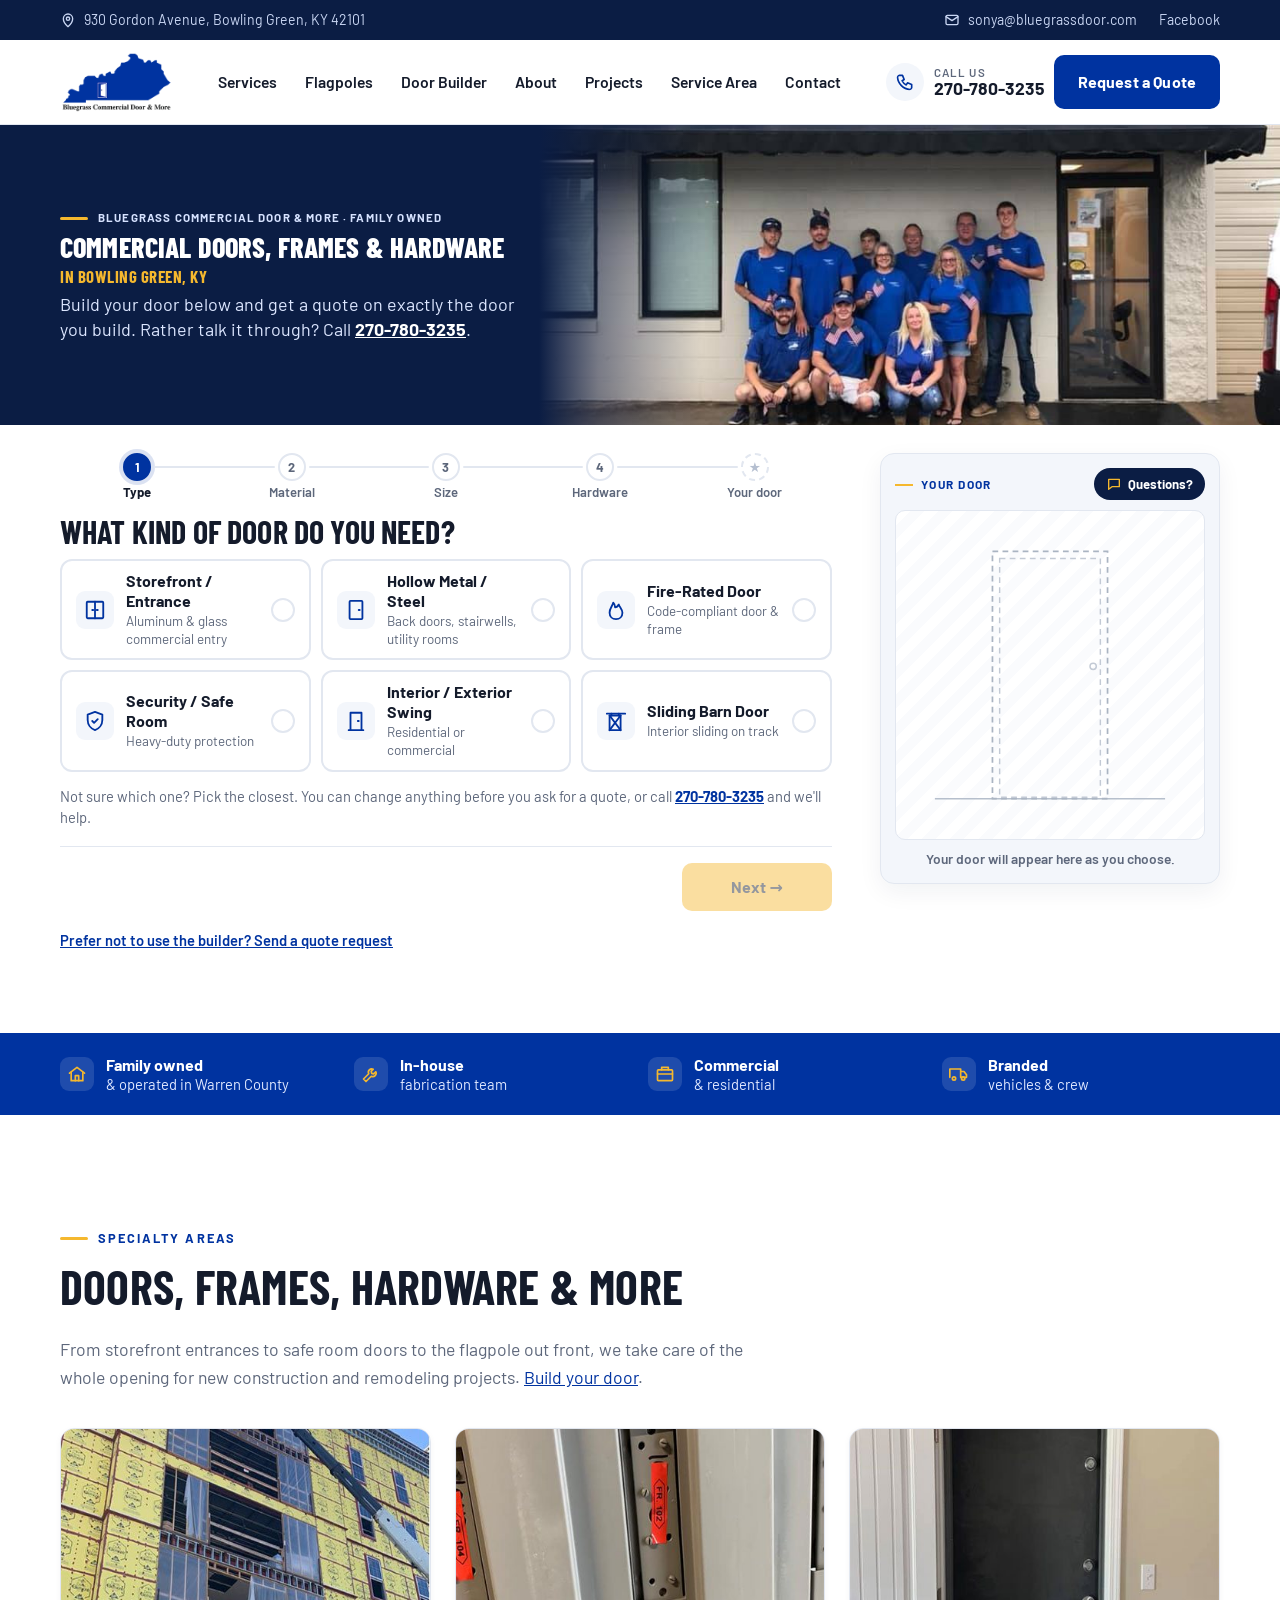
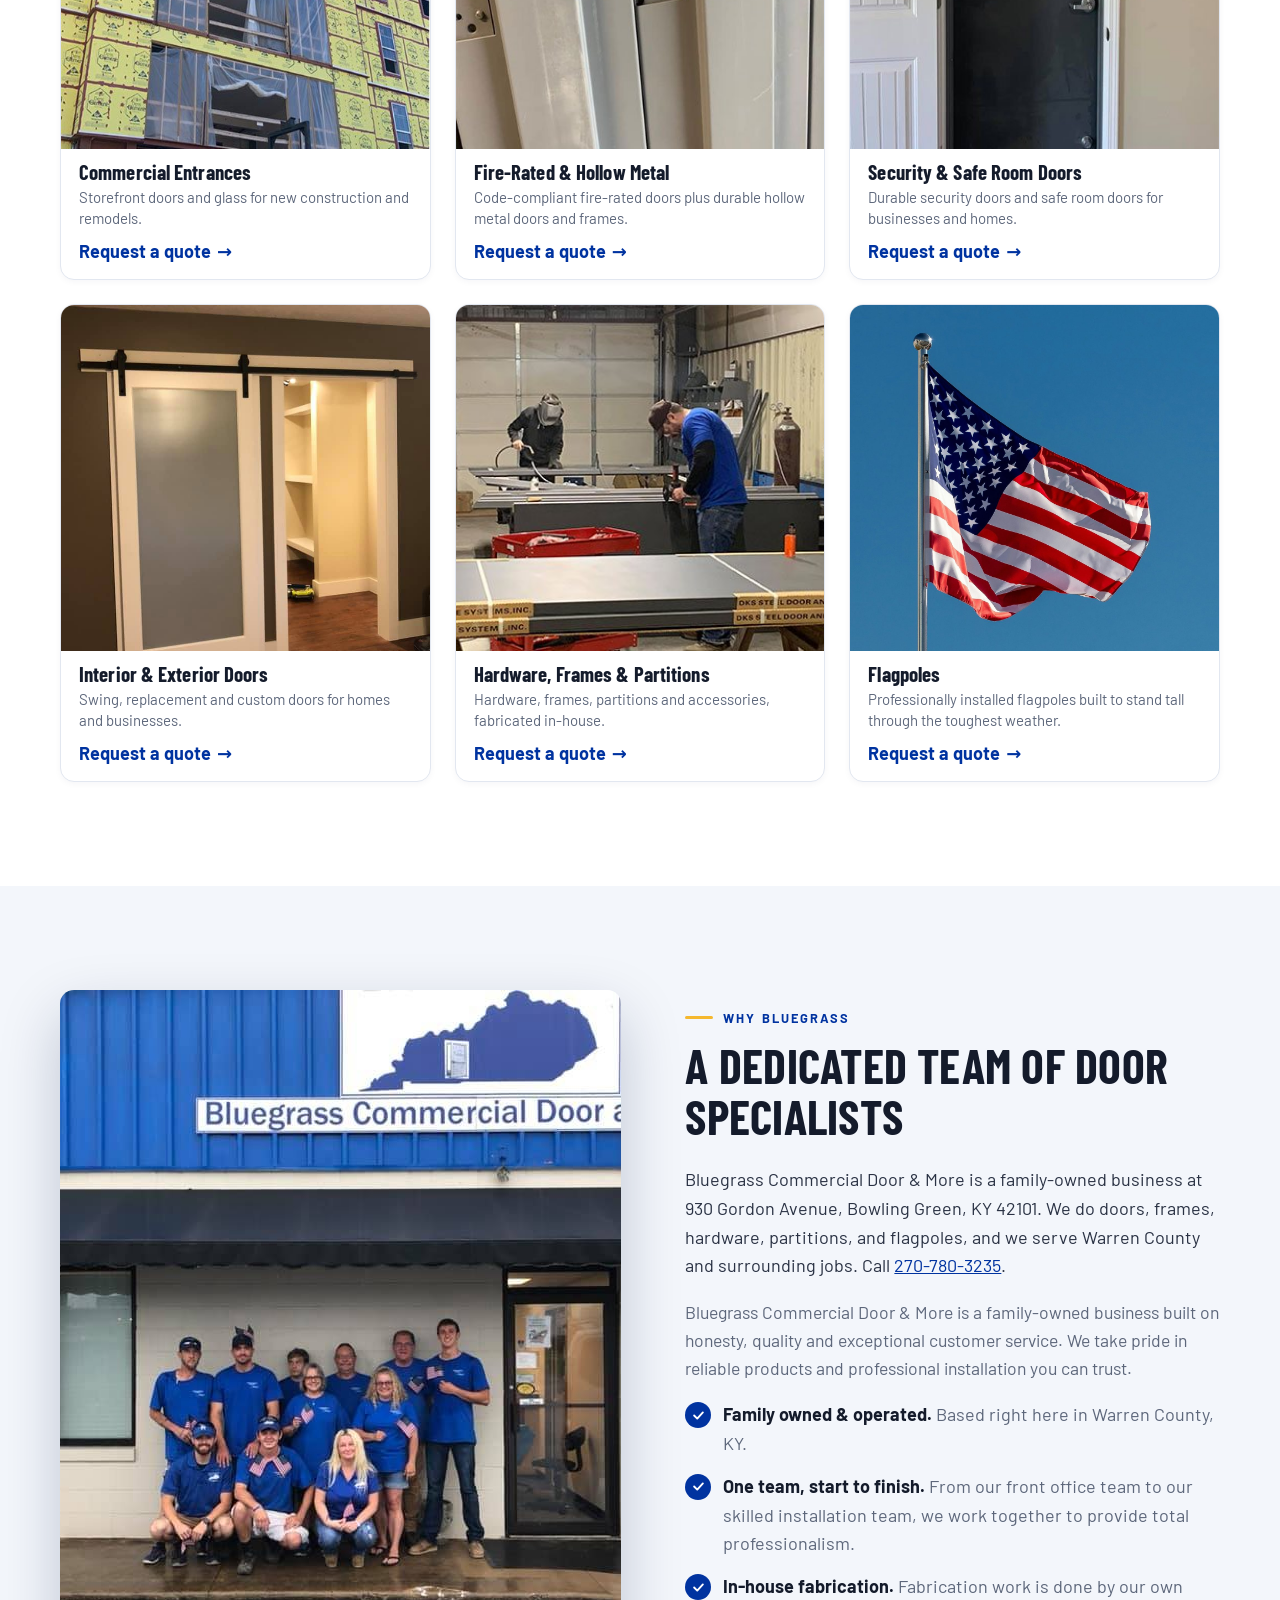
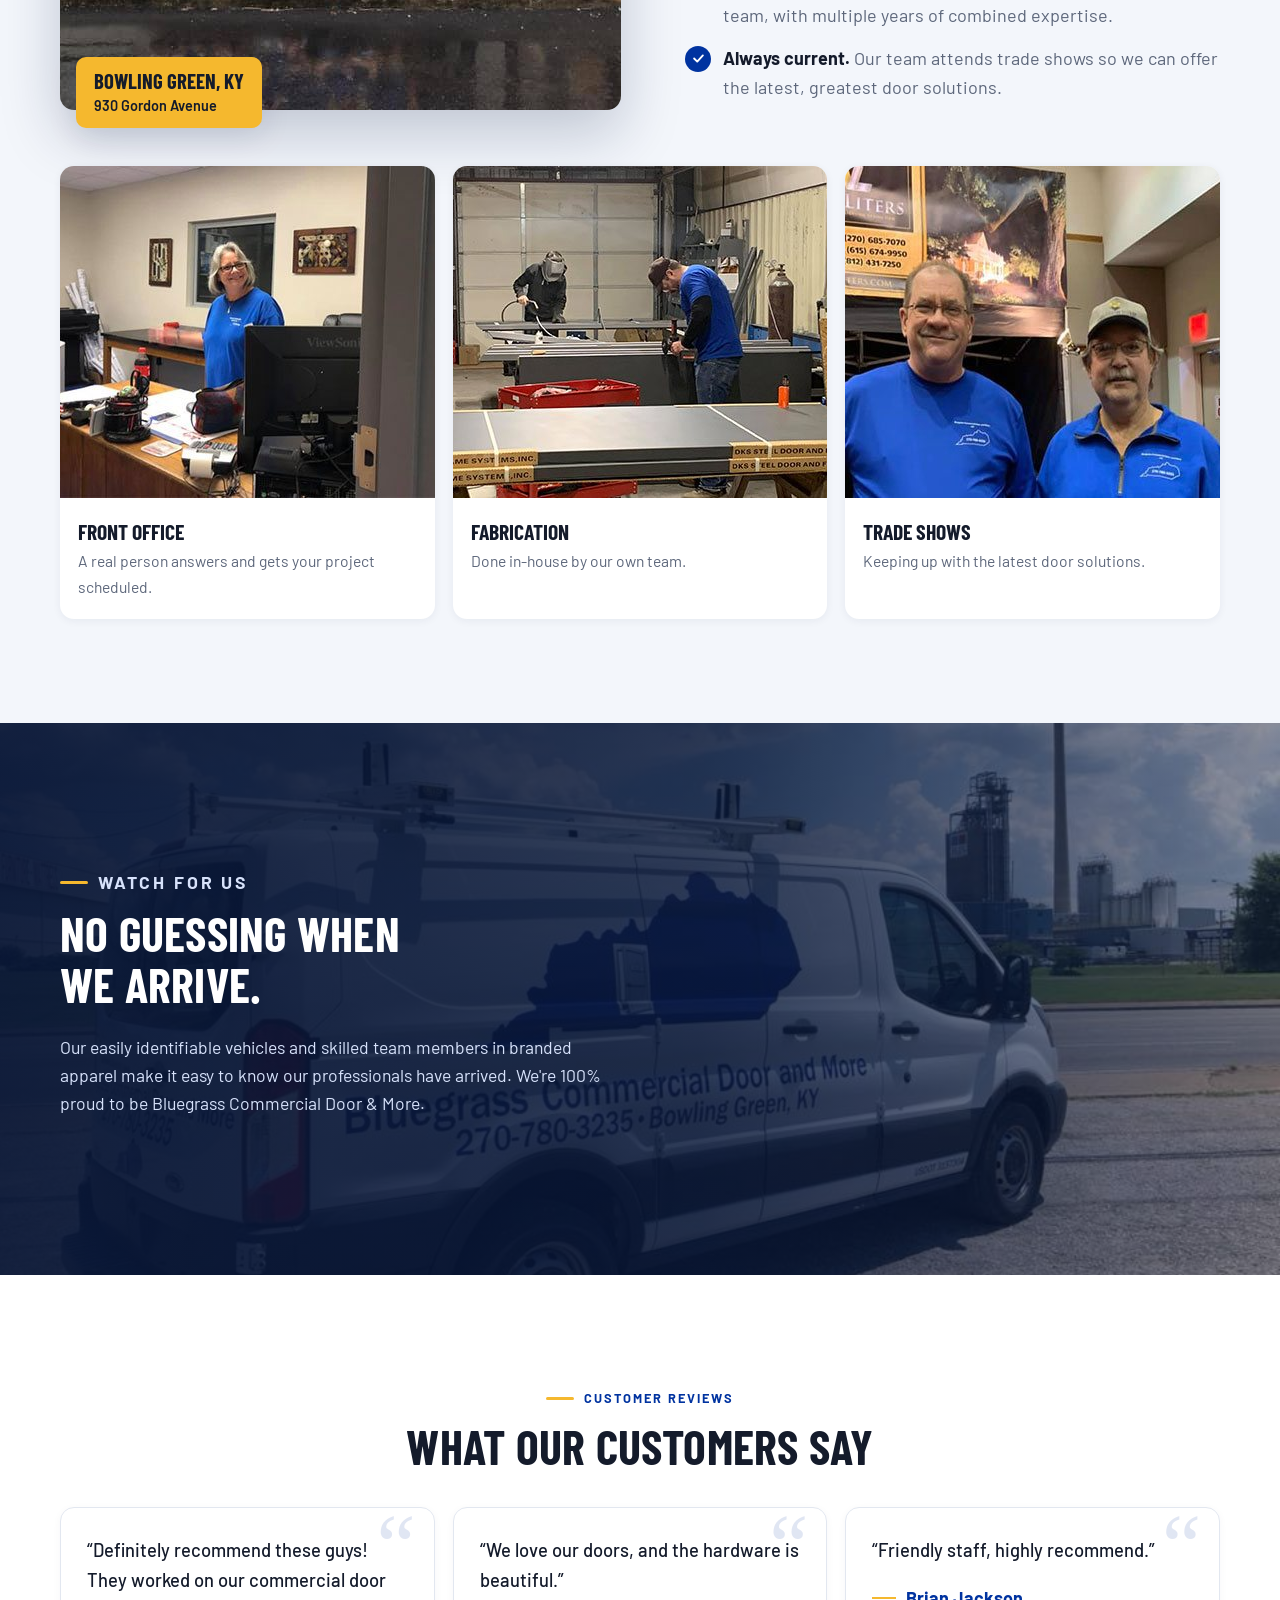
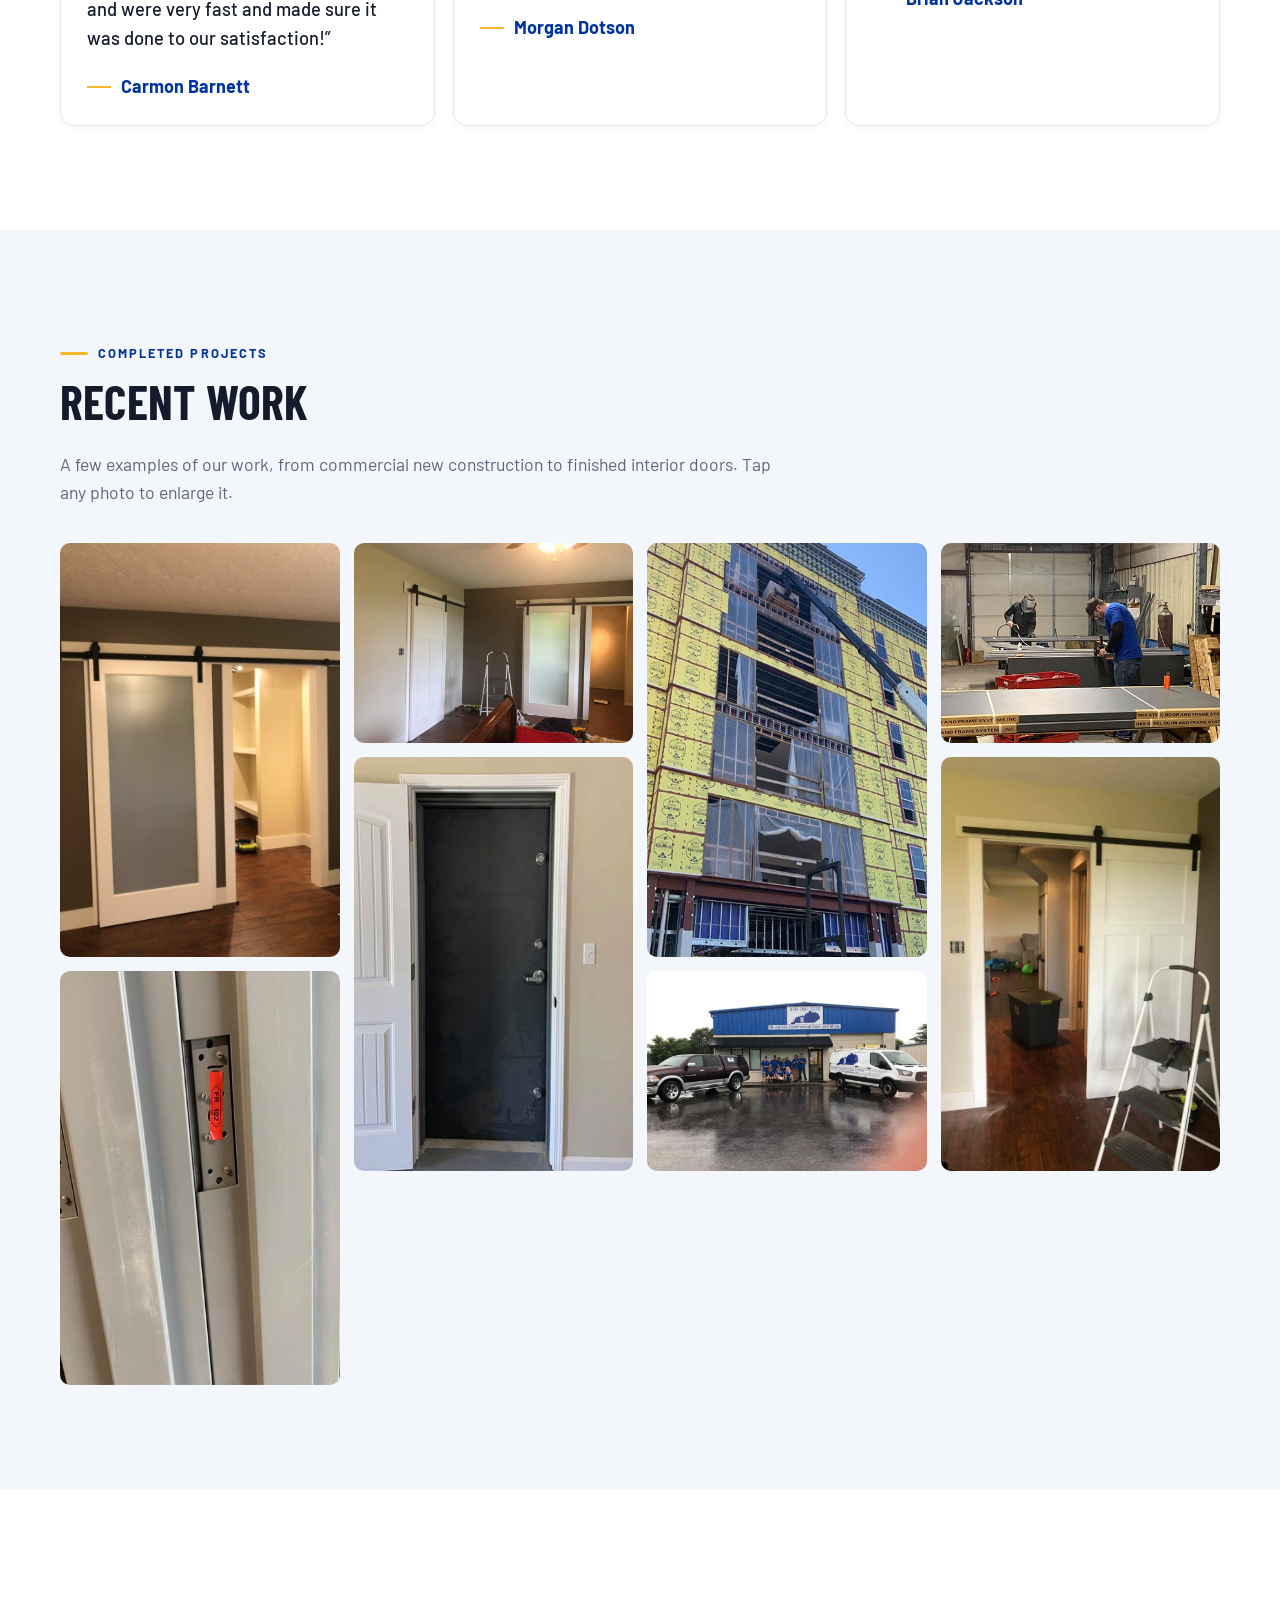
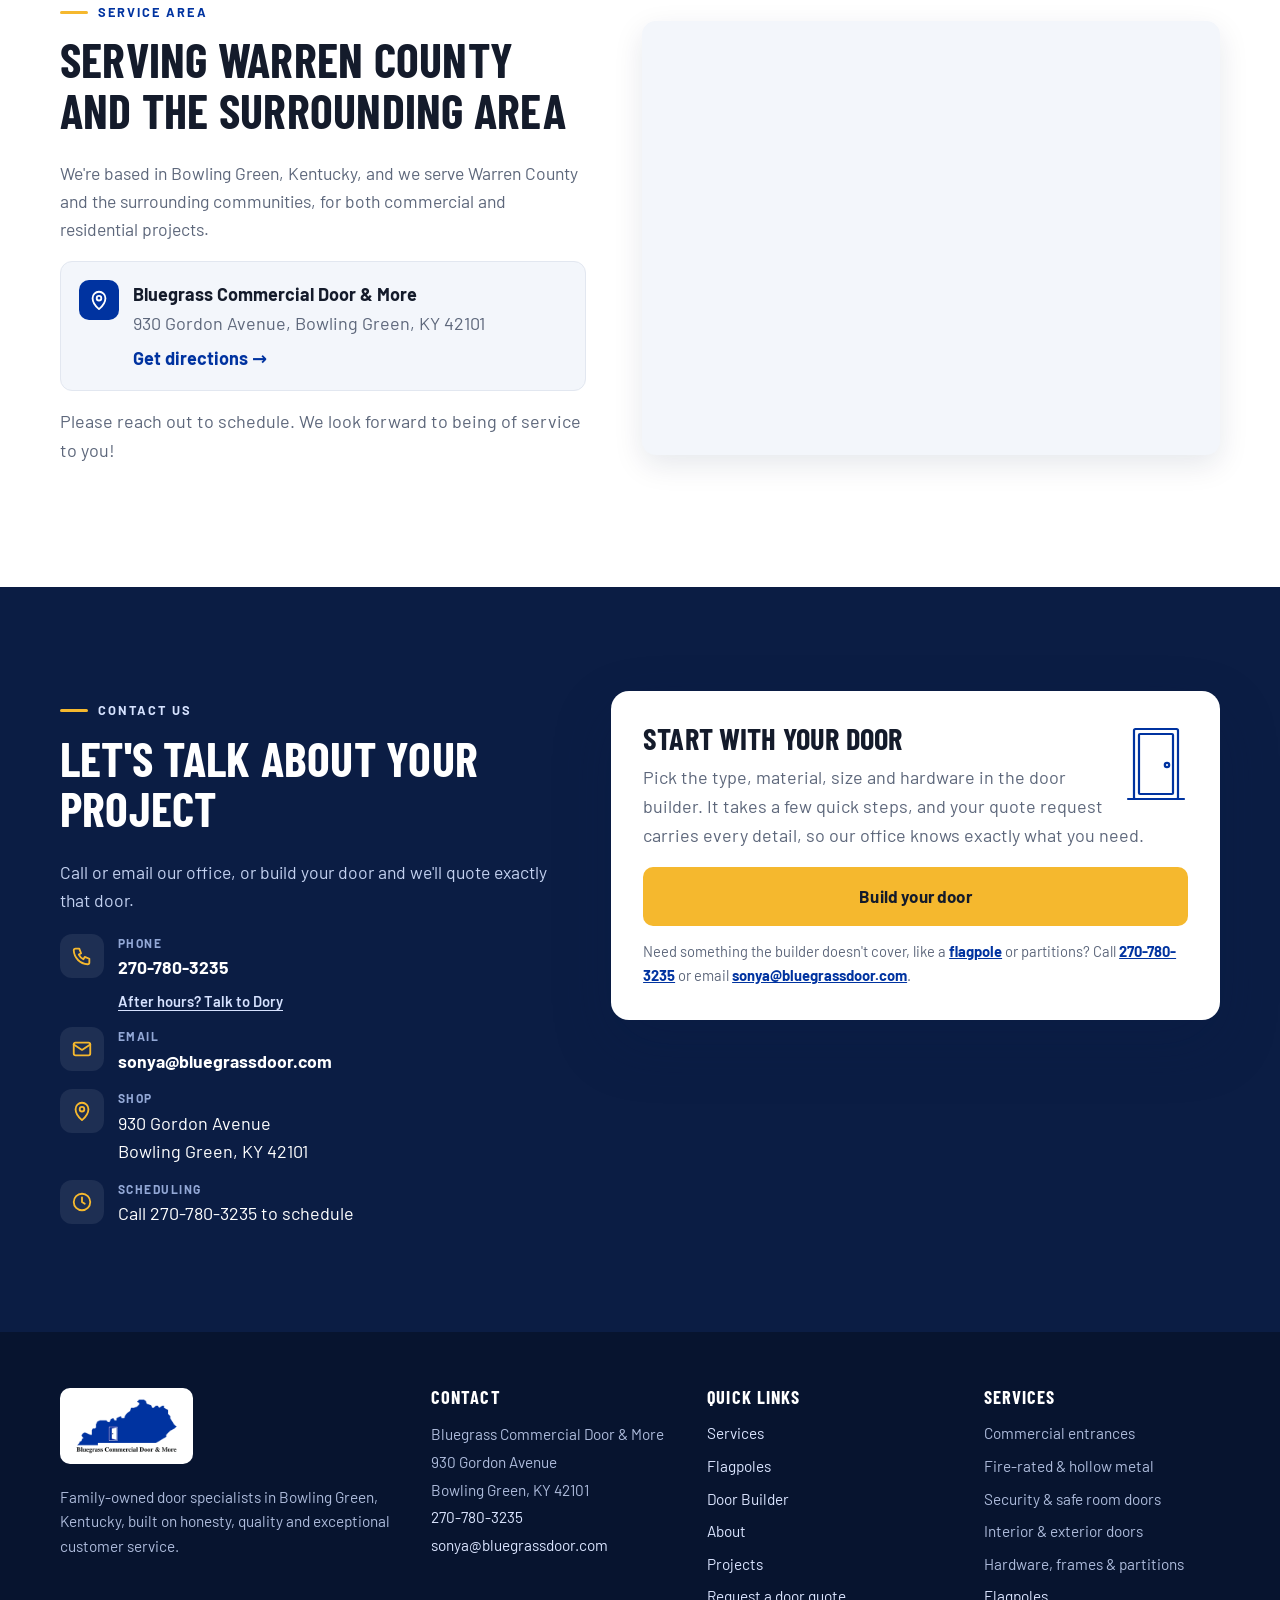
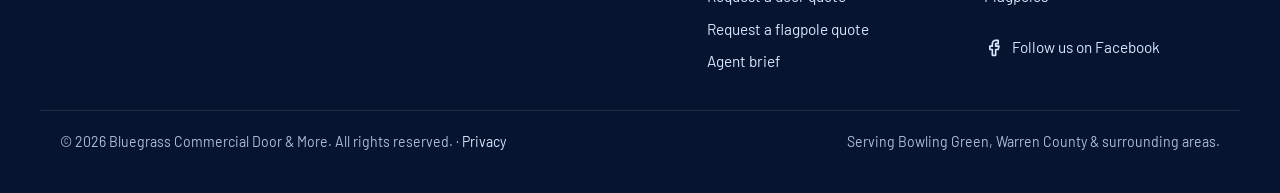
<file: index.html>
<!DOCTYPE html>
<html lang="en">
<head>
  <meta charset="utf-8">
  <meta name="viewport" content="width=device-width, initial-scale=1, viewport-fit=cover">
  <meta name="robots" content="noindex,nofollow">
  <title>Commercial Doors, Frames &amp; Hardware in Bowling Green, KY | Bluegrass Commercial Door &amp; More</title>
  <meta name="description" content="Bluegrass Commercial Door &amp; More is a family-owned business at 930 Gordon Avenue, Bowling Green, KY 42101. We do doors, frames, hardware, partitions, and flagpoles, and we serve Warren County and surrounding jobs. Call 270-780-3235.">
  <meta name="theme-color" content="#0033A0">
  <meta property="og:type" content="website">
  <meta property="og:site_name" content="Bluegrass Commercial Door &amp; More">
  <meta property="og:title" content="Commercial Doors, Frames &amp; Hardware in Bowling Green, KY | Bluegrass Commercial Door &amp; More">
  <meta property="og:description" content="Bluegrass Commercial Door &amp; More is a family-owned business at 930 Gordon Avenue, Bowling Green, KY 42101. We do doors, frames, hardware, partitions, and flagpoles, and we serve Warren County and surrounding jobs. Call 270-780-3235.">
  <meta property="og:image" content="images/crew-hero-enhanced.jpg">
  <meta property="og:image:alt" content="The Bluegrass Commercial Door &amp; More crew in blue company shirts in front of the shop in Bowling Green, Kentucky">
  <link rel="describedby" href="llms.txt" type="text/plain" title="Agent brief">
  <link rel="icon" href="images/favicon-32.png" sizes="32x32">
  <link rel="icon" href="images/favicon-192.png" sizes="192x192">
  <link rel="apple-touch-icon" href="images/apple-touch-icon.png">
  <link rel="stylesheet" href="fonts/fonts.css">
  <link rel="preload" as="image" href="images/crew-hero-enhanced.jpg" media="(max-width: 1023px)">
  <link rel="preload" as="image" href="images/crew-hero-desktop.jpg" media="(min-width: 1024px)">
  <link rel="stylesheet" href="styles.css?v=cc17">
  <link rel="stylesheet" href="door-preview.css?v=viz2">
  <link rel="stylesheet" href="door-visualize.css?v=viz2">
  <script type="application/ld+json">
  {
    "@context": "https://schema.org",
    "@type": "LocalBusiness",
    "name": "Bluegrass Commercial Door & More",
    "telephone": "+1-270-780-3235",
    "url": "https://bluegrassdoor.com/",
    "address": {
      "@type": "PostalAddress",
      "streetAddress": "930 Gordon Avenue",
      "addressLocality": "Bowling Green",
      "addressRegion": "KY",
      "postalCode": "42101",
      "addressCountry": "US"
    }
  }
  </script>
  <script src="track.js?v=priv1" defer></script>
</head>
<body>
  <a class="skip" href="#main">Skip to content</a>

  <!-- Utility bar (desktop) -->
  <div class="topbar">
    <div class="wrap topbar__inner">
      <span class="topbar__item">
        <svg aria-hidden="true" viewBox="0 0 24 24"><path d="M12 22s7-6.1 7-12a7 7 0 1 0-14 0c0 5.9 7 12 7 12z"/><circle cx="12" cy="10" r="2.5"/></svg>
        930 Gordon Avenue, Bowling Green, KY 42101
      </span>
      <span class="topbar__item topbar__right">
        <a href="mailto:sonya@bluegrassdoor.com">
          <svg aria-hidden="true" viewBox="0 0 24 24"><rect x="3" y="5" width="18" height="14" rx="2"/><path d="m3 7 9 6 9-6"/></svg>
          sonya@bluegrassdoor.com
        </a>
        <a href="https://www.facebook.com/bluegrasscommericaldoor" target="_blank" rel="noopener">Facebook</a>
      </span>
    </div>
  </div>

  <header class="header" id="top">
    <div class="wrap header__inner">
      <a class="brand" href="#top" aria-label="Bluegrass Commercial Door &amp; More home">
        <img src="images/logo.png" width="270" height="144" alt="Bluegrass Commercial Door &amp; More logo">
      </a>
      <nav class="nav" id="site-nav" aria-label="Main">
        <ul class="nav__list">
          <li><a href="#services">Services</a></li>
          <li><a href="flagpoles.html">Flagpoles</a></li>
          <li><a href="#builder" data-to-builder>Door Builder</a></li>
          <li><a href="#about">About</a></li>
          <li><a href="#projects">Projects</a></li>
          <li><a href="#area">Service Area</a></li>
          <li><a href="#contact">Contact</a></li>
        </ul>
        <div class="nav__mobile-extra">
          <a class="btn btn--primary btn--block" href="tel:+12707803235">
            <svg aria-hidden="true" viewBox="0 0 24 24"><path d="M5 4h4l2 5-2.5 1.5a11 11 0 0 0 5 5L15 13l5 2v4a2 2 0 0 1-2 2A16 16 0 0 1 3 6a2 2 0 0 1 2-2"/></svg>
            Call 270-780-3235
          </a>
          <a class="btn btn--outline btn--block" href="#builder" data-to-builder>Request a Quote</a>
          <p class="nav__addr">930 Gordon Avenue<br>Bowling Green, KY 42101</p>
        </div>
      </nav>
      <div class="header__actions">
        <a class="header__phone" href="tel:+12707803235">
          <svg aria-hidden="true" viewBox="0 0 24 24"><path d="M5 4h4l2 5-2.5 1.5a11 11 0 0 0 5 5L15 13l5 2v4a2 2 0 0 1-2 2A16 16 0 0 1 3 6a2 2 0 0 1 2-2"/></svg>
          <span><small>Call us</small>270-780-3235</span>
        </a>
        <a class="btn btn--primary header__cta" href="#builder" data-to-builder>Request a Quote</a>
        <button class="menu-toggle" type="button" aria-controls="site-nav" aria-expanded="false" aria-label="Open menu">
          <span></span><span></span><span></span>
        </button>
      </div>
    </div>
  </header>

  <main id="main">
    <!-- OPENING: crew photo, then the door builder -->
    <section class="hb" id="builder" aria-labelledby="hero-title">
      <div class="hb__band">
        <div class="hb__photo">
          <picture>
            <source media="(min-width: 1024px)" srcset="images/crew-hero-desktop.jpg">
            <img src="images/crew-hero-enhanced.jpg" width="1920" height="1440" fetchpriority="high" alt="The Bluegrass Commercial Door &amp; More crew in blue company shirts in front of the shop in Bowling Green, Kentucky">
          </picture>
        </div>
        <div class="wrap hb__intro">
          <p class="eyebrow eyebrow--light">Bluegrass Commercial Door &amp; More<span class="hb__eb-extra"> &middot; Family owned</span></p>
          <h1 id="hero-title">Commercial doors, frames &amp; hardware <span>in Bowling Green, KY</span></h1>
          <p class="hb__promise">Build your door below and get a quote on exactly the door you build.<span class="hb__call"> Rather talk it through? Call <a href="tel:+12707803235">270-780-3235</a>.</span></p>
        </div>
      </div>

      <div class="wrap builder-flow__work" id="door-builder" data-view="steps">
        <div class="builder-flow__main">
          <!-- 1. the steps -->
          <div class="bview bview--steps" data-panel="steps">
            <div class="bsteps__top">
              <p class="bdoor" id="door-label" hidden></p>
              <ol class="bprog" id="builder-progress" aria-label="Door builder steps"></ol>
            </div>

            <div class="builder__panel" data-step="1">
              <h2 class="bq" tabindex="-1">What kind of door do you need?</h2>
              <div class="opts opts--type" data-field="type" role="radiogroup" aria-label="Door type"></div>
              <p class="bhelp">Not sure which one? Pick the closest. You can change anything before you ask for a quote, or call <a href="tel:+12707803235">270-780-3235</a> and we'll help.</p>
            </div>
            <div class="builder__panel" data-step="2" hidden>
              <h2 class="bq" tabindex="-1">Which material?</h2>
              <p class="builder__hint">Not sure? Pick &ldquo;Recommend for me&rdquo; and we'll suggest the right fit.</p>
              <div class="opts" data-field="material" role="radiogroup" aria-label="Material"></div>
            </div>
            <div class="builder__panel" data-step="3" hidden>
              <h2 class="bq" tabindex="-1">What size is the opening?</h2>
              <p class="builder__hint">Not sure? Pick &ldquo;Not sure&rdquo; and we'll measure.</p>
              <div class="opts" data-field="size" role="radiogroup" aria-label="Size"></div>
              <div class="custom-size" id="custom-size" hidden>
                <label>Width (inches)<input type="number" inputmode="numeric" min="12" max="240" id="size-w" placeholder="36" aria-describedby="size-err"></label>
                <span aria-hidden="true">&times;</span>
                <label>Height (inches)<input type="number" inputmode="numeric" min="12" max="240" id="size-h" placeholder="84" aria-describedby="size-err"></label>
                <input type="hidden" id="size-q" value="1">
                <p class="field__err" id="size-err">Enter a width and a height from 12 to 240 inches.</p>
              </div>
            </div>
            <div class="builder__panel" data-step="4" hidden>
              <h2 class="bq" tabindex="-1">Hardware &amp; options</h2>
              <p class="builder__hint">Choose all that apply. Not sure? Pick &ldquo;Recommend for me.&rdquo;</p>
              <div class="opts opts--multi" data-field="hardware" aria-label="Hardware"></div>
            </div>

            <div class="builder__notice" id="builder-notice" role="status" aria-live="polite" hidden></div>
            <p class="sr-only" id="builder-live" aria-live="polite"></p>
            <div class="builder__nav">
              <button class="btn btn--text" type="button" id="b-back" hidden>&larr; Back</button>
              <button class="btn btn--text" type="button" id="b-cancel" hidden>Back to my doors</button>
              <button class="btn btn--outline" type="button" id="b-save" hidden>Save changes</button>
              <button class="btn btn--accent" type="button" id="b-next" disabled>Next &rarr;</button>
            </div>
          </div>

          <!-- 2. the finished build -->
          <div class="bview bview--built" data-panel="built" hidden>
            <div class="built__head">
              <p class="eyebrow">Your build</p>
              <h2 id="built-title" tabindex="-1">Your door is ready for quote.</h2>
              <p class="built__lead" id="built-lead">This is exactly what you built. Look it over, then get a quote on it.</p>
            </div>
            <p class="built__banner" id="built-banner" hidden></p>
            <ol class="doors" id="door-list" aria-labelledby="built-title"></ol>
            <div class="built__add">
              <button class="btn btn--outline" type="button" id="b-add"><span aria-hidden="true" class="plus">+</span> Add another door</button>
              <p class="built__fine">Several openings on one job? Add each door, or change &ldquo;How many&rdquo; for identical ones. They all go into one quote request.</p>
            </div>
            <section class="codes" id="codes" aria-labelledby="codes-title">
              <h3 class="codes__title" id="codes-title"><span class="codes__i" aria-hidden="true">i</span>Local &amp; state code: worth checking</h3>
              <p class="codes__lead">A few things your inspector may look at for these doors, each with the code section and a link to the source. Worth checking with your inspector or our office. <strong>Suggestions only. Your local inspector has the final say.</strong></p>
              <div class="codes__ctl">
                <div class="codes__field">
                  <label for="code-juris">Where&rsquo;s the job?</label>
                  <select id="code-juris"></select>
                  <div class="codes__place" id="code-place-wrap" hidden>
                    <label for="code-place">Zip code or the place the door will be installed</label>
                    <input id="code-place" type="text" inputmode="text" maxlength="80" autocomplete="off" aria-describedby="code-juris-hint">
                  </div>
                  <p class="codes__hint" id="code-juris-hint">Most of our jobs are in Warren County, KY. Change it if your project is elsewhere.</p>
                </div>
                <div class="codes__field">
                  <span class="codes__label" id="code-use-label">Business or home?</span>
                  <div class="codes__use" role="group" aria-labelledby="code-use-label">
                    <button type="button" data-use="business" aria-pressed="false">Business</button>
                    <button type="button" data-use="home" aria-pressed="false">Home</button>
                  </div>
                  <p class="codes__hint" id="code-use-hint"></p>
                </div>
              </div>
              <p class="codes__miss" id="code-miss" hidden></p>
              <ul class="codes__list" id="code-list"></ul>
              <button type="button" class="btn btn--text codes__more" id="code-more" aria-controls="code-list" hidden></button>
              <p class="sr-only" id="code-live" aria-live="polite"></p>
            </section>
            <div class="built__cta">
              <p class="built__count" id="built-count">1 door, ready to quote</p>
              <button class="btn btn--accent btn--lg" type="button" id="b-quote"><span id="b-quote-text">Get a quote on this door</span> <span aria-hidden="true">&rarr;</span></button>
            </div>
            <p class="sr-only" id="built-live" aria-live="polite"></p>
          </div>

          <!-- 3. the quote request, in place -->
          <div class="bview bview--quote" data-panel="quote" hidden>
            <div class="qhead">
              <button class="btn btn--text qback" type="button" id="q-back">&larr; <span id="q-back-text">Back to my door</span></button>
              <h2 id="quote-title" tabindex="-1">Get a quote on this door</h2>
              <p class="qlead">Tell us how to reach you. <span id="q-lead-doors">Your door is attached</span> exactly as you built it.</p>
            </div>
            <div class="qwrap">
              <div class="qmain">
                <form class="qform" id="quote-form" novalidate>
                  <div class="field-row">
                    <div class="field">
                      <label for="q-name">Your name <span class="req" aria-hidden="true">*</span></label>
                      <input id="q-name" name="name" type="text" autocomplete="name" required aria-required="true" maxlength="80">
                      <p class="field__err" id="q-name-err">Please enter your name.</p>
                    </div>
                    <div class="field">
                      <label for="q-company">Company <span class="opt-l">(optional)</span></label>
                      <input id="q-company" name="company" type="text" autocomplete="organization" maxlength="80">
                    </div>
                  </div>
                  <fieldset class="field-set" id="q-reach" aria-describedby="q-reach-err">
                    <legend>How should we reach you? <span class="req" aria-hidden="true">*</span> <span class="legend-sub">A phone number or an email, whichever you prefer.</span></legend>
                    <div class="field-row">
                      <div class="field">
                        <label for="q-phone">Phone</label>
                        <input id="q-phone" name="phone" type="tel" autocomplete="tel" inputmode="tel" maxlength="40">
                      </div>
                      <div class="field">
                        <label for="q-email">Email</label>
                        <input id="q-email" name="email" type="email" autocomplete="email" maxlength="120">
                      </div>
                    </div>
                    <p class="field__err" id="q-reach-err">Please give us a phone number or an email address.</p>
                  </fieldset>
                  <div class="field-row">
                    <div class="field">
                      <label for="q-addr">Project address or city</label>
                      <input id="q-addr" name="address" type="text" autocomplete="street-address" maxlength="160" placeholder="e.g. 1200 Main St, Bowling Green">
                    </div>
                    <div class="field">
                      <label for="q-when">Timeline</label>
                      <select id="q-when" name="timeline">
                        <option value="">Choose one (optional)</option>
                        <option>As soon as possible</option>
                        <option>Within 1 month</option>
                        <option>1&ndash;3 months</option>
                        <option>Planning / bidding</option>
                      </select>
                    </div>
                  </div>
                  <div class="field">
                    <label for="q-msg">Anything else we should know? <span class="opt-l">(optional)</span></label>
                    <textarea id="q-msg" name="notes" rows="3" maxlength="1000" placeholder="e.g. replacing an existing storefront door, need it before opening day"></textarea>
                  </div>
                  <div class="q-photo" id="q-photo" hidden>
                    <label class="q-check"><input type="checkbox" id="q-photo-yes" checked> I have a photo of the new door on my building</label>
                    <p>This form can't carry the photo. Keep <strong>my-building-with-new-door.jpg</strong> from your downloads and we'll ask you for it if it helps with your quote.</p>
                  </div>
                  <button class="btn btn--accent btn--lg btn--block" type="submit" id="q-submit">Send my quote request</button>
                  <div class="q-senderr" id="q-send-err" role="alert" hidden></div>
                  <p class="quote__fine">Your <span id="q-fine-doors">door</span> and details go straight to our office. Prefer to talk? Call <a href="tel:+12707803235">270-780-3235</a>.</p>
                </form>
<p class="form-privacy" style="font-size:.85rem;opacity:.8;margin:.75rem 0 0">What you send here goes to our office to answer your request. See our <a href="privacy.html">privacy notice</a>.</p>
              </div>
              <aside class="qside" aria-labelledby="qside-title">
                <h3 id="qside-title">Attached to your request</h3>
                <ul class="qdoors" id="q-doors"></ul>
                <p class="qcodes" id="q-codes" hidden></p>
                <button class="btn btn--text qside__edit" type="button" id="q-edit">Change something</button>
              </aside>
            </div>
          </div>

          <!-- 4. request received -->
          <div class="bview bview--sent" data-panel="sent" hidden>
            <div class="sent">
              <div class="sent__icon" aria-hidden="true"><svg viewBox="0 0 24 24"><path d="m5 12 5 5 9-10"/></svg></div>
              <h2 id="sent-title" tabindex="-1">Request received<span id="sent-name"></span></h2>
              <p>Your reference is <strong class="sent__ref" id="sent-ref"></strong>. We'll be in touch.</p>
              <p class="sent__photo" id="sent-photo" hidden>Keep <strong>my-building-with-new-door.jpg</strong> from your downloads. We'll ask you for it if it helps with your quote.</p>
              <div class="sent__acts">
                <a class="btn btn--outline" href="tel:+12707803235">Call 270-780-3235</a>
              </div>
              <p class="sent__help">Questions, or something to add? Give us a call and mention your reference.</p>
              <div class="sent__links">
                <a id="sent-view" href="request.html" target="_blank" rel="noopener">See the request as our office will</a>
                <button class="btn btn--text" type="button" id="sent-back">Back to my doors</button>
                <button class="btn btn--text" type="button" id="sent-new">Start a new request</button>
              </div>
            </div>
          </div>
          <p class="builder-manual"><a href="start.html#manual">Prefer not to use the builder? Send a quote request</a></p>
        </div>

        <aside class="dp-panel builder-flow__aside" data-door-preview="a" data-header=".header" aria-label="Door preview">
          <div class="dp-sticky">
            <div class="dp-head"><p class="dp-title">Your door</p><button type="button" class="dp-ask" data-open-chat aria-label="Open help chat"><svg aria-hidden="true" viewBox="0 0 24 24"><path d="M4 5h16v11H9l-5 4z"/></svg>Questions?</button></div>
            <div class="dp-stage"><svg class="dp-svg" role="img" aria-label="Your door will appear here as you choose." viewBox="-22 -16 80 114" preserveAspectRatio="xMidYMid meet" xmlns="http://www.w3.org/2000/svg"></svg></div>
            <div class="dp-caption"><p class="dp-empty">Your door will appear here as you choose.</p></div>
            <figure class="dp-photo" hidden><img alt="" width="72" height="96" decoding="async"><figcaption></figcaption></figure>
            <p class="dp-live" role="status" aria-live="polite"></p>
          </div>
        </aside>
      </div>
    </section>

    <!-- TRUST STRIP -->
    <section class="trust" aria-label="Why customers choose us">
      <div class="wrap trust__grid">
        <div class="trust__item">
          <svg aria-hidden="true" viewBox="0 0 24 24"><path d="M3 11 12 4l9 7"/><path d="M5 10v10h14V10"/><path d="M10 20v-6h4v6"/></svg>
          <span><strong>Family owned</strong>&amp; operated in Warren County</span>
        </div>
        <div class="trust__item">
          <svg aria-hidden="true" viewBox="0 0 24 24"><path d="M14.7 6.3a4 4 0 0 0-5.4 5.4L3 18l3 3 6.3-6.3a4 4 0 0 0 5.4-5.4l-2.5 2.5-2.4-.6-.6-2.4z"/></svg>
          <span><strong>In-house</strong>fabrication team</span>
        </div>
        <div class="trust__item">
          <svg aria-hidden="true" viewBox="0 0 24 24"><rect x="3" y="7" width="18" height="13" rx="1"/><path d="M8 7V4h8v3M3 12h18"/></svg>
          <span><strong>Commercial</strong>&amp; residential</span>
        </div>
        <div class="trust__item">
          <svg aria-hidden="true" viewBox="0 0 24 24"><path d="M1 16V6h13v10M14 9h4l3 4v3h-7"/><circle cx="6" cy="17.5" r="2"/><circle cx="17" cy="17.5" r="2"/></svg>
          <span><strong>Branded</strong>vehicles &amp; crew</span>
        </div>
      </div>
    </section>

    <!-- SERVICES -->
    <section class="section" id="services" aria-labelledby="services-title">
      <div class="wrap">
        <div class="section__head">
          <p class="eyebrow">Specialty areas</p>
          <h2 id="services-title">Doors, frames, hardware &amp; more</h2>
          <p class="section__lead">From storefront entrances to safe room doors to the flagpole out front, we take care of the whole opening for new construction and remodeling projects. <a href="#builder" data-to-builder>Build your door</a>.</p>
        </div>
        <div class="services">
          <article class="svc">
            <div class="svc__img"><img src="images/commercial-construction-project.jpg" width="480" height="640" loading="lazy" alt="Multi-story commercial building under construction with framed storefront openings and a crane"></div>
            <div class="svc__body">
              <h3>Commercial Entrances</h3>
              <p><span class="svc__full">Complete commercial entrance solutions, including storefront doors and glass for new construction and remodels.</span><span class="svc__short">Storefront doors and glass for new construction and remodels.</span></p>
              <a class="svc__link" href="#builder" data-build-type="storefront">Request a quote <span aria-hidden="true">&rarr;</span></a>
            </div>
          </article>
          <article class="svc">
            <div class="svc__img"><img src="images/hollow-metal-frames-closeup.jpg" width="480" height="640" loading="lazy" alt="Grey hollow metal steel door frames with hinge reinforcements and orange frame tags"></div>
            <div class="svc__body">
              <h3>Fire-Rated &amp; Hollow Metal</h3>
              <p><span class="svc__full">Code-compliant fire-rated doors and durable hollow metal doors and frames that provide safety, reliability and lasting performance.</span><span class="svc__short">Code-compliant fire-rated doors plus durable hollow metal doors and frames.</span></p>
              <a class="svc__link" href="#builder" data-build-type="fire">Request a quote <span aria-hidden="true">&rarr;</span></a>
            </div>
          </article>
          <article class="svc">
            <div class="svc__img"><img src="images/dark-steel-door-installed.jpg" width="480" height="640" loading="lazy" alt="Dark steel security door with a lever handle and multiple locking points installed in a home"></div>
            <div class="svc__body">
              <h3>Security &amp; Safe Room Doors</h3>
              <p><span class="svc__full">Durable security doors and safe room doors for businesses and homes, sized and hung to fit your opening.</span><span class="svc__short">Durable security doors and safe room doors for businesses and homes.</span></p>
              <a class="svc__link" href="#builder" data-build-type="security">Request a quote <span aria-hidden="true">&rarr;</span></a>
            </div>
          </article>
          <article class="svc">
            <div class="svc__img"><img src="images/barn-door-frosted-glass-closet.jpg" width="720" height="960" loading="lazy" alt="White sliding barn door with frosted glass on black track hardware in front of a walk-in closet"></div>
            <div class="svc__body">
              <h3>Interior &amp; Exterior Doors</h3>
              <p><span class="svc__full">Swing doors for residential and commercial projects, plus replacement doors and custom door solutions.</span><span class="svc__short">Swing, replacement and custom doors for homes and businesses.</span></p>
              <a class="svc__link" href="#builder" data-build-type="swing">Request a quote <span aria-hidden="true">&rarr;</span></a>
            </div>
          </article>
          <article class="svc">
            <div class="svc__img"><img src="images/in-house-fabrication-shop.jpg" width="500" height="332" loading="lazy" alt="Bluegrass team members welding and fabricating steel doors inside the shop"></div>
            <div class="svc__body">
              <h3>Hardware, Frames &amp; Partitions</h3>
              <p><span class="svc__full">Door hardware, frames, partitions and accessories, with fabrication work done by our own in-house team.</span><span class="svc__short">Hardware, frames, partitions and accessories, fabricated in-house.</span></p>
              <a class="svc__link" href="#builder" data-to-builder>Request a quote <span aria-hidden="true">&rarr;</span></a>
            </div>
          </article>
          <article class="svc">
            <div class="svc__img"><img class="svc__img--flag" src="images/american-flag-commercial-flagpole-framed.jpg" width="1999" height="1250" loading="lazy" alt="American flag on a commercial flagpole against a clear blue sky"></div>
            <div class="svc__body">
              <h3>Flagpoles</h3>
              <p><span class="svc__full">Proudly display your American and state flags. Our professionally installed flagpoles are built to stand tall through the toughest weather conditions.</span><span class="svc__short">Professionally installed flagpoles built to stand tall through the toughest weather.</span></p>
              <a class="svc__link" href="flagpoles.html#quote">Request a quote <span aria-hidden="true">&rarr;</span></a>
            </div>
          </article>
        </div>
      </div>
    </section>

    <!-- ABOUT / WHY US -->
    <section class="section section--soft" id="about" aria-labelledby="about-title">
      <div class="wrap about">
        <div class="about__photo">
          <img src="images/team-in-front-of-shop.jpg" width="960" height="720" loading="lazy" alt="The Bluegrass Commercial Door &amp; More team in blue company shirts in front of the shop in Bowling Green">
          <div class="about__badge">
            <strong>Bowling Green, KY</strong>
            <span>930 Gordon Avenue</span>
          </div>
        </div>
        <div class="about__copy">
          <p class="eyebrow">Why Bluegrass</p>
          <h2 id="about-title">A dedicated team of door specialists</h2>
          <p class="site-summary">Bluegrass Commercial Door &amp; More is a family-owned business at 930 Gordon Avenue, Bowling Green, KY 42101. We do doors, frames, hardware, partitions, and flagpoles, and we serve Warren County and surrounding jobs. Call <a href="tel:+12707803235">270-780-3235</a>.</p>
          <p class="section__lead">Bluegrass Commercial Door &amp; More is a family-owned business built on honesty, quality and exceptional customer service. We take pride in reliable products and professional installation you can trust.</p>
          <ul class="checks">
            <li><strong>Family owned &amp; operated.</strong> Based right here in Warren County, KY.</li>
            <li><strong>One team, start to finish.</strong> From our front office team to our skilled installation team, we work together to provide total professionalism.</li>
            <li><strong>In-house fabrication.</strong> Fabrication work is done by our own team, with multiple years of combined expertise.</li>
            <li><strong>Always current.</strong> Our team attends trade shows so we can offer the latest, greatest door solutions.</li>
          </ul>
        </div>
      </div>
      <div class="wrap pillars">
        <figure class="pillar">
          <img src="images/front-office-staff.jpg" width="500" height="332" loading="lazy" alt="Bluegrass front office team member at the front desk">
          <figcaption><strong>Front office</strong>A real person answers and gets your project scheduled.</figcaption>
        </figure>
        <figure class="pillar">
          <img src="images/in-house-fabrication-shop.jpg" width="500" height="332" loading="lazy" alt="Welding and fabrication work in the Bluegrass shop">
          <figcaption><strong>Fabrication</strong>Done in-house by our own team.</figcaption>
        </figure>
        <figure class="pillar">
          <img src="images/team-at-trade-show.jpg" width="500" height="332" loading="lazy" alt="Two Bluegrass team members at a trade show">
          <figcaption><strong>Trade shows</strong>Keeping up with the latest door solutions.</figcaption>
        </figure>
      </div>
    </section>

    <!-- WATCH FOR US -->
    <section class="fleet" aria-labelledby="fleet-title">
      <img class="fleet__bg" src="images/fleet-van-kentucky-logo.jpg" width="960" height="720" loading="lazy" alt="">
      <div class="fleet__shade" aria-hidden="true"></div>
      <div class="wrap fleet__inner">
        <p class="eyebrow eyebrow--light">Watch for us</p>
        <h2 id="fleet-title">No guessing when we arrive.</h2>
        <p>Our easily identifiable vehicles and skilled team members in branded apparel make it easy to know our professionals have arrived. We're 100% proud to be Bluegrass Commercial Door &amp; More.</p>
      </div>
    </section>

    <!-- REVIEWS -->
    <section class="section" id="reviews" aria-labelledby="reviews-title">
      <div class="wrap">
        <div class="section__head section__head--center">
          <p class="eyebrow">Customer reviews</p>
          <h2 id="reviews-title">What our customers say</h2>
        </div>
        <div class="reviews">
          <blockquote class="review">
            <p>&ldquo;Definitely recommend these guys! They worked on our commercial door and were very fast and made sure it was done to our satisfaction!&rdquo;</p>
            <footer>Carmon Barnett</footer>
          </blockquote>
          <blockquote class="review">
            <p>&ldquo;We love our doors, and the hardware is beautiful.&rdquo;</p>
            <footer>Morgan Dotson</footer>
          </blockquote>
          <blockquote class="review">
            <p>&ldquo;Friendly staff, highly recommend.&rdquo;</p>
            <footer>Brian Jackson</footer>
          </blockquote>
        </div>
      </div>
    </section>

    <!-- PROJECTS -->
    <section class="section section--soft" id="projects" aria-labelledby="projects-title">
      <div class="wrap">
        <div class="section__head">
          <p class="eyebrow">Completed projects</p>
          <h2 id="projects-title">Recent work</h2>
          <p class="section__lead">A few examples of our work, from commercial new construction to finished interior doors. Tap any photo to enlarge it.</p>
        </div>
        <div class="gallery">
          <button class="gallery__item gallery__item--tall" type="button" data-full="images/barn-door-frosted-glass-closet.jpg" data-caption="Frosted glass sliding barn door on black track hardware">
            <img src="images/barn-door-frosted-glass-closet.jpg" width="720" height="960" loading="lazy" alt="Frosted glass sliding barn door on black track hardware">
          </button>
          <button class="gallery__item" type="button" data-full="images/barn-doors-bedroom-pair.jpg" data-caption="Pair of white sliding barn doors: a shaker panel and a frosted glass door">
            <img src="images/barn-doors-bedroom-pair.jpg" width="960" height="720" loading="lazy" alt="Pair of white sliding barn doors: a shaker panel and a frosted glass door">
          </button>
          <button class="gallery__item gallery__item--tall" type="button" data-full="images/commercial-construction-project.jpg" data-caption="Commercial new construction with framed storefront openings">
            <img src="images/commercial-construction-project.jpg" width="480" height="640" loading="lazy" alt="Commercial new construction with framed storefront openings">
          </button>
          <button class="gallery__item" type="button" data-full="images/in-house-fabrication-shop.jpg" data-caption="Steel door fabrication in our shop">
            <img src="images/in-house-fabrication-shop.jpg" width="500" height="332" loading="lazy" alt="Steel door fabrication in our shop">
          </button>
          <button class="gallery__item gallery__item--tall" type="button" data-full="images/dark-steel-door-installed.jpg" data-caption="Dark steel security door with multiple locking points">
            <img src="images/dark-steel-door-installed.jpg" width="480" height="640" loading="lazy" alt="Dark steel security door with multiple locking points">
          </button>
          <button class="gallery__item gallery__item--tall" type="button" data-full="images/barn-door-white-shaker.jpg" data-caption="White shaker-style sliding barn door">
            <img src="images/barn-door-white-shaker.jpg" width="720" height="960" loading="lazy" alt="White shaker-style sliding barn door">
          </button>
          <button class="gallery__item gallery__item--tall" type="button" data-full="images/hollow-metal-frames-closeup.jpg" data-caption="Hollow metal door frames">
            <img src="images/hollow-metal-frames-closeup.jpg" width="480" height="640" loading="lazy" alt="Hollow metal door frames">
          </button>
          <button class="gallery__item" type="button" data-full="images/storefront-team-and-vehicles.jpg" data-caption="Our crew and vehicles at the shop on Gordon Avenue">
            <img src="images/storefront-team-and-vehicles.jpg" width="960" height="720" loading="lazy" alt="Our crew and vehicles at the shop on Gordon Avenue">
          </button>
        </div>
      </div>
    </section>

    <!-- SERVICE AREA -->
    <section class="section" id="area" aria-labelledby="area-title">
      <div class="wrap area">
        <div class="area__copy">
          <p class="eyebrow">Service area</p>
          <h2 id="area-title">Serving Warren County and the surrounding area</h2>
          <p class="section__lead">We're based in Bowling Green, Kentucky, and we serve Warren County and the surrounding communities, for both commercial and residential projects.</p>
          <div class="area__card">
            <svg aria-hidden="true" viewBox="0 0 24 24"><path d="M12 22s7-6.1 7-12a7 7 0 1 0-14 0c0 5.9 7 12 7 12z"/><circle cx="12" cy="10" r="2.5"/></svg>
            <div>
              <strong>Bluegrass Commercial Door &amp; More</strong>
              <span>930 Gordon Avenue, Bowling Green, KY 42101</span>
              <a href="https://www.google.com/maps/dir/?api=1&amp;destination=930+Gordon+Ave,+Bowling+Green,+KY+42101" target="_blank" rel="noopener">Get directions &rarr;</a>
            </div>
          </div>
          <p class="area__note">Please reach out to schedule. We look forward to being of service to you!</p>
        </div>
        <div class="area__map">
          <iframe title="Map of 930 Gordon Avenue, Bowling Green, KY" src="https://www.google.com/maps?q=930+Gordon+Ave,+Bowling+Green,+KY+42101&amp;output=embed" loading="lazy" referrerpolicy="no-referrer-when-downgrade"></iframe>
        </div>
      </div>
    </section>

    <!-- CONTACT / QUOTE -->
    <section class="section section--navy" id="contact" aria-labelledby="contact-title">
      <div class="wrap contact">
        <div class="contact__info">
          <p class="eyebrow eyebrow--light">Contact us</p>
          <h2 id="contact-title">Let's talk about your project</h2>
          <p class="section__lead">Call or email our office, or build your door and we'll quote exactly that door.</p>
          <ul class="contact__list">
            <li>
              <svg aria-hidden="true" viewBox="0 0 24 24"><path d="M5 4h4l2 5-2.5 1.5a11 11 0 0 0 5 5L15 13l5 2v4a2 2 0 0 1-2 2A16 16 0 0 1 3 6a2 2 0 0 1 2-2"/></svg>
              <div><small>Phone</small><a href="tel:+12707803235">270-780-3235</a></div>
            </li>
            <li class="contact__after"><button type="button" data-open-call>After hours? Talk to Dory</button></li>
            <li>
              <svg aria-hidden="true" viewBox="0 0 24 24"><rect x="3" y="5" width="18" height="14" rx="2"/><path d="m3 7 9 6 9-6"/></svg>
              <div><small>Email</small><a href="mailto:sonya@bluegrassdoor.com">sonya@bluegrassdoor.com</a></div>
            </li>
            <li>
              <svg aria-hidden="true" viewBox="0 0 24 24"><path d="M12 22s7-6.1 7-12a7 7 0 1 0-14 0c0 5.9 7 12 7 12z"/><circle cx="12" cy="10" r="2.5"/></svg>
              <div><small>Shop</small>930 Gordon Avenue<br>Bowling Green, KY 42101</div>
            </li>
            <li>
              <svg aria-hidden="true" viewBox="0 0 24 24"><circle cx="12" cy="12" r="9"/><path d="M12 7v5l3 2"/></svg>
              <div><small>Scheduling</small>Call 270-780-3235 to schedule</div>
            </li>
          </ul>
        </div>

        <div class="startcard">
          <div class="startcard__art" aria-hidden="true">
            <svg viewBox="0 0 64 80"><rect x="10" y="6" width="44" height="70" rx="1.5"/><rect x="15" y="11" width="34" height="60" rx="1"/><circle cx="43" cy="42" r="2.2"/><path d="M4 76h56"/></svg>
          </div>
          <h3>Start with your door</h3>
          <p>Pick the type, material, size and hardware in the door builder. It takes a few quick steps, and your quote request carries every detail, so our office knows exactly what you need.</p>
          <a class="btn btn--accent btn--lg btn--block" href="#builder" data-to-builder>Build your door</a>
          <p class="startcard__fine">Need something the builder doesn't cover, like a <a href="flagpoles.html">flagpole</a> or partitions? Call <a href="tel:+12707803235">270-780-3235</a> or email <a href="mailto:sonya@bluegrassdoor.com">sonya@bluegrassdoor.com</a>.</p>
        </div>
      </div>
    </section>
  </main>

  <footer class="footer">
    <div class="wrap footer__grid">
      <div class="footer__brand">
        <div class="footer__logo"><img src="images/logo.png" width="270" height="144" loading="lazy" alt="Bluegrass Commercial Door &amp; More"></div>
        <p>Family-owned door specialists in Bowling Green, Kentucky, built on honesty, quality and exceptional customer service.</p>
      </div>
      <div>
        <h4>Contact</h4>
        <address>
          Bluegrass Commercial Door &amp; More<br>
          930 Gordon Avenue<br>
          Bowling Green, KY 42101<br>
          <a href="tel:+12707803235">270-780-3235</a><br>
          <a href="mailto:sonya@bluegrassdoor.com">sonya@bluegrassdoor.com</a>
        </address>
      </div>
      <div>
        <h4>Quick links</h4>
        <ul>
          <li><a href="#services">Services</a></li>
          <li><a href="flagpoles.html">Flagpoles</a></li>
          <li><a href="#builder" data-to-builder>Door Builder</a></li>
          <li><a href="#about">About</a></li>
          <li><a href="#projects">Projects</a></li>
          <li><a href="#builder" data-to-builder>Request a door quote</a></li>
          <li><a href="flagpoles.html#quote">Request a flagpole quote</a></li>
          <li><a href="llms.txt">Agent brief</a></li>
        </ul>
      </div>
      <div>
        <h4>Services</h4>
        <ul>
          <li>Commercial entrances</li>
          <li>Fire-rated &amp; hollow metal</li>
          <li>Security &amp; safe room doors</li>
          <li>Interior &amp; exterior doors</li>
          <li>Hardware, frames &amp; partitions</li>
          <li><a href="flagpoles.html">Flagpoles</a></li>
        </ul>
        <a class="footer__fb" href="https://www.facebook.com/bluegrasscommericaldoor" target="_blank" rel="noopener">
          <svg aria-hidden="true" viewBox="0 0 24 24"><path d="M14 8h3V4h-3a4 4 0 0 0-4 4v3H7v4h3v7h4v-7h3l1-4h-4V8z"/></svg>
          Follow us on Facebook
        </a>
      </div>
    </div>
    <div class="wrap footer__bottom">
      <p>&copy; <span id="year">2026</span> Bluegrass Commercial Door &amp; More. All rights reserved. &middot; <a href="privacy.html">Privacy</a></p>
      <p>Serving Bowling Green, Warren County &amp; surrounding areas.</p>
    </div>
  </footer>

  <!-- Sticky mobile action bar -->
  <div class="callbar" aria-label="Quick actions">
    <a class="callbar__call" href="tel:+12707803235">
      <svg aria-hidden="true" viewBox="0 0 24 24"><path d="M5 4h4l2 5-2.5 1.5a11 11 0 0 0 5 5L15 13l5 2v4a2 2 0 0 1-2 2A16 16 0 0 1 3 6a2 2 0 0 1 2-2"/></svg>
      Call 270-780-3235
    </a>
    <a class="callbar__quote" href="#builder" data-to-builder id="callbar-go">Get a Quote</a>
    <button class="callbar__chat" type="button" data-open-chat aria-label="Open help chat">
      <svg aria-hidden="true" viewBox="0 0 24 24"><path d="M4 5h16v11H9l-5 4z"/></svg>
    </button>
  </div>

  <!-- Help chat -->
  <div class="chat" id="chat">
    <button class="chat__fab" type="button" id="chat-open" aria-controls="chat-panel" aria-expanded="false">
      <svg aria-hidden="true" viewBox="0 0 24 24"><path d="M4 5h16v11H9l-5 4z"/></svg>
      <span>Questions?</span>
    </button>
    <section class="chat__panel" id="chat-panel" role="dialog" aria-label="Dory" hidden>
      <header class="chat__head">
        <div class="chat__avatar"><img src="images/favicon-192.png" width="40" height="40" alt=""></div>
        <div>
          <strong>Dory</strong>
          <span>We're here to help with your door questions</span>
        </div>
        <button type="button" class="chat__close" id="chat-close" aria-label="Close help chat">&times;</button>
      </header>
      <div class="chat__log" id="chat-log" aria-live="polite"></div>
      <div class="chat__chips" id="chat-chips"></div>
      <button type="button" class="chat__voice" data-open-call>Talk to Dory by voice</button>
      <form class="chat__form" id="chat-form">
        <label class="sr-only" for="chat-input">Type your question</label>
        <input id="chat-input" type="text" autocomplete="off" maxlength="600" placeholder="Type your question...">
        <button type="submit" aria-label="Send">
          <svg aria-hidden="true" viewBox="0 0 24 24"><path d="M4 12 20 4l-6 16-3-7z"/></svg>
        </button>
      </form>
    </section>
  </div>

  <div class="vline" id="vline" hidden>
    <div class="vline__card" role="dialog" aria-modal="true" aria-labelledby="vline-title">
      <p class="vline__kicker" id="vline-kicker">Calling</p>
      <h2 id="vline-title">Dory</h2>
      <p class="vline__status" id="vline-status">Bluegrass Commercial Door &amp; More</p>
      <div class="vline__rings" id="vline-rings" aria-hidden="true"><span></span><span></span><span></span></div>
      <div class="vline__captions" id="vline-captions" aria-live="polite"></div>
      <p class="vline__fallback" id="vline-fallback" hidden>Voice isn't available in this browser. You can type to Dory instead.</p>
      <div class="vline__actions">
        <button type="button" id="vline-type" hidden>Type to Dory</button>
        <button type="button" id="vline-mute" aria-pressed="false">Mute</button>
        <button type="button" id="vline-end">End</button>
      </div>
    </div>
  </div>

  <!-- Lightbox -->
  <div class="lightbox" id="lightbox" hidden role="dialog" aria-modal="true" aria-label="Project photo">
    <button class="lightbox__close" type="button" aria-label="Close photo">&times;</button>
    <figure>
      <img id="lightbox-img" src="images/barn-door-frosted-glass-closet.jpg" alt="">
      <figcaption id="lightbox-cap"></figcaption>
    </figure>
  </div>

  <script src="door-preview.js?v=dim2"></script>
  <script src="builder-rules.js?v=viz2"></script>
  <script src="door-spec.js?v=spec3"></script>
  <script src="code-checks.js?v=cc2"></script>
  <script src="app.js?v=cc9"></script>
  <script src="call-dory.js?v=cd1"></script>
  <script src="chat-place.js?v=cp2"></script>
  <script src="door-visualize.js?v=viz2"></script>
</body>
</html>
</file>
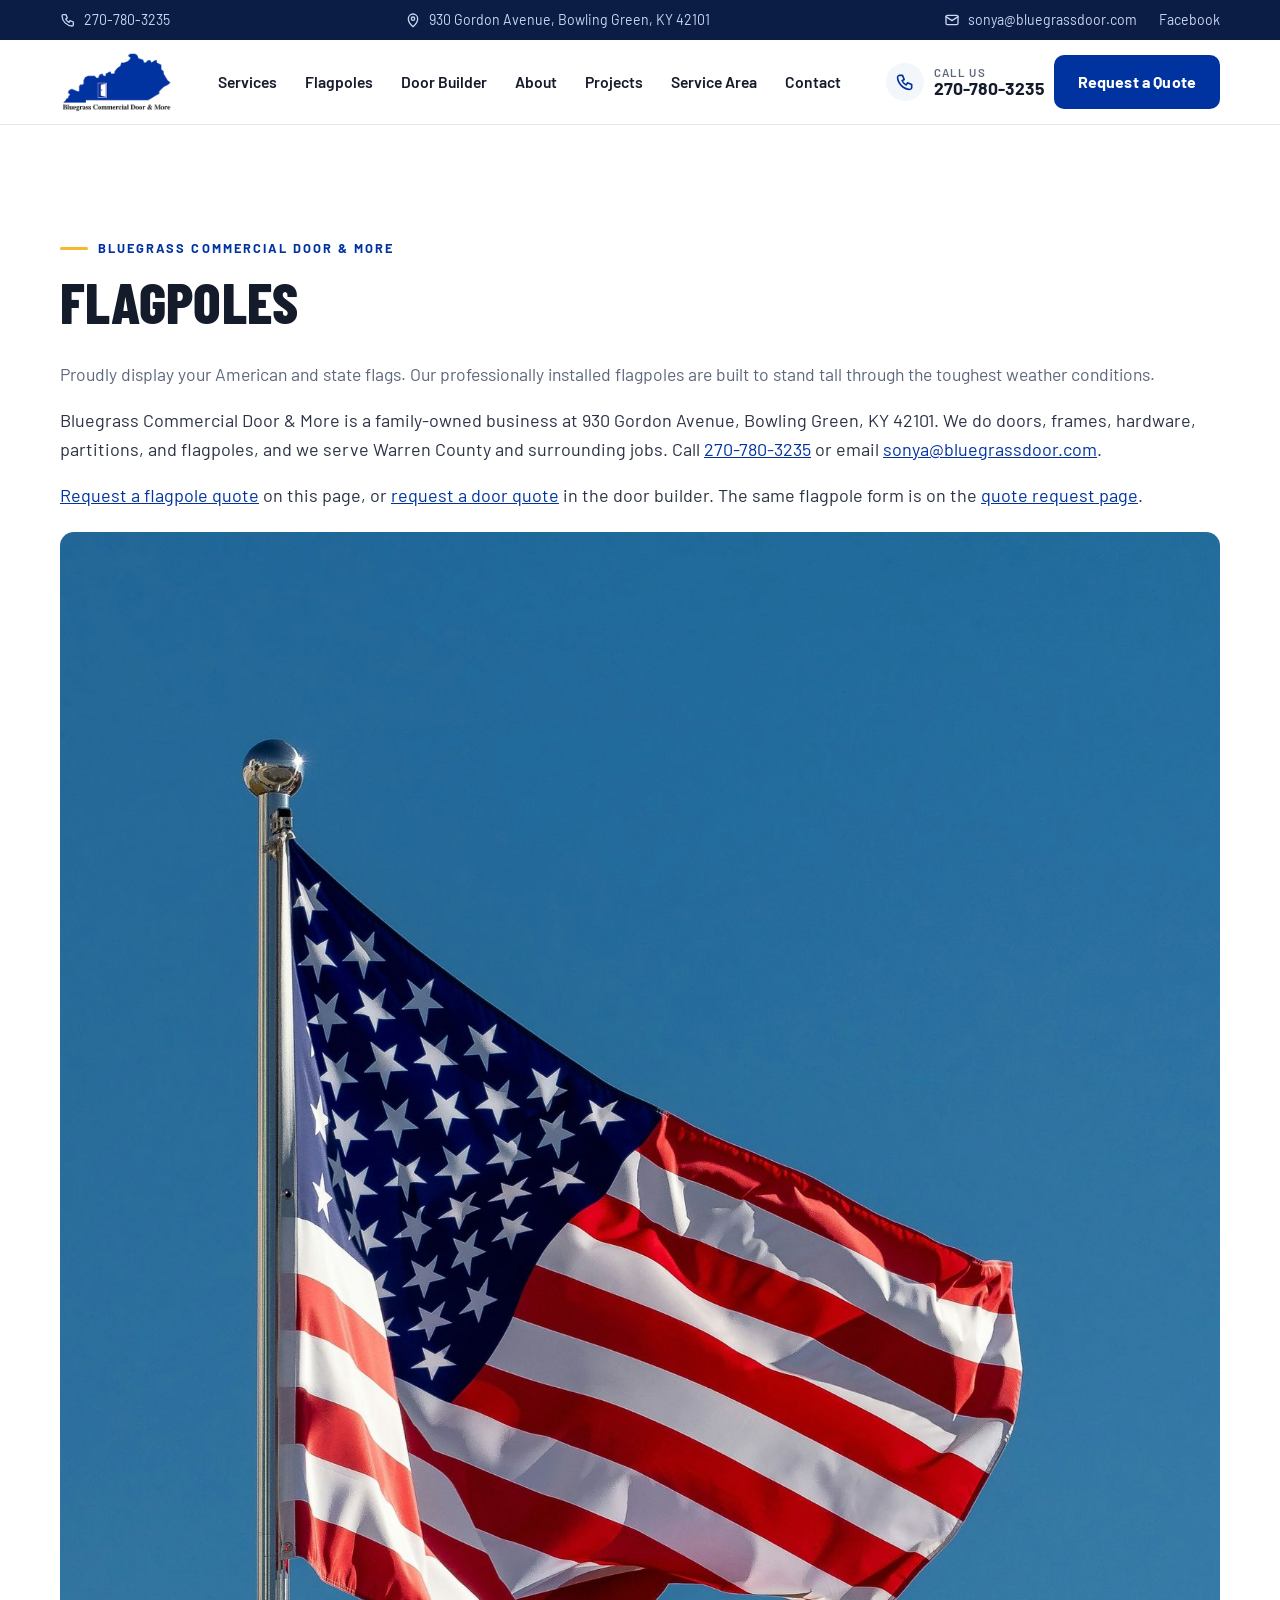
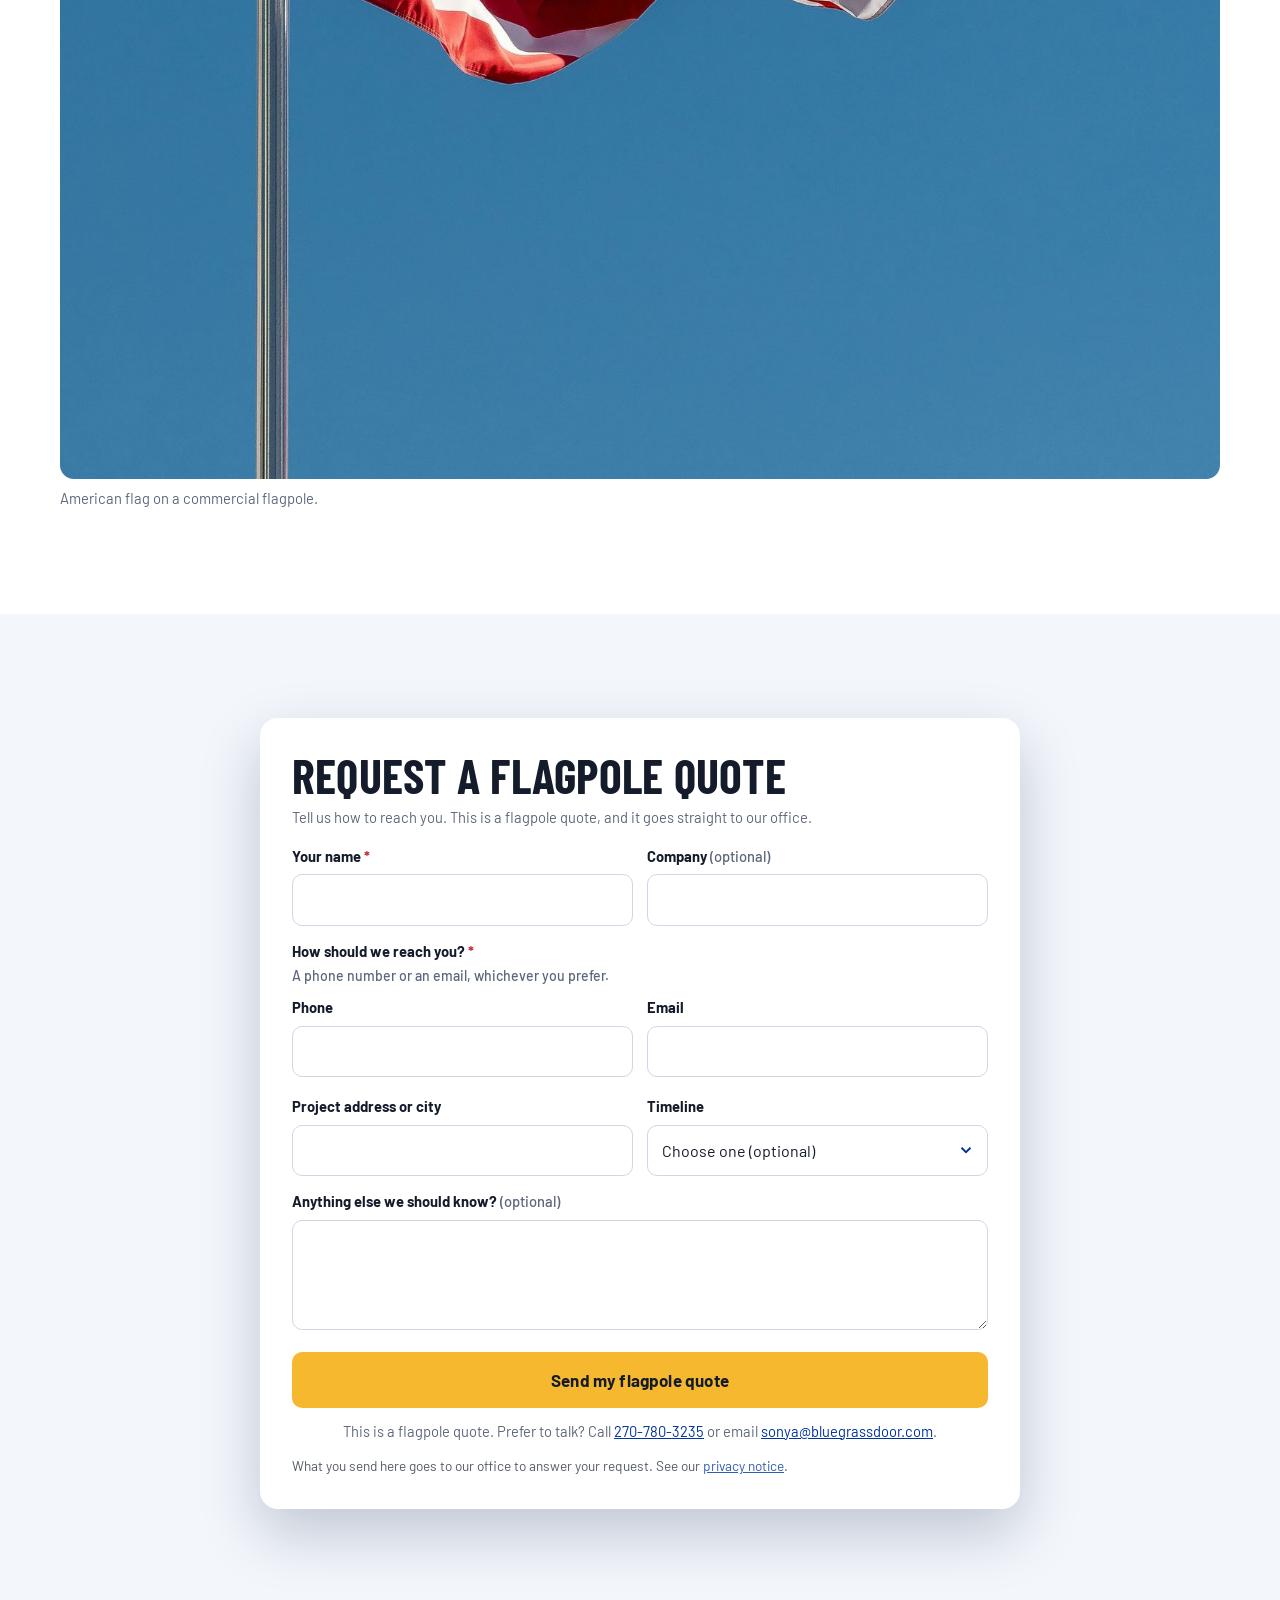
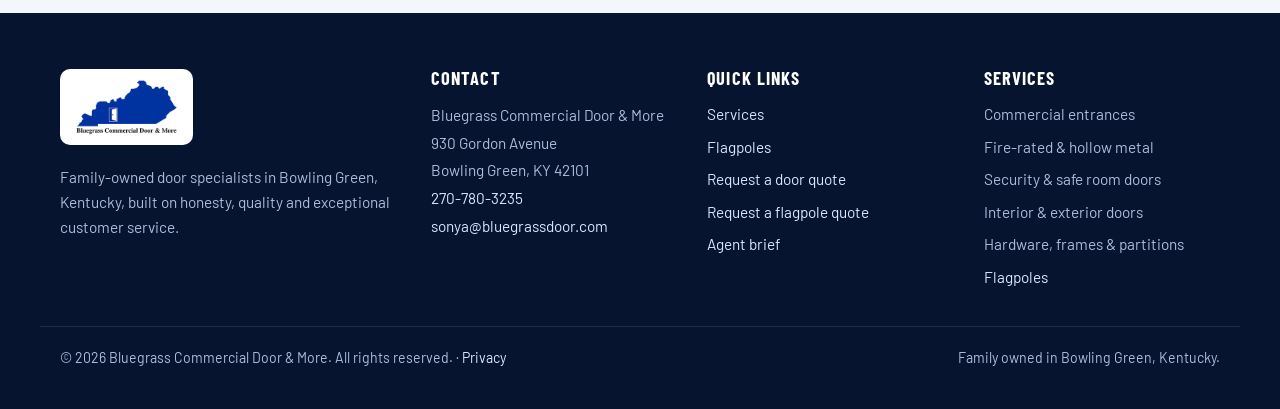
<file: flagpoles.html>
<!DOCTYPE html>
<html lang="en">
<head>
  <meta charset="utf-8">
  <meta name="viewport" content="width=device-width, initial-scale=1, viewport-fit=cover">
  <meta name="robots" content="noindex,nofollow">
  <title>Flagpoles | Bluegrass Commercial Door &amp; More</title>
  <meta name="description" content="Professionally installed flagpoles for American and state flags. Bluegrass Commercial Door &amp; More is a family-owned business at 930 Gordon Avenue, Bowling Green, KY 42101. We do doors, frames, hardware, partitions, and flagpoles, and we serve Warren County and surrounding jobs. Call 270-780-3235.">
  <meta name="theme-color" content="#0033A0">
  <meta property="og:type" content="website">
  <meta property="og:site_name" content="Bluegrass Commercial Door &amp; More">
  <meta property="og:title" content="Flagpoles | Bluegrass Commercial Door &amp; More">
  <meta property="og:description" content="Professionally installed flagpoles for American and state flags. Bluegrass Commercial Door &amp; More is a family-owned business at 930 Gordon Avenue, Bowling Green, KY 42101. We serve Warren County and surrounding jobs. Call 270-780-3235.">
  <meta property="og:image" content="images/american-flag-commercial-flagpole.jpg">
  <meta property="og:image:alt" content="American flag on a commercial flagpole against a clear blue sky">
  <link rel="describedby" href="llms.txt" type="text/plain" title="Agent brief">
  <link rel="icon" href="images/favicon-32.png" sizes="32x32">
  <link rel="icon" href="images/favicon-192.png" sizes="192x192">
  <link rel="apple-touch-icon" href="images/apple-touch-icon.png">
  <link rel="stylesheet" href="fonts/fonts.css">
  <link rel="stylesheet" href="styles.css?v=cc17">
  <link rel="stylesheet" href="flagpoles.css?v=fp2">
  <script type="application/ld+json">
  {
    "@context": "https://schema.org",
    "@type": "LocalBusiness",
    "name": "Bluegrass Commercial Door & More",
    "telephone": "+1-270-780-3235",
    "url": "https://bluegrassdoor.com/",
    "address": {
      "@type": "PostalAddress",
      "streetAddress": "930 Gordon Avenue",
      "addressLocality": "Bowling Green",
      "addressRegion": "KY",
      "postalCode": "42101",
      "addressCountry": "US"
    }
  }
  </script>
  <script src="track.js?v=priv1" defer></script>
</head>
<body>
  <a class="skip" href="#main">Skip to content</a>
  <div class="topbar">
    <div class="wrap topbar__inner">
      <span class="topbar__item">
        <svg aria-hidden="true" viewBox="0 0 24 24"><path d="M5 4h4l2 5-2.5 1.5a11 11 0 0 0 5 5L15 13l5 2v4a2 2 0 0 1-2 2A16 16 0 0 1 3 6a2 2 0 0 1 2-2"/></svg>
        <a href="tel:+12707803235">270-780-3235</a>
      </span>
      <span class="topbar__item">
        <svg aria-hidden="true" viewBox="0 0 24 24"><path d="M12 22s7-6.1 7-12a7 7 0 1 0-14 0c0 5.9 7 12 7 12z"/><circle cx="12" cy="10" r="2.5"/></svg>
        930 Gordon Avenue, Bowling Green, KY 42101
      </span>
      <span class="topbar__item topbar__right">
        <a href="mailto:sonya@bluegrassdoor.com">
          <svg aria-hidden="true" viewBox="0 0 24 24"><rect x="3" y="5" width="18" height="14" rx="2"/><path d="m3 7 9 6 9-6"/></svg>
          sonya@bluegrassdoor.com
        </a>
        <a href="https://www.facebook.com/bluegrasscommericaldoor" target="_blank" rel="noopener">Facebook</a>
      </span>
    </div>
  </div>

  <header class="header" id="top">
    <div class="wrap header__inner">
      <a class="brand" href="index.html" aria-label="Bluegrass Commercial Door &amp; More home">
        <img src="images/logo.png" width="270" height="144" alt="Bluegrass Commercial Door &amp; More logo">
      </a>
      <nav class="nav" id="site-nav" aria-label="Main">
        <ul class="nav__list">
          <li><a href="index.html#services">Services</a></li>
          <li><a href="flagpoles.html" aria-current="page">Flagpoles</a></li>
          <li><a href="index.html#builder">Door Builder</a></li>
          <li><a href="index.html#about">About</a></li>
          <li><a href="index.html#projects">Projects</a></li>
          <li><a href="index.html#area">Service Area</a></li>
          <li><a href="index.html#contact">Contact</a></li>
        </ul>
        <div class="nav__mobile-extra">
          <a class="btn btn--primary btn--block" href="tel:+12707803235">
            <svg aria-hidden="true" viewBox="0 0 24 24"><path d="M5 4h4l2 5-2.5 1.5a11 11 0 0 0 5 5L15 13l5 2v4a2 2 0 0 1-2 2A16 16 0 0 1 3 6a2 2 0 0 1 2-2"/></svg>
            Call 270-780-3235
          </a>
          <a class="btn btn--outline btn--block" href="#quote">Request a Quote</a>
          <p class="nav__addr">930 Gordon Avenue<br>Bowling Green, KY 42101</p>
        </div>
      </nav>
      <div class="header__actions">
        <a class="header__phone" href="tel:+12707803235">
          <svg aria-hidden="true" viewBox="0 0 24 24"><path d="M5 4h4l2 5-2.5 1.5a11 11 0 0 0 5 5L15 13l5 2v4a2 2 0 0 1-2 2A16 16 0 0 1 3 6a2 2 0 0 1 2-2"/></svg>
          <span><small>Call us</small>270-780-3235</span>
        </a>
        <a class="btn btn--primary header__cta" href="#quote">Request a Quote</a>
        <button class="menu-toggle" type="button" aria-controls="site-nav" aria-expanded="false" aria-label="Open menu">
          <span></span><span></span><span></span>
        </button>
      </div>
    </div>
  </header>

  <main id="main">
    <section class="section fp" aria-labelledby="fp-title">
      <div class="wrap">
        <p class="eyebrow">Bluegrass Commercial Door &amp; More</p>
        <h1 id="fp-title">Flagpoles</h1>
        <p class="section__lead">Proudly display your American and state flags. Our professionally installed flagpoles are built to stand tall through the toughest weather conditions.</p>
        <p class="site-summary">Bluegrass Commercial Door &amp; More is a family-owned business at 930 Gordon Avenue, Bowling Green, KY 42101. We do doors, frames, hardware, partitions, and flagpoles, and we serve Warren County and surrounding jobs. Call <a href="tel:+12707803235">270-780-3235</a> or email <a href="mailto:sonya@bluegrassdoor.com">sonya@bluegrassdoor.com</a>.</p>
        <p><a href="#quote">Request a flagpole quote</a> on this page, or <a href="index.html#builder">request a door quote</a> in the door builder. The same flagpole form is on the <a href="start.html#flagpole-job">quote request page</a>.</p>
        <figure class="fp-photo">
          <img src="images/american-flag-commercial-flagpole.jpg" width="1600" height="2133" alt="American flag on a commercial flagpole against a clear blue sky">
          <figcaption>American flag on a commercial flagpole.</figcaption>
        </figure>
      </div>
    </section>

    <section class="section section--soft" id="quote" aria-labelledby="fp-quote-title">
      <div class="wrap">
        <div class="quote fp-quote">
          <div id="fp-ask">
            <h2 id="fp-quote-title">Request a flagpole quote</h2>
            <p class="quote__sub">Tell us how to reach you. This is a flagpole quote, and it goes straight to our office.</p>
            <form class="qform" id="fp-form" novalidate>
              <div class="field-row">
                <div class="field">
                  <label for="fp-name">Your name <span class="req" aria-hidden="true">*</span></label>
                  <input id="fp-name" name="name" type="text" autocomplete="name" required aria-required="true" maxlength="80">
                  <p class="field__err" id="fp-name-err">Please enter your name.</p>
                </div>
                <div class="field">
                  <label for="fp-company">Company <span class="opt-l">(optional)</span></label>
                  <input id="fp-company" name="company" type="text" autocomplete="organization" maxlength="80">
                </div>
              </div>
              <fieldset class="field-set" id="fp-reach" aria-describedby="fp-reach-err">
                <legend>How should we reach you? <span class="req" aria-hidden="true">*</span> <span class="legend-sub">A phone number or an email, whichever you prefer.</span></legend>
                <div class="field-row">
                  <div class="field">
                    <label for="fp-phone">Phone</label>
                    <input id="fp-phone" name="phone" type="tel" autocomplete="tel" inputmode="tel" maxlength="40">
                  </div>
                  <div class="field">
                    <label for="fp-email">Email</label>
                    <input id="fp-email" name="email" type="email" autocomplete="email" maxlength="120">
                  </div>
                </div>
                <p class="field__err" id="fp-reach-err">Please give us a phone number or an email address.</p>
              </fieldset>
              <div class="field-row">
                <div class="field">
                  <label for="fp-addr">Project address or city</label>
                  <input id="fp-addr" name="address" type="text" autocomplete="street-address" maxlength="160">
                </div>
                <div class="field">
                  <label for="fp-when">Timeline</label>
                  <select id="fp-when" name="timeline">
                    <option value="">Choose one (optional)</option>
                    <option>As soon as possible</option>
                    <option>Within 1 month</option>
                    <option>1&ndash;3 months</option>
                    <option>Planning / bidding</option>
                  </select>
                </div>
              </div>
              <div class="field">
                <label for="fp-msg">Anything else we should know? <span class="opt-l">(optional)</span></label>
                <textarea id="fp-msg" name="notes" rows="3" maxlength="1000"></textarea>
              </div>
              <button class="btn btn--accent btn--lg btn--block" type="submit" id="fp-submit">Send my flagpole quote</button>
              <div class="q-senderr" id="fp-send-err" role="alert" hidden></div>
              <p class="quote__fine">This is a flagpole quote. Prefer to talk? Call <a href="tel:+12707803235">270-780-3235</a> or email <a href="mailto:sonya@bluegrassdoor.com">sonya@bluegrassdoor.com</a>.</p>
            </form>
<p class="form-privacy" style="font-size:.85rem;opacity:.8;margin:.75rem 0 0">What you send here goes to our office to answer your request. See our <a href="privacy.html">privacy notice</a>.</p>
          </div>
          <div class="quote__done" id="fp-done" hidden tabindex="-1">
            <div class="quote__check" aria-hidden="true"><svg viewBox="0 0 24 24"><path d="m5 12 5 5L20 7"/></svg></div>
            <h2>Your flagpole quote is in.</h2>
            <p>Reference <strong id="fp-ref"></strong>. This is a flagpole quote, and it went straight to our office.</p>
            <p>Call <a href="tel:+12707803235">270-780-3235</a> or email <a href="mailto:sonya@bluegrassdoor.com">sonya@bluegrassdoor.com</a> if you need us sooner.</p>
          </div>
        </div>
      </div>
    </section>
  </main>

  <footer class="footer">
    <div class="wrap footer__grid">
      <div class="footer__brand">
        <a class="footer__logo" href="index.html"><img src="images/logo.png" width="270" height="144" alt="Bluegrass Commercial Door &amp; More"></a>
        <p>Family-owned door specialists in Bowling Green, Kentucky, built on honesty, quality and exceptional customer service.</p>
      </div>
      <div>
        <h4>Contact</h4>
        <address>
          Bluegrass Commercial Door &amp; More<br>
          930 Gordon Avenue<br>
          Bowling Green, KY 42101<br>
          <a href="tel:+12707803235">270-780-3235</a><br>
          <a href="mailto:sonya@bluegrassdoor.com">sonya@bluegrassdoor.com</a>
        </address>
      </div>
      <div>
        <h4>Quick links</h4>
        <ul>
          <li><a href="index.html#services">Services</a></li>
          <li><a href="flagpoles.html" aria-current="page">Flagpoles</a></li>
          <li><a href="index.html#builder">Request a door quote</a></li>
          <li><a href="#quote">Request a flagpole quote</a></li>
          <li><a href="llms.txt">Agent brief</a></li>
        </ul>
      </div>
      <div>
        <h4>Services</h4>
        <ul>
          <li>Commercial entrances</li>
          <li>Fire-rated &amp; hollow metal</li>
          <li>Security &amp; safe room doors</li>
          <li>Interior &amp; exterior doors</li>
          <li>Hardware, frames &amp; partitions</li>
          <li><a href="flagpoles.html" aria-current="page">Flagpoles</a></li>
        </ul>
      </div>
    </div>
    <div class="wrap footer__bottom">
      <p>&copy; <span id="year">2026</span> Bluegrass Commercial Door &amp; More. All rights reserved. &middot; <a href="privacy.html">Privacy</a></p>
      <p>Family owned in Bowling Green, Kentucky.</p>
    </div>
  </footer>

  <div class="callbar fp-callbar is-visible" aria-label="Quick actions">
    <a class="callbar__call" href="tel:+12707803235">
      <svg aria-hidden="true" viewBox="0 0 24 24"><path d="M5 4h4l2 5-2.5 1.5a11 11 0 0 0 5 5L15 13l5 2v4a2 2 0 0 1-2 2A16 16 0 0 1 3 6a2 2 0 0 1 2-2"/></svg>
      Call 270-780-3235
    </a>
    <a class="callbar__quote" href="#quote">Flagpole quote</a>
  </div>

  <script src="door-spec.js?v=spec3"></script>
  <script src="flagpoles.js?v=fp1"></script>
</body>
</html>
</file>
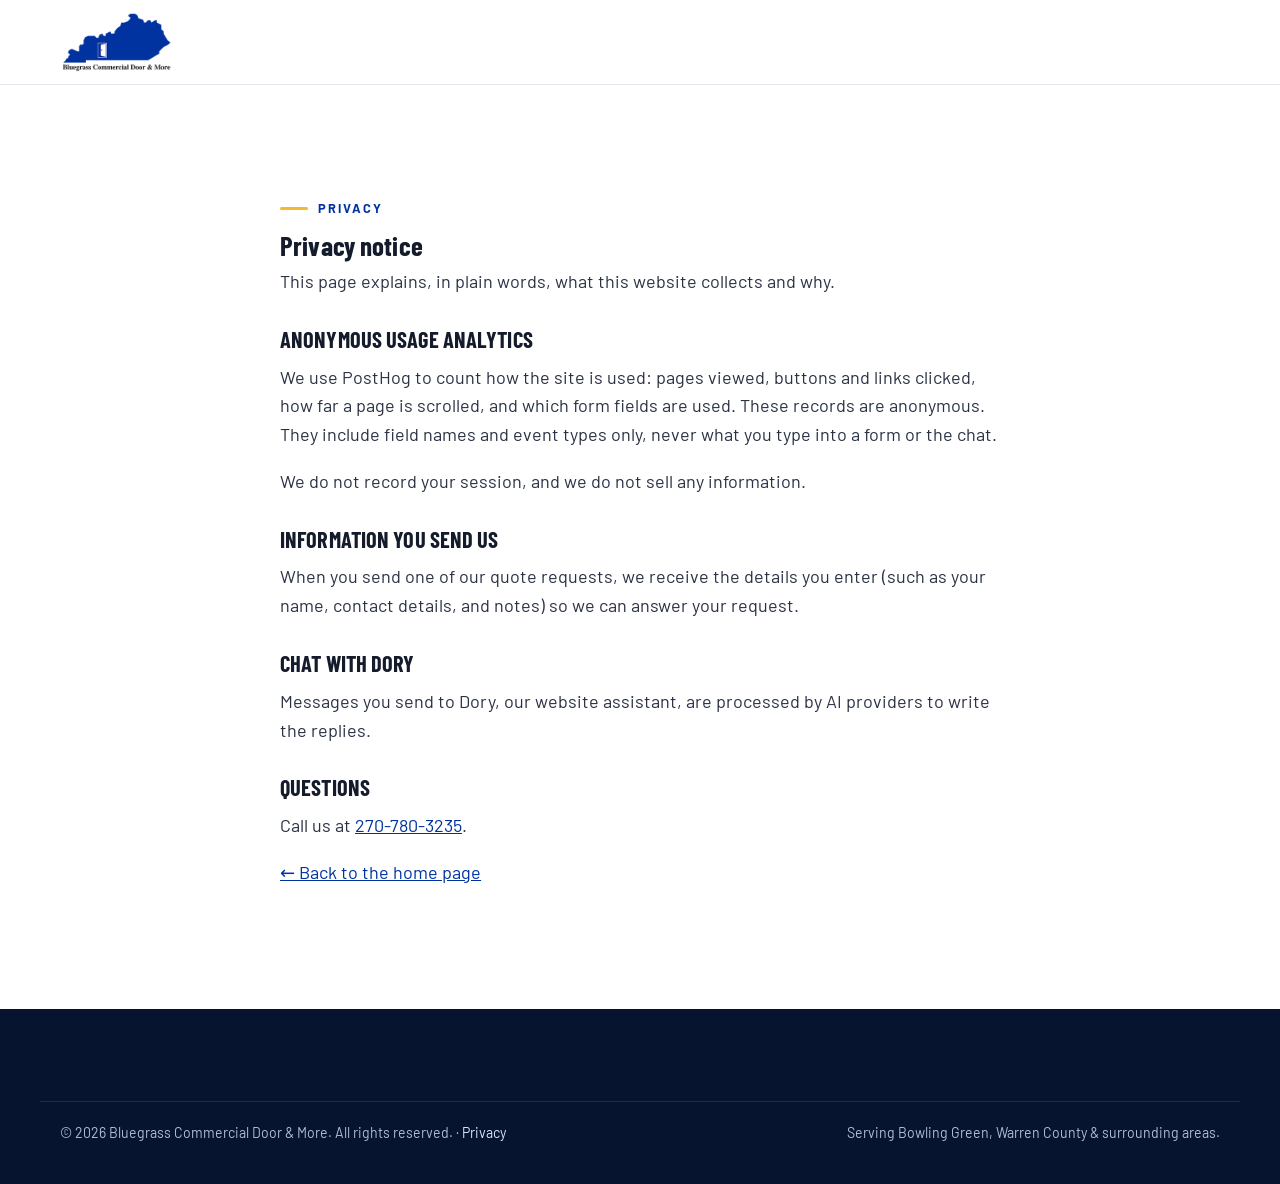
<file: privacy.html>
<!DOCTYPE html>
<html lang="en">
<head>
  <meta charset="utf-8">
  <meta name="viewport" content="width=device-width, initial-scale=1, viewport-fit=cover">
  <meta name="robots" content="noindex,nofollow">
  <title>Privacy notice | Bluegrass Commercial Door &amp; More</title>
  <meta name="theme-color" content="#0033A0">
  <link rel="icon" href="images/favicon-32.png" sizes="32x32">
  <link rel="stylesheet" href="fonts/fonts.css">
  <link rel="stylesheet" href="styles.css?v=cc17">
  <style>.privacy{max-width:760px}.privacy h1{margin-bottom:.5rem}.privacy h2{margin-top:2rem;font-size:1.4rem}.privacy p,.privacy li{line-height:1.6}</style>
</head>
<body>
  <header class="header" id="top">
    <div class="wrap header__inner">
      <a class="brand" href="index.html" aria-label="Bluegrass Commercial Door &amp; More home">
        <img src="images/logo.png" width="270" height="144" alt="Bluegrass Commercial Door &amp; More logo">
      </a>
    </div>
  </header>
  <main>
    <section class="section">
      <div class="wrap privacy">
      <p class="eyebrow">Privacy</p>
      <h1>Privacy notice</h1>
      <p>This page explains, in plain words, what this website collects and why.</p>

      <h2>Anonymous usage analytics</h2>
      <p>We use PostHog to count how the site is used: pages viewed, buttons and links clicked, how far a page is scrolled, and which form fields are used. These records are anonymous. They include field names and event types only, never what you type into a form or the chat.</p>
      <p>We do not record your session, and we do not sell any information.</p>

      <h2>Information you send us</h2>
      <p>When you send one of our quote requests, we receive the details you enter (such as your name, contact details, and notes) so we can answer your request.</p>

      <h2>Chat with Dory</h2>
      <p>Messages you send to Dory, our website assistant, are processed by AI providers to write the replies.</p>

      <h2>Questions</h2>
      <p>Call us at <a href="tel:+12707803235">270-780-3235</a>.</p>
      <p><a href="index.html">&larr; Back to the home page</a></p>
      </div>
    </section>
  </main>
  <footer class="footer">
    <div class="wrap footer__bottom">
      <p>&copy; <span id="year">2026</span> Bluegrass Commercial Door &amp; More. All rights reserved. &middot; <a href="privacy.html">Privacy</a></p>
      <p>Serving Bowling Green, Warren County &amp; surrounding areas.</p>
    </div>
  </footer>
  <script src="track.js?v=priv1"></script>
</body>
</html>
</file>
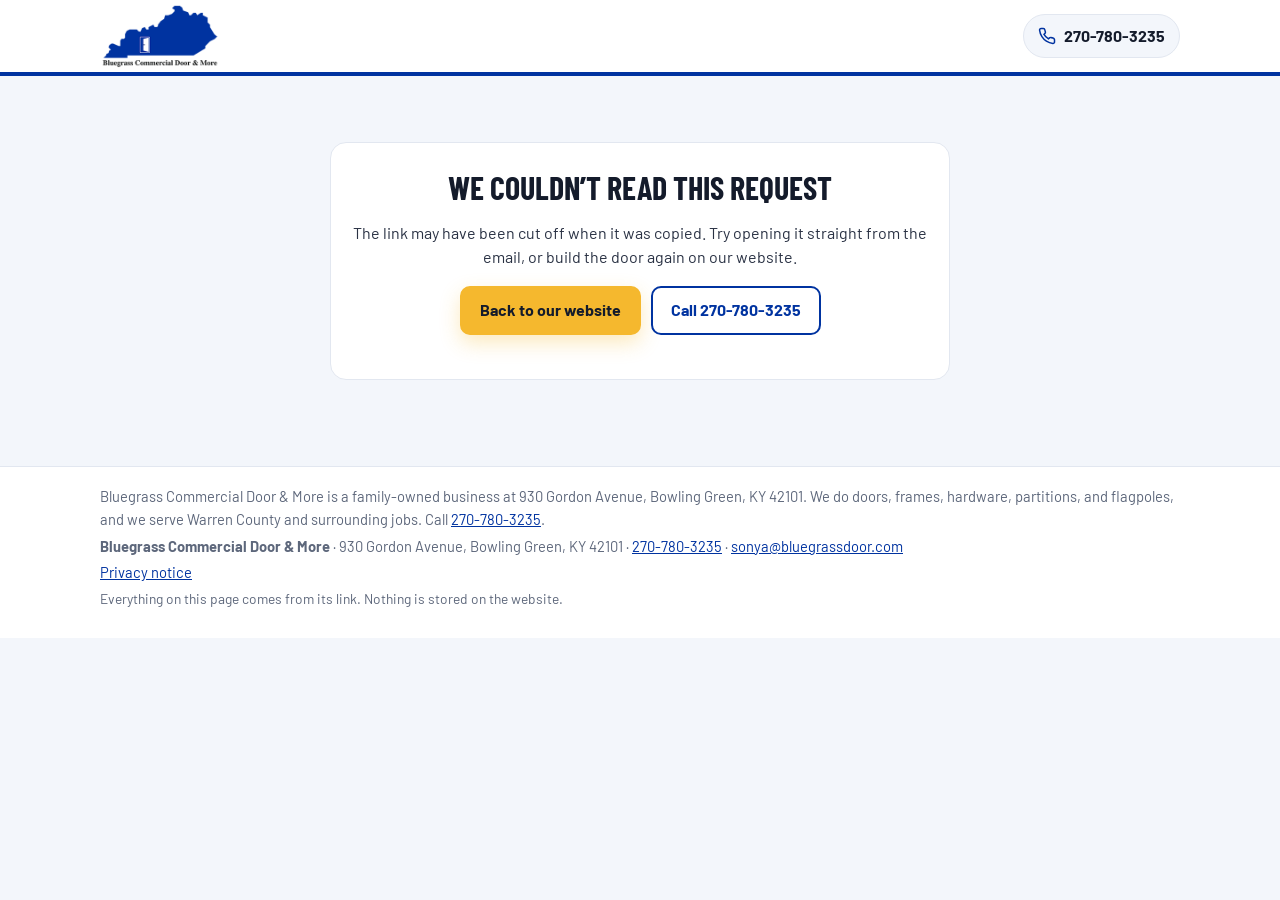
<file: request.html>
<!DOCTYPE html>
<html lang="en">
<head>
  <meta charset="utf-8">
  <meta name="viewport" content="width=device-width, initial-scale=1, viewport-fit=cover">
  <meta name="robots" content="noindex,nofollow">
  <meta name="referrer" content="no-referrer">
  <title>Door quote request | Bluegrass Commercial Door &amp; More</title>
  <meta name="description" content="A door quote request for Bluegrass Commercial Door &amp; More, a family-owned business at 930 Gordon Avenue, Bowling Green, KY 42101. We do doors, frames, hardware, partitions, and flagpoles, and we serve Warren County and surrounding jobs. Call 270-780-3235.">
  <meta name="theme-color" content="#0033A0">
  <meta property="og:type" content="website">
  <meta property="og:site_name" content="Bluegrass Commercial Door &amp; More">
  <meta property="og:title" content="Door quote request | Bluegrass Commercial Door &amp; More">
  <meta property="og:description" content="A door quote request for Bluegrass Commercial Door &amp; More, a family-owned business at 930 Gordon Avenue, Bowling Green, KY 42101. Call 270-780-3235.">
  <link rel="icon" href="images/favicon-32.png" sizes="32x32">
  <link rel="icon" href="images/favicon-192.png" sizes="192x192">
  <link rel="apple-touch-icon" href="images/apple-touch-icon.png">
  <link rel="stylesheet" href="fonts/fonts.css">
  <link rel="stylesheet" href="request.css?v=next4">
  <script type="application/ld+json">
  {
    "@context": "https://schema.org",
    "@type": "LocalBusiness",
    "name": "Bluegrass Commercial Door & More",
    "telephone": "+1-270-780-3235",
    "url": "https://bluegrassdoor.com/",
    "address": {
      "@type": "PostalAddress",
      "streetAddress": "930 Gordon Avenue",
      "addressLocality": "Bowling Green",
      "addressRegion": "KY",
      "postalCode": "42101",
      "addressCountry": "US"
    }
  }
  </script>
  <script src="track.js?v=priv1" defer></script>
</head>
<body>
  <a class="skip" href="#rq-main">Skip to the request</a>
  <header class="rq-top">
    <div class="rq-wrap rq-top__in">
      <a class="rq-logo" href="./"><img src="images/logo.png" width="270" height="144" alt="Bluegrass Commercial Door &amp; More, home"></a>
      <a class="rq-top__tel" href="tel:+12707803235"><svg viewBox="0 0 24 24" aria-hidden="true"><path d="M22 16.9v3a2 2 0 0 1-2.2 2 19.8 19.8 0 0 1-8.6-3.1 19.5 19.5 0 0 1-6-6A19.8 19.8 0 0 1 2.1 4.2 2 2 0 0 1 4.1 2h3a2 2 0 0 1 2 1.7c.1.9.4 1.8.7 2.7a2 2 0 0 1-.5 2.1L8 9.8a16 16 0 0 0 6 6l1.3-1.3a2 2 0 0 1 2.1-.4c.9.3 1.8.6 2.7.7a2 2 0 0 1 1.7 2z"/></svg>270-780-3235</a>
    </div>
  </header>

  <main id="rq-main" class="rq-wrap rq-main" tabindex="-1">
    <!-- filled in from this page's own link by request.js -->
    <div id="rq-root" aria-live="polite">
      <noscript>
        <h1>Door quote request</h1>
        <p class="rq-empty">This page shows a door quote request from its link. Please turn on JavaScript to see it, or call 270-780-3235.</p>
        <p class="site-summary">Bluegrass Commercial Door &amp; More is a family-owned business at 930 Gordon Avenue, Bowling Green, KY 42101. We do doors, frames, hardware, partitions, and flagpoles, and we serve Warren County and surrounding jobs. Call 270-780-3235.</p>
      </noscript>
    </div>
  </main>

  <footer class="rq-foot">
    <div class="rq-wrap">
      <p class="site-summary">Bluegrass Commercial Door &amp; More is a family-owned business at 930 Gordon Avenue, Bowling Green, KY 42101. We do doors, frames, hardware, partitions, and flagpoles, and we serve Warren County and surrounding jobs. Call <a href="tel:+12707803235">270-780-3235</a>.</p>
      <p><strong>Bluegrass Commercial Door &amp; More</strong> &middot; 930 Gordon Avenue, Bowling Green, KY 42101 &middot; <a href="tel:+12707803235">270-780-3235</a> &middot; <a href="mailto:sonya@bluegrassdoor.com">sonya@bluegrassdoor.com</a></p>
      <p><a href="privacy.html">Privacy notice</a></p>
      <p class="rq-foot__fine">Everything on this page comes from its link. Nothing is stored on the website.</p>
    </div>
  </footer>

  <script src="door-preview.js?v=next4"></script>
  <script src="builder-rules.js?v=viz2"></script>
  <script src="door-spec.js?v=spec3"></script>
  <script src="code-checks.js?v=cc2"></script>
  <script src="request.js?v=next6"></script>
</body>
</html>
</file>
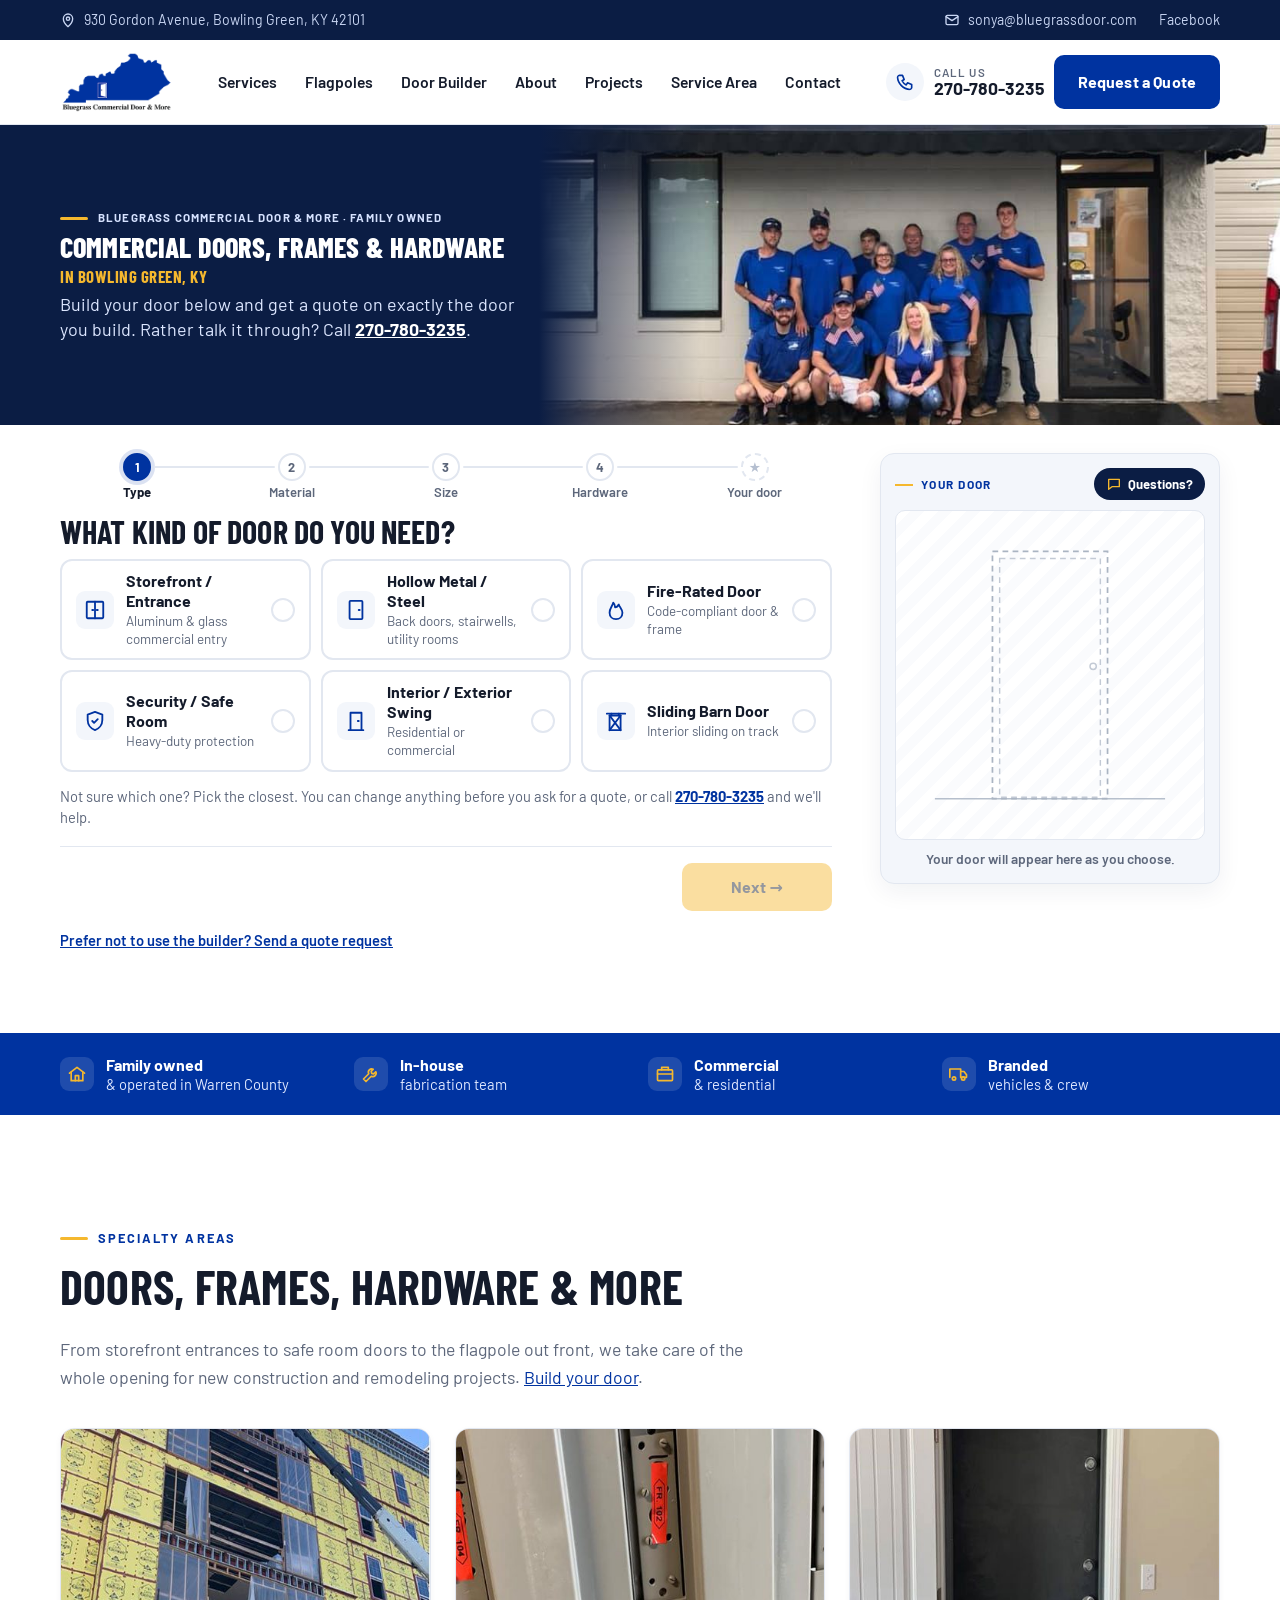
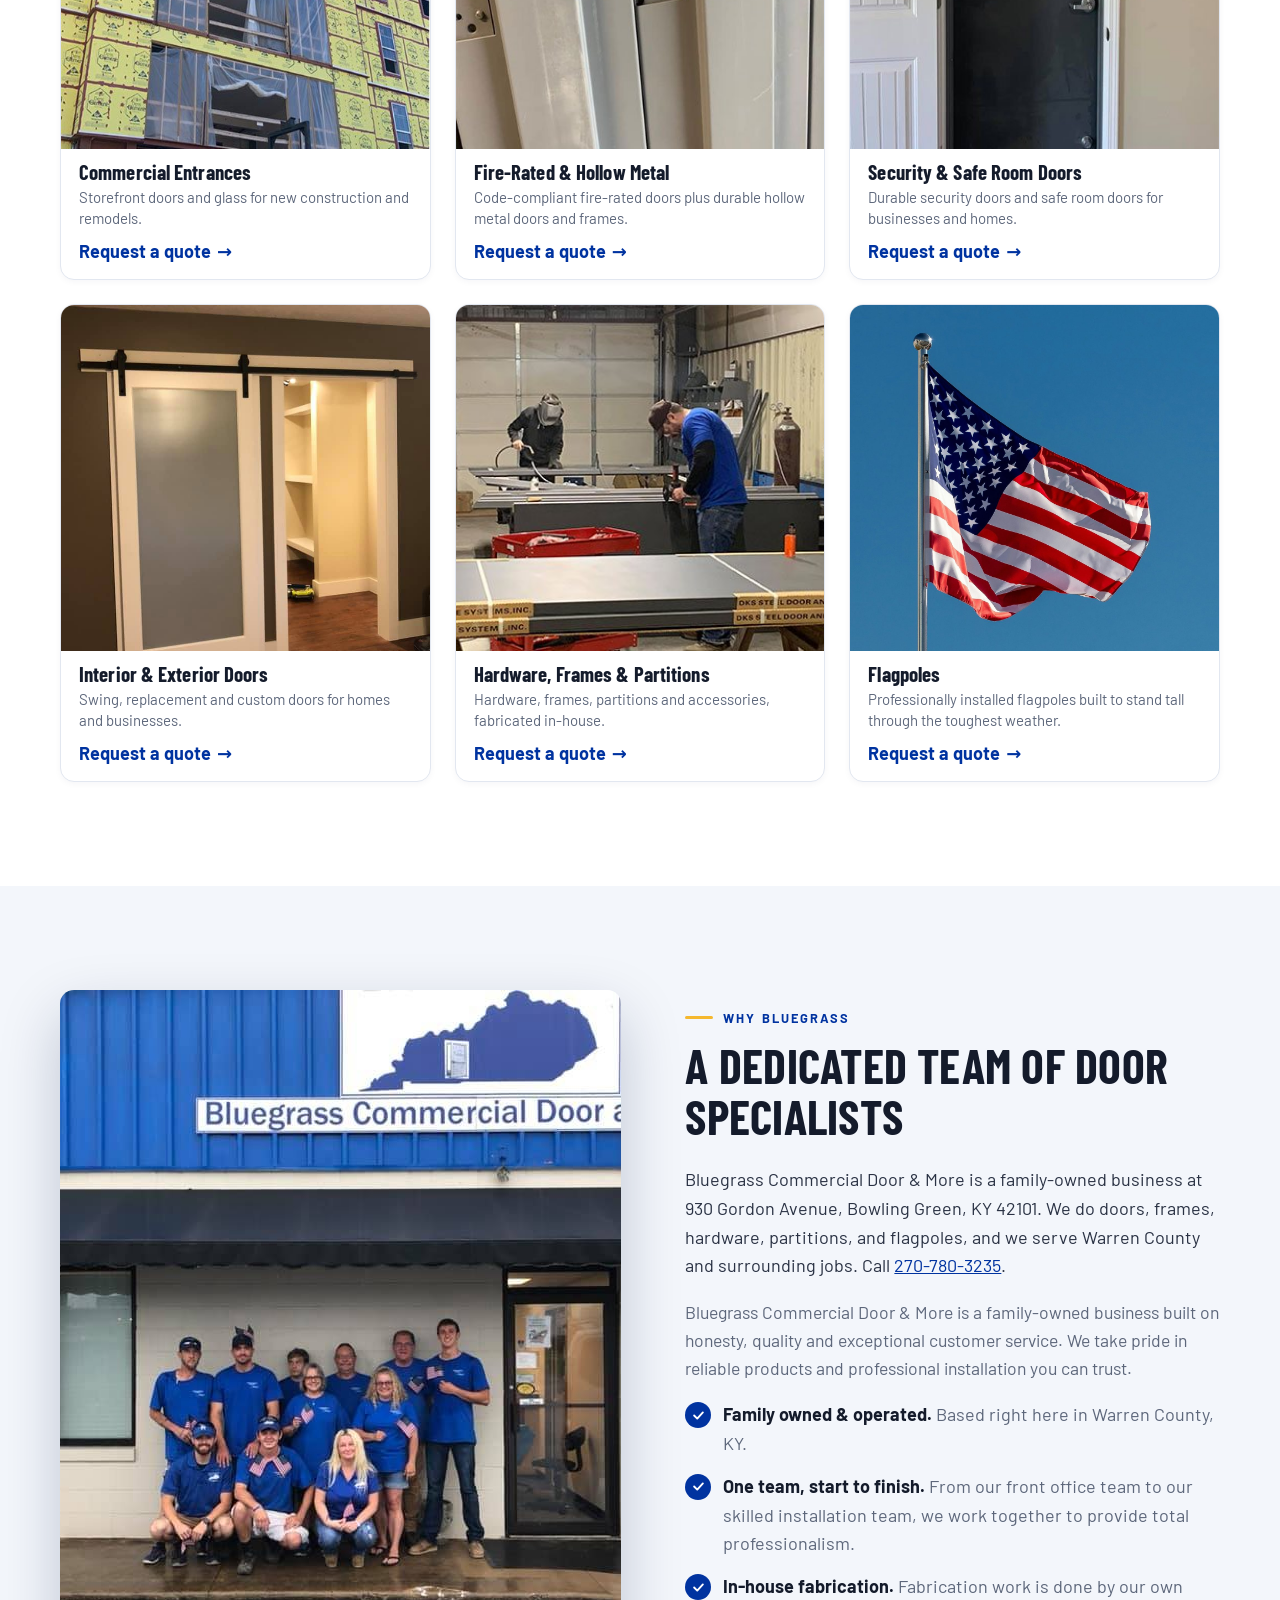
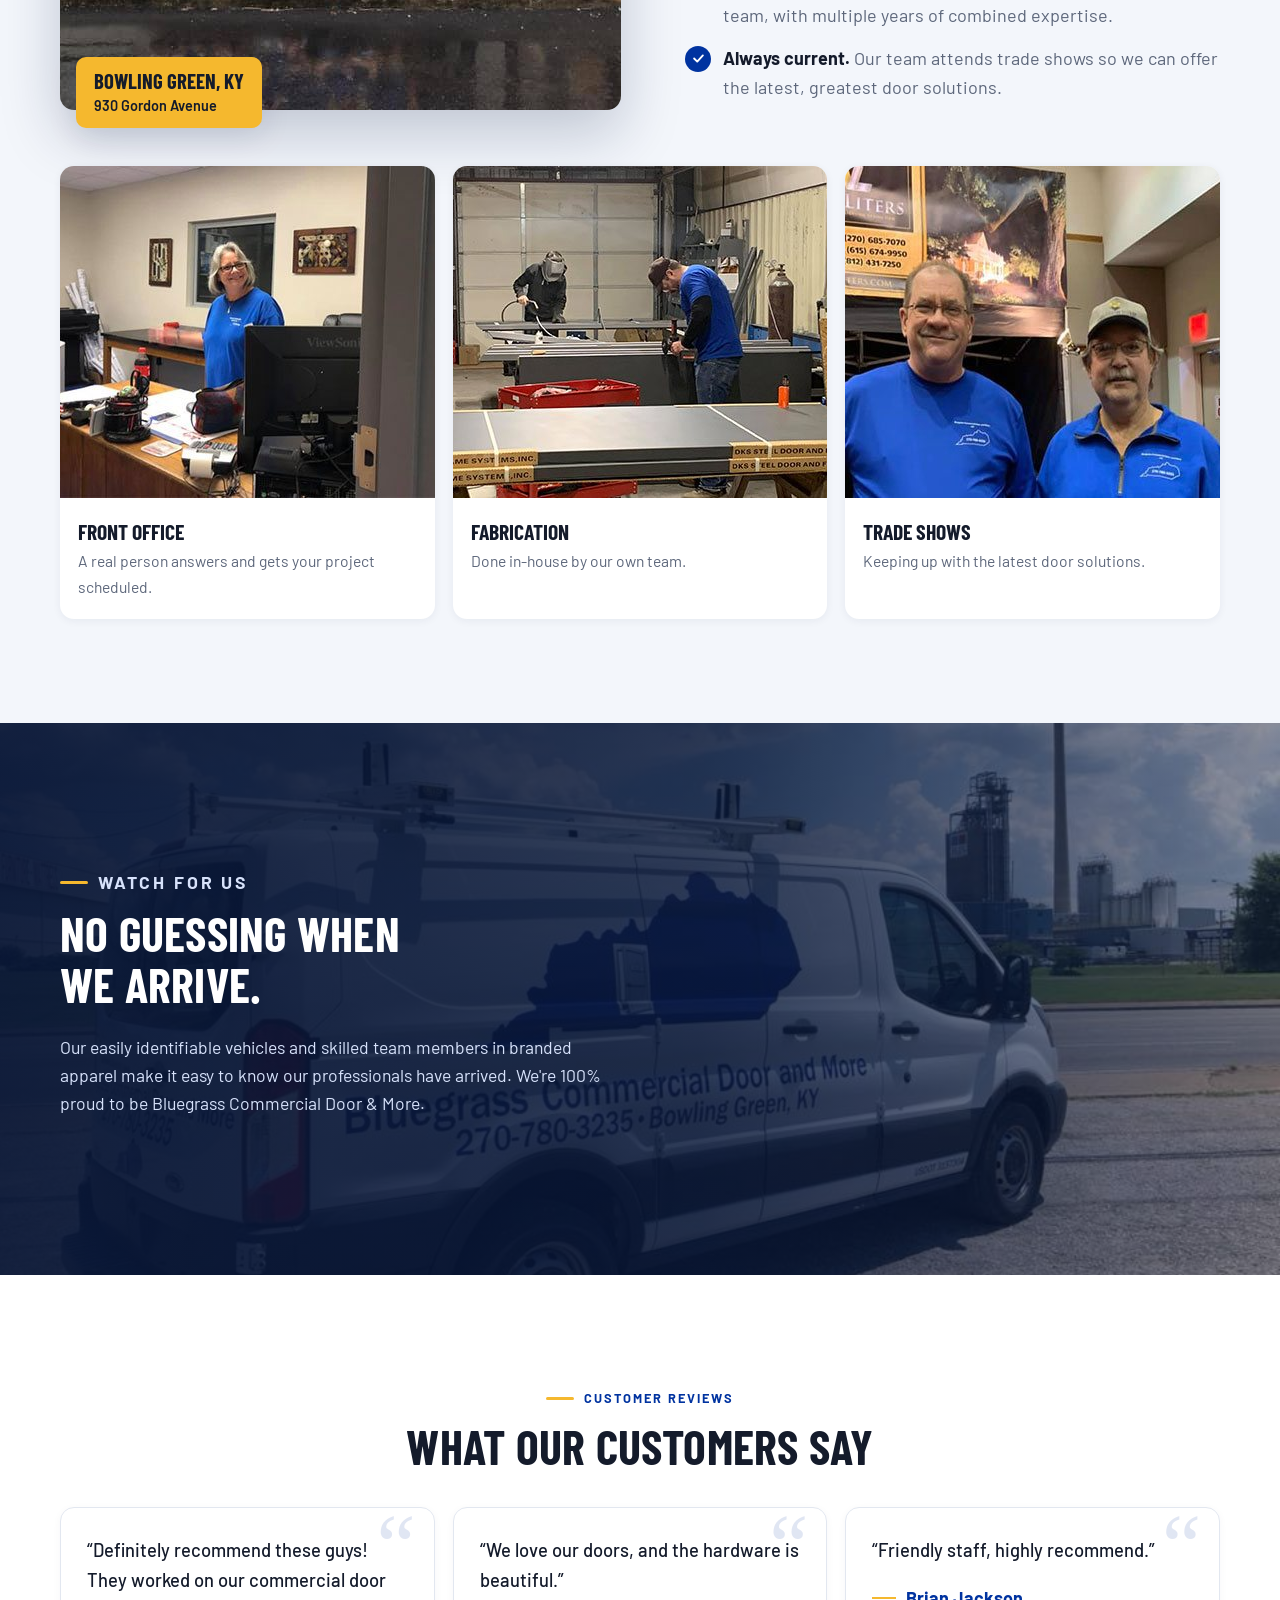
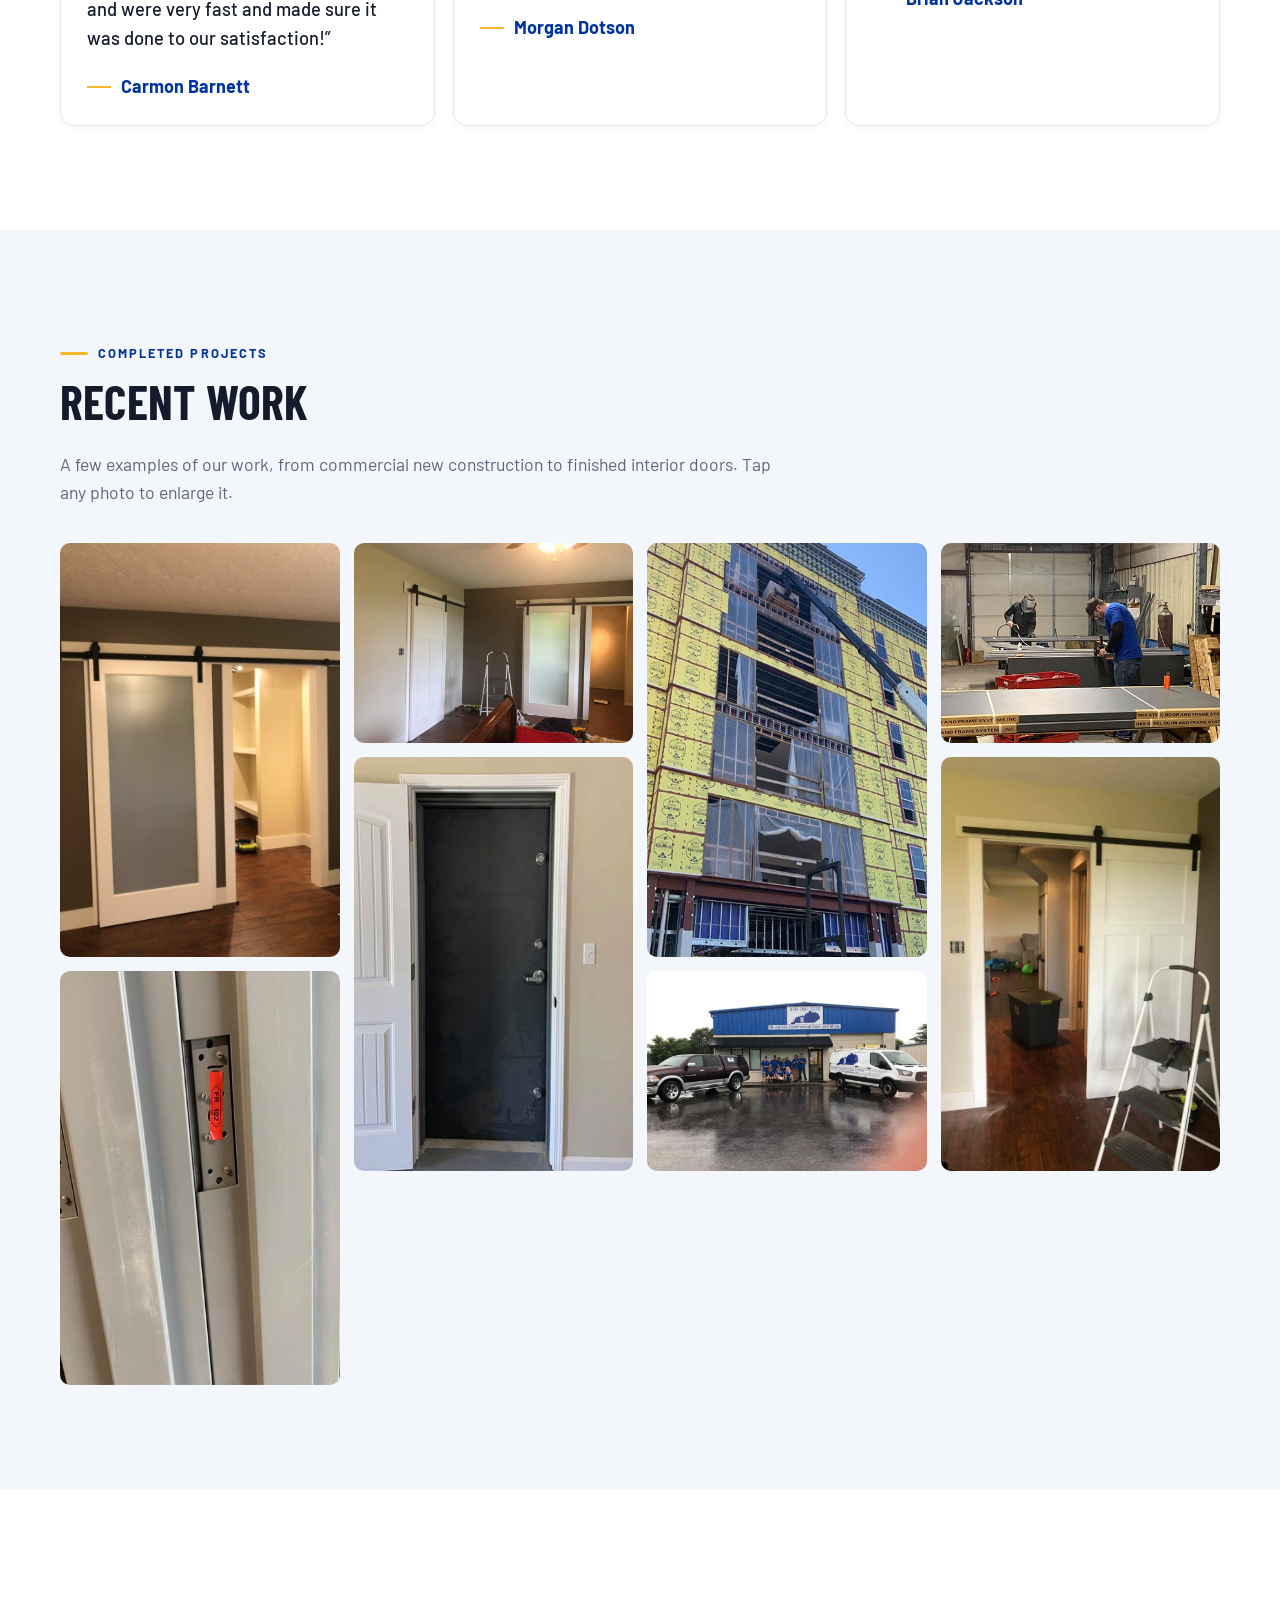
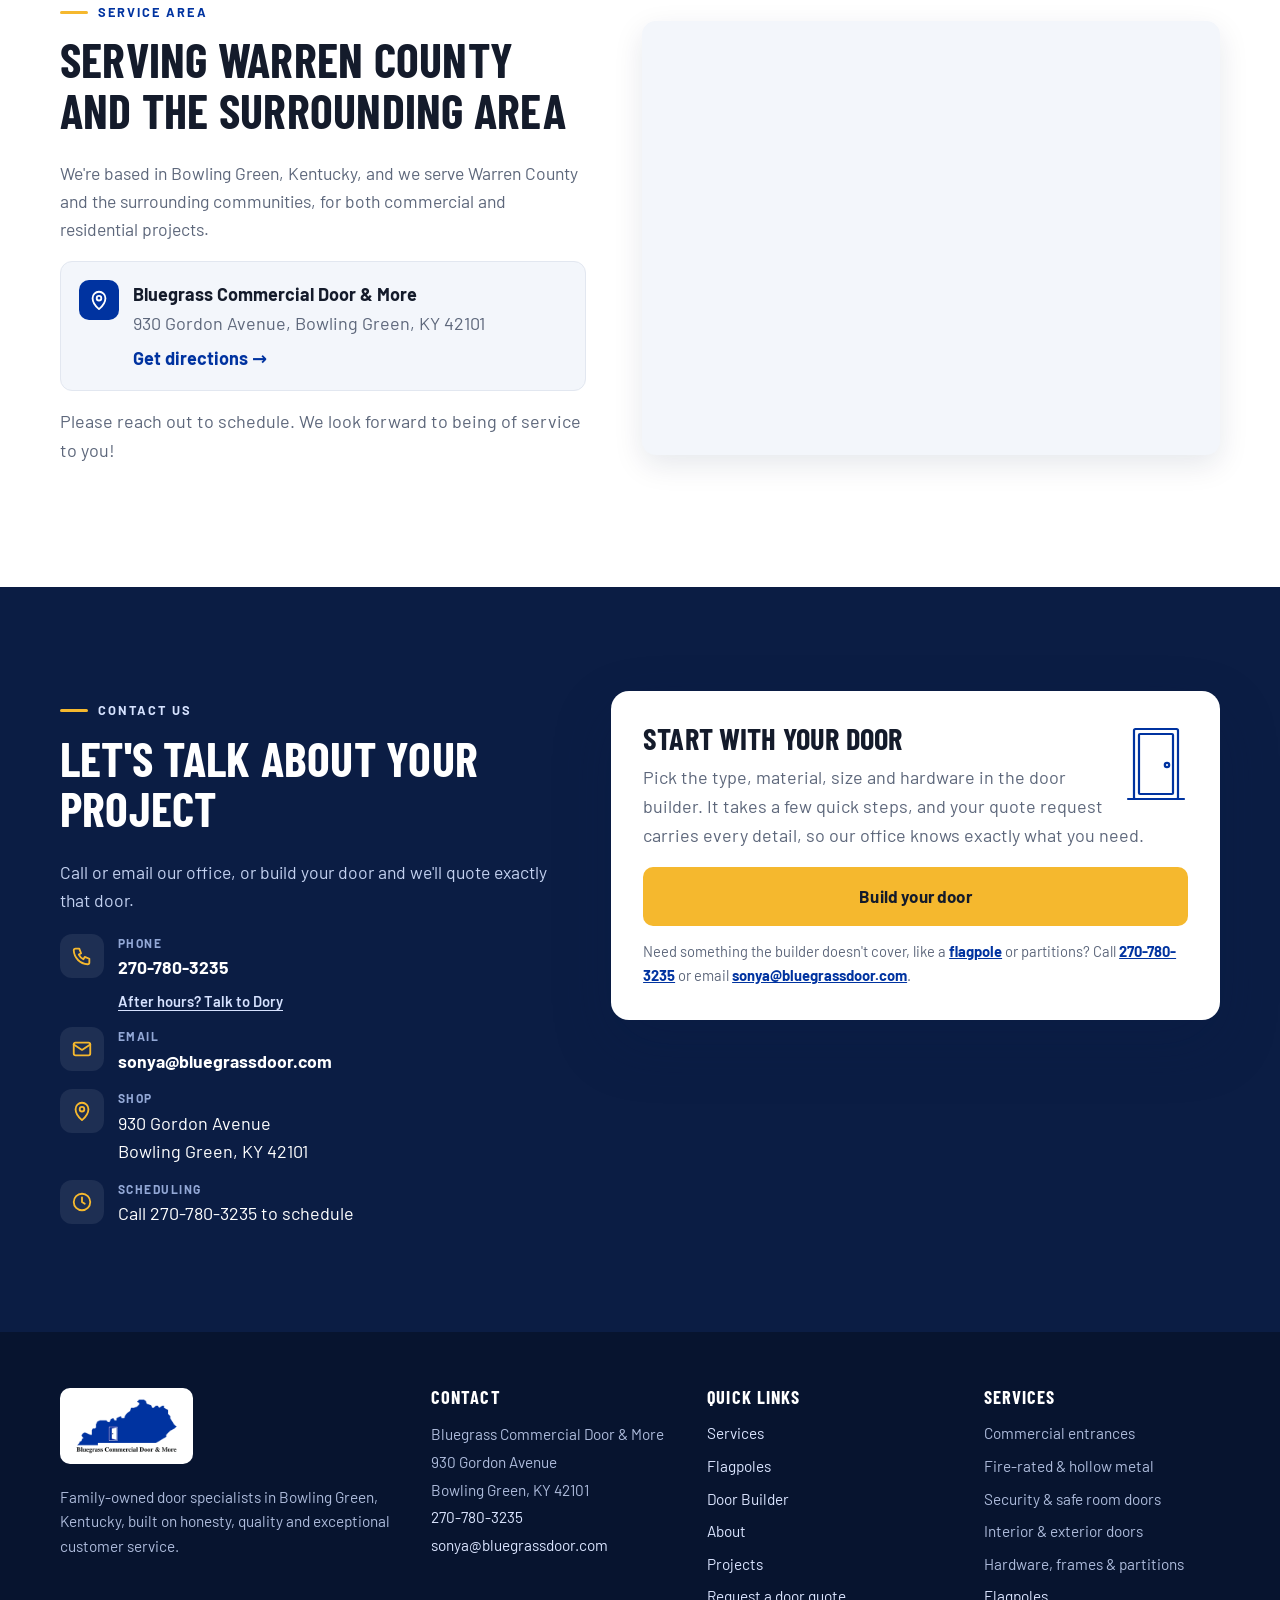
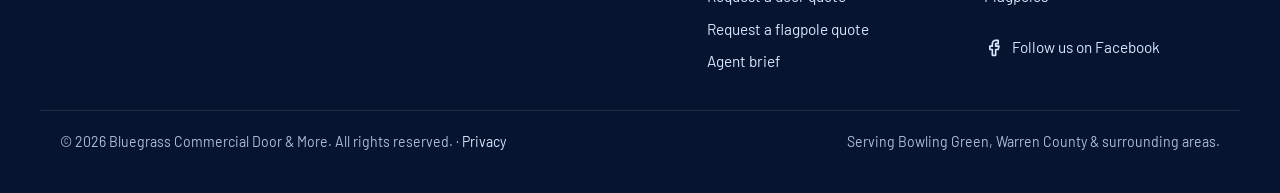
<file: shop.html>
<!DOCTYPE html>
<html lang="en">
<head>
  <meta charset="utf-8">
  <meta name="viewport" content="width=device-width, initial-scale=1">
  <meta name="robots" content="noindex,nofollow">
  <title>Door builder | Bluegrass Commercial Door &amp; More</title>
  <meta http-equiv="refresh" content="0; url=index.html#builder">
  <script>
    (function () {
      var h = (location.hash || "").replace(/^#/, "").toLowerCase();
      var to = "index.html#builder";
      if (h === "flagpoles" || h === "flagpole") to = "flagpoles.html";
      location.replace(to);
    })();
  </script>
</head>
<body>
  <p><a href="index.html#builder">Continue to the door builder</a></p>
</body>
</html>
</file>
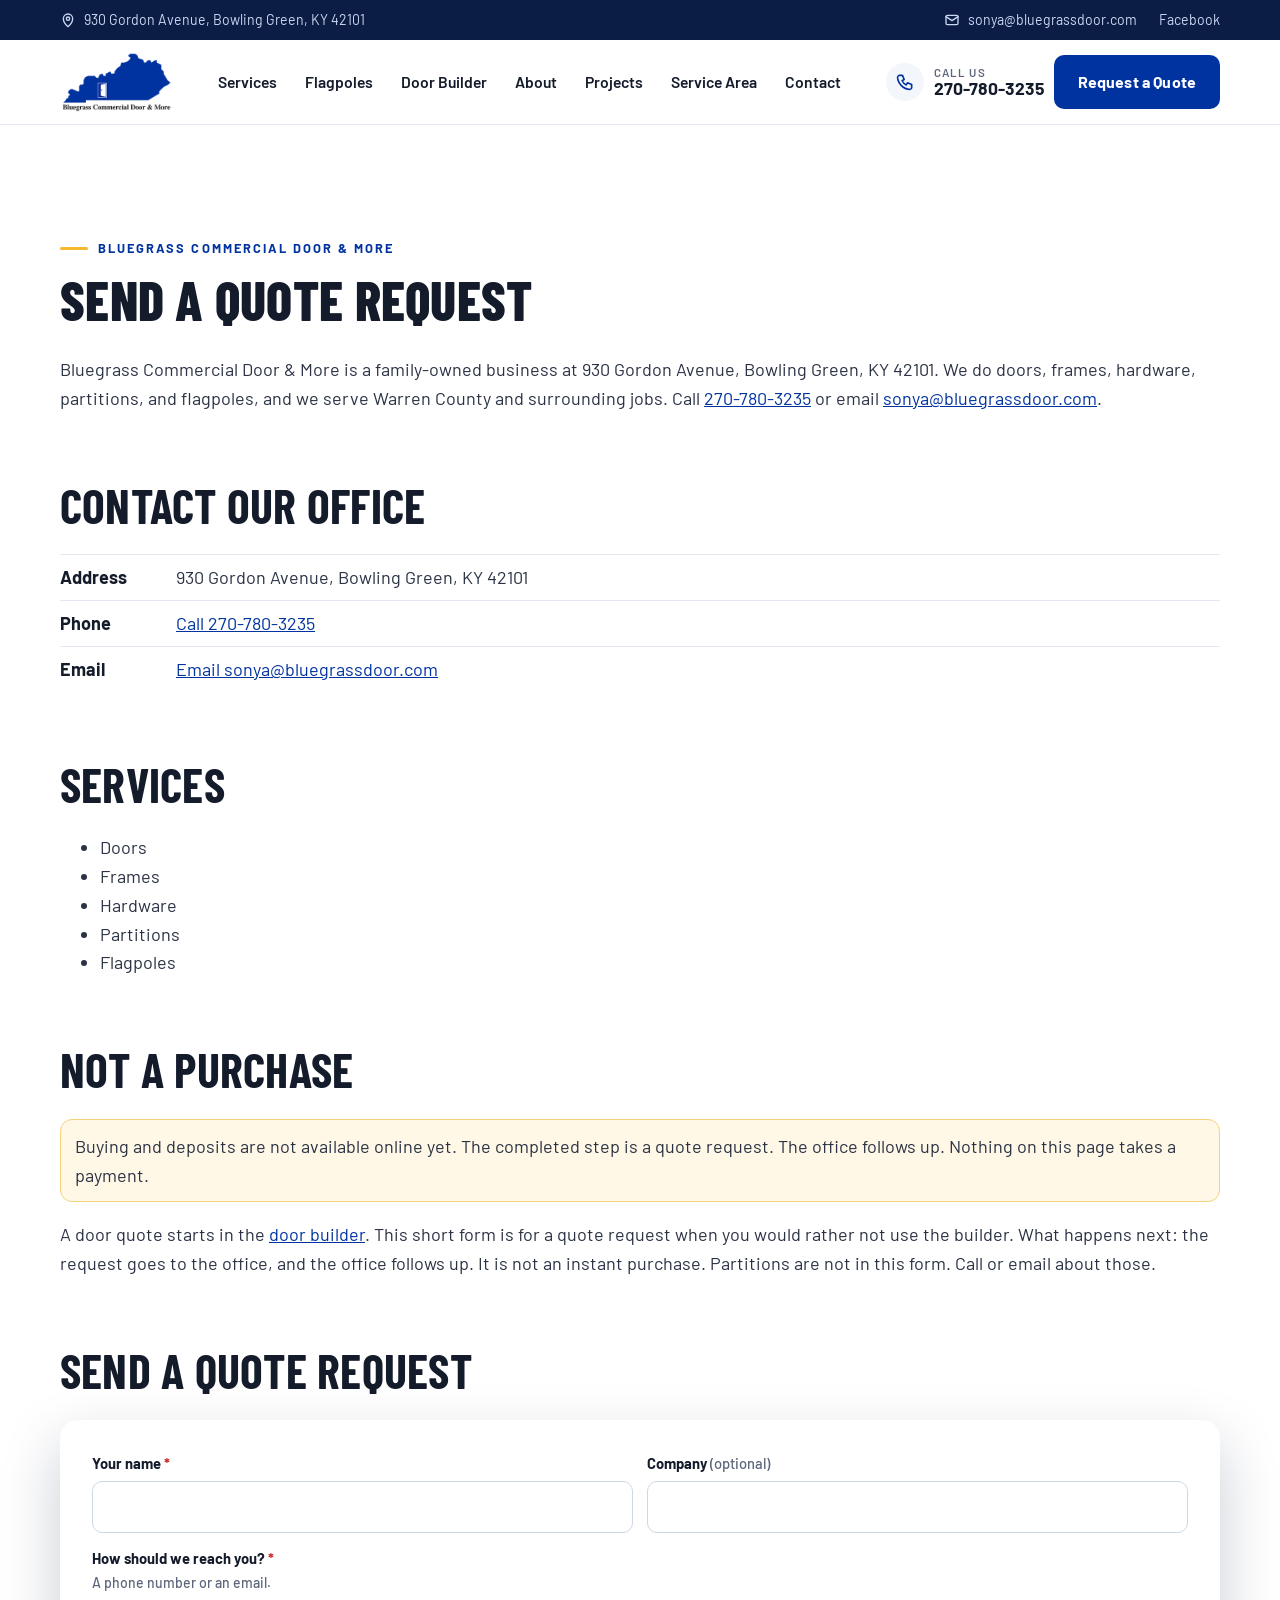
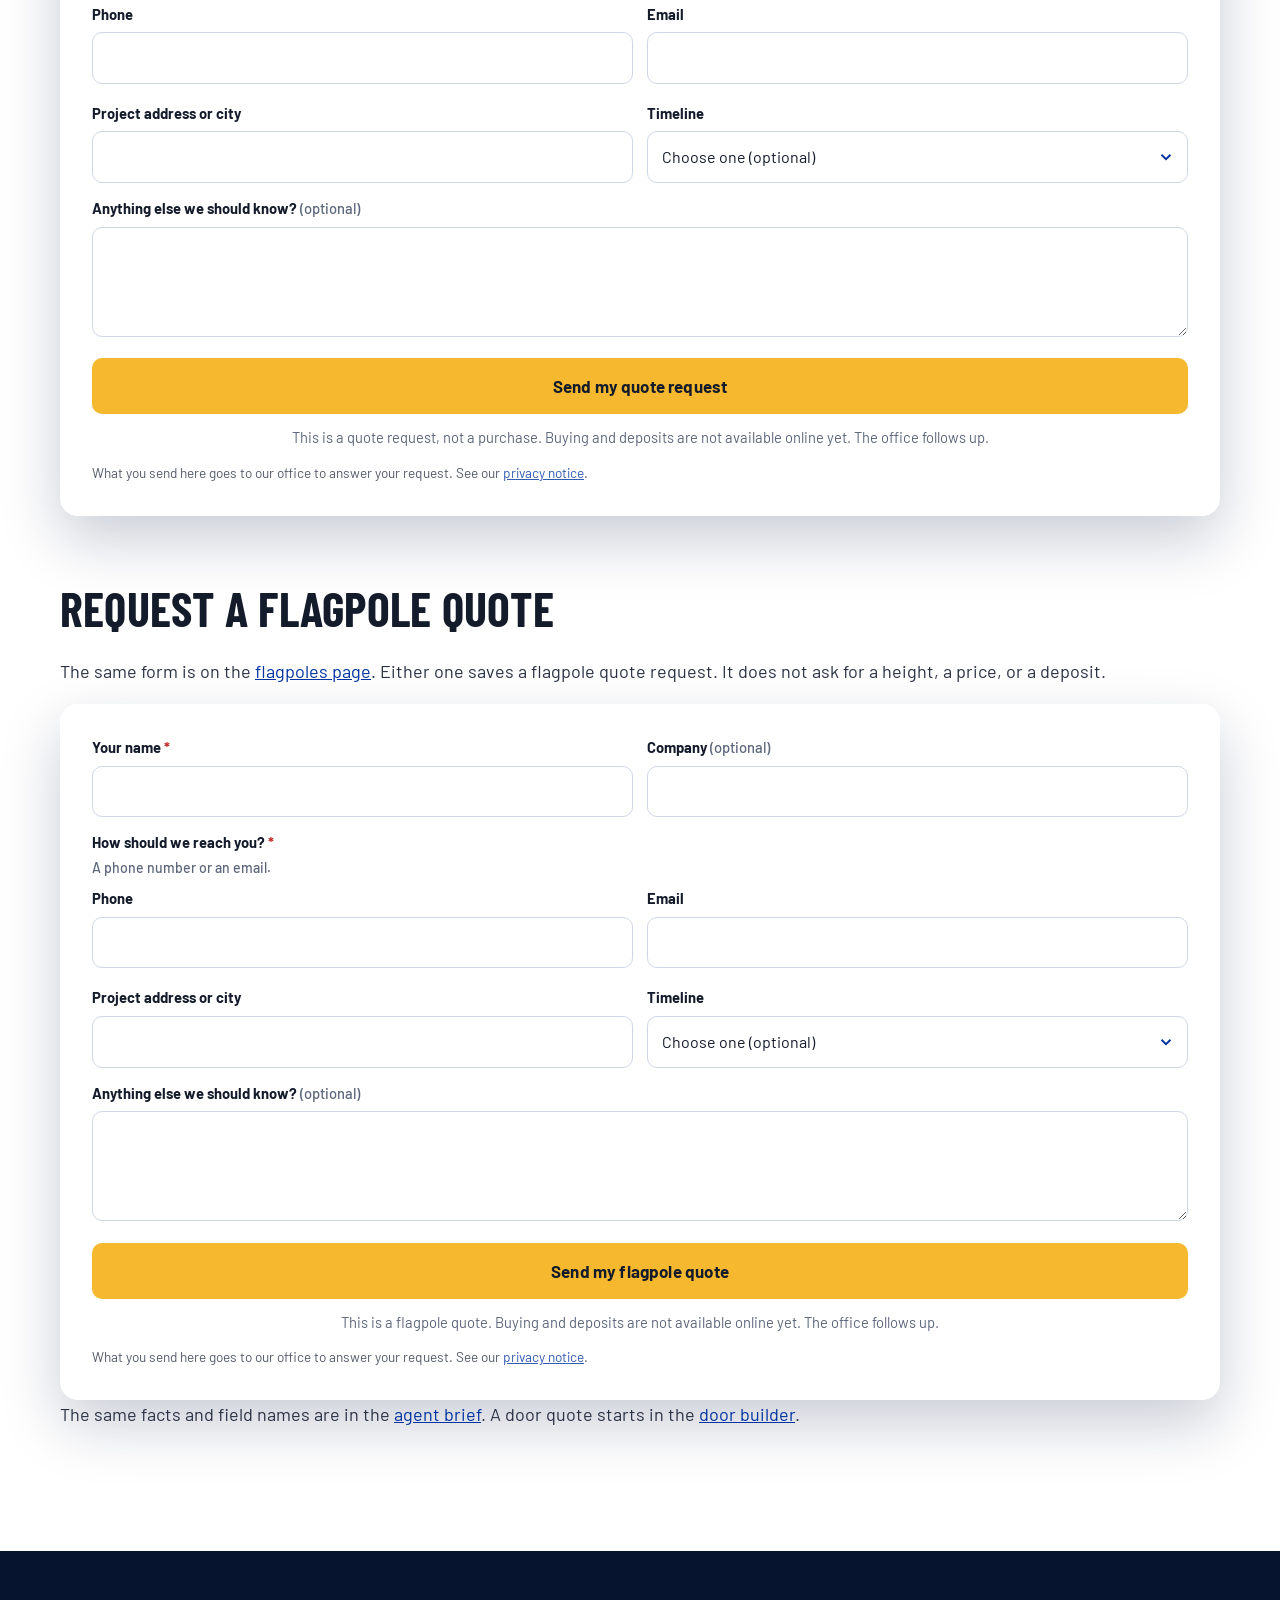
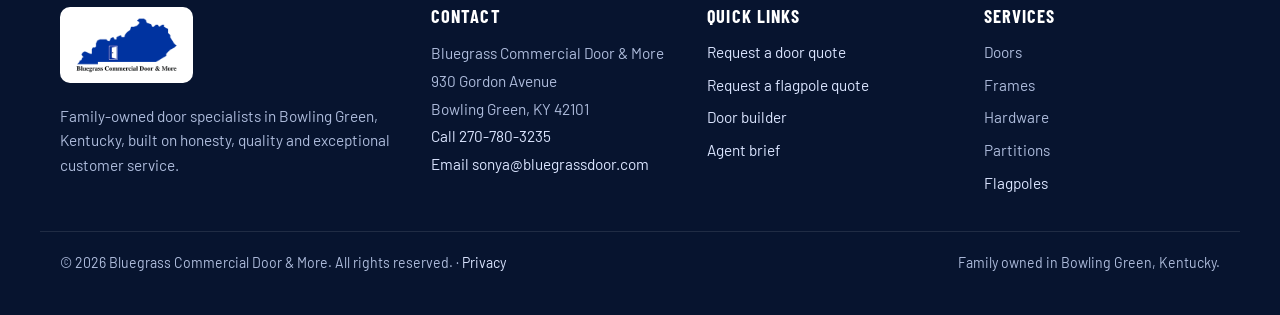
<file: start.html>
<!DOCTYPE html>
<html lang="en">
<head>
  <meta charset="utf-8">
  <meta name="viewport" content="width=device-width, initial-scale=1, viewport-fit=cover">
  <meta name="robots" content="noindex,nofollow">
  <title>Send a quote request | Bluegrass Commercial Door &amp; More</title>
  <meta name="description" content="Bluegrass Commercial Door &amp; More is a family-owned business at 930 Gordon Avenue, Bowling Green, KY 42101. Call 270-780-3235, email sonya@bluegrassdoor.com, or request a flagpole quote. A door quote starts in the door builder.">
  <meta name="theme-color" content="#0033A0">
  <meta property="og:type" content="website">
  <meta property="og:site_name" content="Bluegrass Commercial Door &amp; More">
  <meta property="og:title" content="Send a quote request | Bluegrass Commercial Door &amp; More">
  <meta property="og:description" content="Call 270-780-3235 or email sonya@bluegrassdoor.com. A door quote starts in the door builder. 930 Gordon Avenue, Bowling Green, KY 42101.">
  <link rel="describedby" href="llms.txt" type="text/plain" title="Agent brief">
  <link rel="icon" href="images/favicon-32.png" sizes="32x32">
  <link rel="icon" href="images/favicon-192.png" sizes="192x192">
  <link rel="apple-touch-icon" href="images/apple-touch-icon.png">
  <link rel="stylesheet" href="fonts/fonts.css">
  <link rel="stylesheet" href="styles.css?v=cc17">
  <link rel="stylesheet" href="start.css?v=st2">
  <script type="application/ld+json">
  {
    "@context": "https://schema.org",
    "@type": "LocalBusiness",
    "name": "Bluegrass Commercial Door & More",
    "telephone": "+1-270-780-3235",
    "email": "sonya@bluegrassdoor.com",
    "url": "https://bluegrassdoor.com/",
    "address": {
      "@type": "PostalAddress",
      "streetAddress": "930 Gordon Avenue",
      "addressLocality": "Bowling Green",
      "addressRegion": "KY",
      "postalCode": "42101",
      "addressCountry": "US"
    },
    "hasOfferCatalog": {
      "@type": "OfferCatalog",
      "name": "Services",
      "itemListElement": [
        { "@type": "Offer", "itemOffered": { "@type": "Service", "name": "Doors" } },
        { "@type": "Offer", "itemOffered": { "@type": "Service", "name": "Frames" } },
        { "@type": "Offer", "itemOffered": { "@type": "Service", "name": "Hardware" } },
        { "@type": "Offer", "itemOffered": { "@type": "Service", "name": "Partitions" } },
        { "@type": "Offer", "itemOffered": { "@type": "Service", "name": "Flagpoles" } }
      ]
    }
  }
  </script>
  <script src="track.js?v=priv1" defer></script>
</head>
<body>
  <a class="skip" href="#main">Skip to content</a>
  <div class="topbar">
    <div class="wrap topbar__inner">
      <span class="topbar__item">
        <svg aria-hidden="true" viewBox="0 0 24 24"><path d="M12 22s7-6.1 7-12a7 7 0 1 0-14 0c0 5.9 7 12 7 12z"/><circle cx="12" cy="10" r="2.5"/></svg>
        930 Gordon Avenue, Bowling Green, KY 42101
      </span>
      <span class="topbar__item topbar__right">
        <a href="mailto:sonya@bluegrassdoor.com">
          <svg aria-hidden="true" viewBox="0 0 24 24"><rect x="3" y="5" width="18" height="14" rx="2"/><path d="m3 7 9 6 9-6"/></svg>
          sonya@bluegrassdoor.com
        </a>
        <a href="https://www.facebook.com/bluegrasscommericaldoor" target="_blank" rel="noopener">Facebook</a>
      </span>
    </div>
  </div>

  <header class="header" id="top">
    <div class="wrap header__inner">
      <a class="brand" href="index.html" aria-label="Bluegrass Commercial Door &amp; More home">
        <img src="images/logo.png" width="270" height="144" alt="Bluegrass Commercial Door &amp; More logo">
      </a>
      <nav class="nav" id="site-nav" aria-label="Main">
        <ul class="nav__list">
          <li><a href="index.html#services">Services</a></li>
          <li><a href="flagpoles.html">Flagpoles</a></li>
          <li><a href="index.html#builder">Door Builder</a></li>
          <li><a href="index.html#about">About</a></li>
          <li><a href="index.html#projects">Projects</a></li>
          <li><a href="index.html#area">Service Area</a></li>
          <li><a href="index.html#contact">Contact</a></li>
        </ul>
        <div class="nav__mobile-extra">
          <a class="btn btn--primary btn--block" href="tel:+12707803235">Call 270-780-3235</a>
          <a class="btn btn--outline btn--block" href="index.html#builder">Request a Quote</a>
          <p class="nav__addr">930 Gordon Avenue<br>Bowling Green, KY 42101</p>
        </div>
      </nav>
      <div class="header__actions">
        <a class="header__phone" href="tel:+12707803235">
          <svg aria-hidden="true" viewBox="0 0 24 24"><path d="M5 4h4l2 5-2.5 1.5a11 11 0 0 0 5 5L15 13l5 2v4a2 2 0 0 1-2 2A16 16 0 0 1 3 6a2 2 0 0 1 2-2"/></svg>
          <span><small>Call us</small>270-780-3235</span>
        </a>
        <a class="btn btn--primary header__cta" href="index.html#builder">Request a Quote</a>
        <button class="menu-toggle" type="button" aria-controls="site-nav" aria-expanded="false" aria-label="Open menu">
          <span></span><span></span><span></span>
        </button>
      </div>
    </div>
  </header>

  <main id="main">
    <section class="section start" aria-labelledby="start-title">
      <div class="wrap">
        <p class="eyebrow">Bluegrass Commercial Door &amp; More</p>
        <h1 id="start-title">Send a quote request</h1>
        <p class="site-summary">Bluegrass Commercial Door &amp; More is a family-owned business at 930 Gordon Avenue, Bowling Green, KY 42101. We do doors, frames, hardware, partitions, and flagpoles, and we serve Warren County and surrounding jobs. Call <a href="tel:+12707803235">270-780-3235</a> or email <a href="mailto:sonya@bluegrassdoor.com">sonya@bluegrassdoor.com</a>.</p>

        <h2>Contact our office</h2>
        <dl class="start-facts">
          <div>
            <dt>Address</dt>
            <dd>930 Gordon Avenue, Bowling Green, KY 42101</dd>
          </div>
          <div>
            <dt>Phone</dt>
            <dd><a href="tel:+12707803235">Call 270-780-3235</a></dd>
          </div>
          <div>
            <dt>Email</dt>
            <dd><a href="mailto:sonya@bluegrassdoor.com">Email sonya@bluegrassdoor.com</a></dd>
          </div>
        </dl>

        <h2>Services</h2>
        <ul>
          <li>Doors</li>
          <li>Frames</li>
          <li>Hardware</li>
          <li>Partitions</li>
          <li>Flagpoles</li>
        </ul>

        <h2 id="not-a-purchase">Not a purchase</h2>
        <p class="start-note">Buying and deposits are not available online yet. The completed step is a quote request. The office follows up. Nothing on this page takes a payment.</p>

        <p>A door quote starts in the <a href="index.html#builder">door builder</a>. This short form is for a quote request when you would rather not use the builder. What happens next: the request goes to the office, and the office follows up. It is not an instant purchase. Partitions are not in this form. Call or email about those.</p>

        <h2 id="manual">Send a quote request</h2>
        <div class="quote" id="door-ask">
          <form class="qform" id="door-form" action="#manual" method="post" novalidate>
            <div class="field-row">
              <div class="field">
                <label for="door-name">Your name <span class="req" aria-hidden="true">*</span></label>
                <input id="door-name" name="name" type="text" autocomplete="name" required aria-required="true" maxlength="80">
                <p class="field__err" id="door-name-err">Please enter your name.</p>
              </div>
              <div class="field">
                <label for="door-company">Company <span class="opt-l">(optional)</span></label>
                <input id="door-company" name="company" type="text" autocomplete="organization" maxlength="80">
              </div>
            </div>
            <fieldset class="field-set" id="door-reach">
              <legend>How should we reach you? <span class="req" aria-hidden="true">*</span> <span class="legend-sub">A phone number or an email.</span></legend>
              <div class="field-row">
                <div class="field">
                  <label for="door-phone">Phone</label>
                  <input id="door-phone" name="phone" type="tel" autocomplete="tel" inputmode="tel" maxlength="40">
                </div>
                <div class="field">
                  <label for="door-email">Email</label>
                  <input id="door-email" name="email" type="email" autocomplete="email" maxlength="120">
                </div>
              </div>
              <p class="field__err" id="door-reach-err">Please give us a phone number or an email address.</p>
            </fieldset>
            <div class="field-row">
              <div class="field">
                <label for="door-addr">Project address or city</label>
                <input id="door-addr" name="address" type="text" autocomplete="street-address" maxlength="160">
              </div>
              <div class="field">
                <label for="door-when">Timeline</label>
                <select id="door-when" name="timeline">
                  <option value="">Choose one (optional)</option>
                  <option>As soon as possible</option>
                  <option>Within 1 month</option>
                  <option>1–3 months</option>
                  <option>Planning / bidding</option>
                </select>
              </div>
            </div>
            <div class="field">
              <label for="door-notes">Anything else we should know? <span class="opt-l">(optional)</span></label>
              <textarea id="door-notes" name="notes" rows="3" maxlength="1000"></textarea>
            </div>
            <button class="btn btn--accent btn--lg btn--block" type="submit" id="door-submit">Send my quote request</button>
            <div class="q-senderr" id="door-send-err" role="alert" hidden></div>
            <p class="quote__fine">This is a quote request, not a purchase. Buying and deposits are not available online yet. The office follows up.</p>
          </form>
<p class="form-privacy" style="font-size:.85rem;opacity:.8;margin:.75rem 0 0">What you send here goes to our office to answer your request. See our <a href="privacy.html">privacy notice</a>.</p>
        </div>
        <div class="quote quote__done" id="door-done" hidden tabindex="-1">
          <h2>Your quote request is in.</h2>
          <p>Reference <strong id="door-ref"></strong>. This is a quote request, not a purchase. Buying and deposits are not available online. Our office follows up.</p>
          <p>Call <a href="tel:+12707803235">270-780-3235</a> or email <a href="mailto:sonya@bluegrassdoor.com">sonya@bluegrassdoor.com</a>.</p>
        </div>

        <h2 id="flagpole-job">Request a flagpole quote</h2>
        <p>The same form is on the <a href="flagpoles.html#quote">flagpoles page</a>. Either one saves a flagpole quote request. It does not ask for a height, a price, or a deposit.</p>
        <div class="quote" id="flag-ask">
          <form class="qform" id="flagpole-form" action="#flagpole-form" method="post" novalidate>
            <div class="field-row">
              <div class="field">
                <label for="flag-name">Your name <span class="req" aria-hidden="true">*</span></label>
                <input id="flag-name" name="name" type="text" autocomplete="name" required aria-required="true" maxlength="80">
                <p class="field__err" id="flag-name-err">Please enter your name.</p>
              </div>
              <div class="field">
                <label for="flag-company">Company <span class="opt-l">(optional)</span></label>
                <input id="flag-company" name="company" type="text" autocomplete="organization" maxlength="80">
              </div>
            </div>
            <fieldset class="field-set" id="flag-reach">
              <legend>How should we reach you? <span class="req" aria-hidden="true">*</span> <span class="legend-sub">A phone number or an email.</span></legend>
              <div class="field-row">
                <div class="field">
                  <label for="flag-phone">Phone</label>
                  <input id="flag-phone" name="phone" type="tel" autocomplete="tel" inputmode="tel" maxlength="40">
                </div>
                <div class="field">
                  <label for="flag-email">Email</label>
                  <input id="flag-email" name="email" type="email" autocomplete="email" maxlength="120">
                </div>
              </div>
              <p class="field__err" id="flag-reach-err">Please give us a phone number or an email address.</p>
            </fieldset>
            <div class="field-row">
              <div class="field">
                <label for="flag-addr">Project address or city</label>
                <input id="flag-addr" name="address" type="text" autocomplete="street-address" maxlength="160">
              </div>
              <div class="field">
                <label for="flag-when">Timeline</label>
                <select id="flag-when" name="timeline">
                  <option value="">Choose one (optional)</option>
                  <option>As soon as possible</option>
                  <option>Within 1 month</option>
                  <option>1–3 months</option>
                  <option>Planning / bidding</option>
                </select>
              </div>
            </div>
            <div class="field">
              <label for="flag-notes">Anything else we should know? <span class="opt-l">(optional)</span></label>
              <textarea id="flag-notes" name="notes" rows="3" maxlength="1000"></textarea>
            </div>
            <button class="btn btn--accent btn--lg btn--block" type="submit" id="flag-submit">Send my flagpole quote</button>
            <div class="q-senderr" id="flag-send-err" role="alert" hidden></div>
            <p class="quote__fine">This is a flagpole quote. Buying and deposits are not available online yet. The office follows up.</p>
          </form>
<p class="form-privacy" style="font-size:.85rem;opacity:.8;margin:.75rem 0 0">What you send here goes to our office to answer your request. See our <a href="privacy.html">privacy notice</a>.</p>
        </div>
        <div class="quote quote__done" id="flag-done" hidden tabindex="-1">
          <h2>Your flagpole quote is in.</h2>
          <p>Reference <strong id="flag-ref"></strong>. This is a flagpole quote request, not a purchase. Buying and deposits are not available online. Our office follows up.</p>
          <p>Call <a href="tel:+12707803235">270-780-3235</a> or email <a href="mailto:sonya@bluegrassdoor.com">sonya@bluegrassdoor.com</a>.</p>
        </div>

        <p>The same facts and field names are in the <a href="llms.txt">agent brief</a>. A door quote starts in the <a href="index.html#builder">door builder</a>.</p>
      </div>
    </section>
  </main>

  <footer class="footer">
    <div class="wrap footer__grid">
      <div class="footer__brand">
        <a class="footer__logo" href="index.html"><img src="images/logo.png" width="270" height="144" alt="Bluegrass Commercial Door &amp; More"></a>
        <p>Family-owned door specialists in Bowling Green, Kentucky, built on honesty, quality and exceptional customer service.</p>
      </div>
      <div>
        <h4>Contact</h4>
        <address>
          Bluegrass Commercial Door &amp; More<br>
          930 Gordon Avenue<br>
          Bowling Green, KY 42101<br>
          <a href="tel:+12707803235">Call 270-780-3235</a><br>
          <a href="mailto:sonya@bluegrassdoor.com">Email sonya@bluegrassdoor.com</a>
        </address>
      </div>
      <div>
        <h4>Quick links</h4>
        <ul>
          <li><a href="index.html#builder">Request a door quote</a></li>
          <li><a href="#flagpole-form">Request a flagpole quote</a></li>
          <li><a href="index.html#builder">Door builder</a></li>
          <li><a href="llms.txt">Agent brief</a></li>
        </ul>
      </div>
      <div>
        <h4>Services</h4>
        <ul>
          <li>Doors</li>
          <li>Frames</li>
          <li>Hardware</li>
          <li>Partitions</li>
          <li><a href="flagpoles.html">Flagpoles</a></li>
        </ul>
      </div>
    </div>
    <div class="wrap footer__bottom">
      <p>&copy; <span id="year">2026</span> Bluegrass Commercial Door &amp; More. All rights reserved. &middot; <a href="privacy.html">Privacy</a></p>
      <p>Family owned in Bowling Green, Kentucky.</p>
    </div>
  </footer>

  <div class="callbar start-callbar is-visible" aria-label="Quick actions">
    <a class="callbar__call" href="tel:+12707803235">Call 270-780-3235</a>
    <a class="callbar__quote" href="index.html#builder">Request a Quote</a>
  </div>

  <script src="door-spec.js?v=spec3"></script>
  <script src="start.js?v=st4"></script>
</body>
</html>
</file>
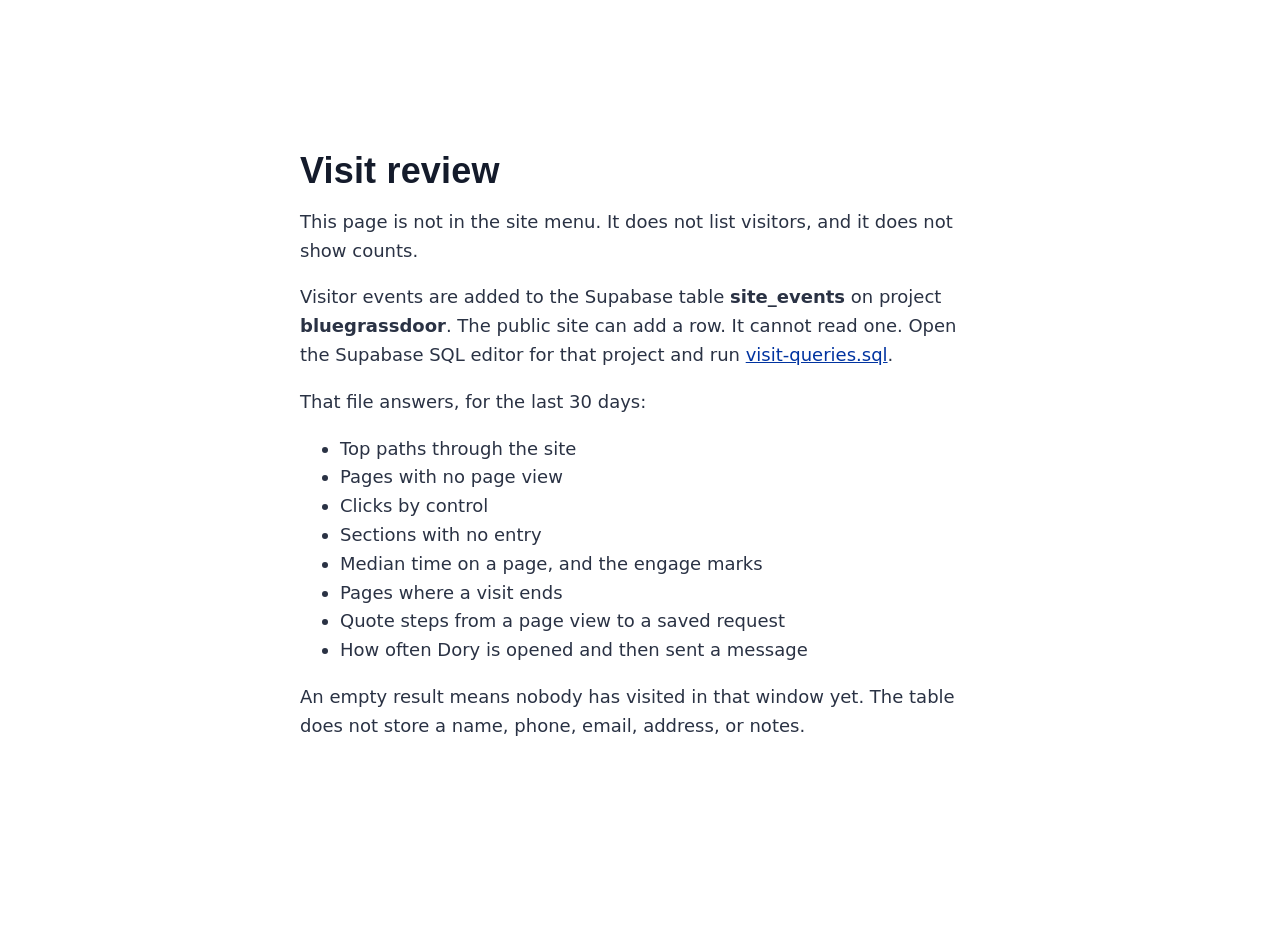
<file: visit-review.html>
<!DOCTYPE html>
<html lang="en">
<head>
  <meta charset="utf-8">
  <meta name="viewport" content="width=device-width, initial-scale=1">
  <meta name="robots" content="noindex,nofollow">
  <title>Visit review | Bluegrass Commercial Door &amp; More</title>
  <link rel="stylesheet" href="styles.css?v=cc17">
  <script src="track.js?v=priv1" defer></script>
</head>
<body>
  <main class="section" id="main">
    <div class="wrap" style="max-width: 720px; padding-top: 48px; padding-bottom: 64px;">
      <h1>Visit review</h1>
      <p>This page is not in the site menu. It does not list visitors, and it does not show counts.</p>
      <p>Visitor events are added to the Supabase table <strong>site_events</strong> on project <strong>bluegrassdoor</strong>. The public site can add a row. It cannot read one. Open the Supabase SQL editor for that project and run <a href="visit-queries.sql">visit-queries.sql</a>.</p>
      <p>That file answers, for the last 30 days:</p>
      <ul>
        <li>Top paths through the site</li>
        <li>Pages with no page view</li>
        <li>Clicks by control</li>
        <li>Sections with no entry</li>
        <li>Median time on a page, and the engage marks</li>
        <li>Pages where a visit ends</li>
        <li>Quote steps from a page view to a saved request</li>
        <li>How often Dory is opened and then sent a message</li>
      </ul>
      <p>An empty result means nobody has visited in that window yet. The table does not store a name, phone, email, address, or notes.</p>
    </div>
  </main>
</body>
</html>
</file>
<file: fonts/fonts.css>
/* Self-hosted Barlow and Barlow Condensed (SIL Open Font License), latin subset. */
@font-face {
  font-family: 'Barlow';
  font-style: normal;
  font-weight: 400;
  font-display: swap;
  src: url('Barlow-400.woff2') format('woff2');
  unicode-range: U+0000-00FF, U+0131, U+0152-0153, U+02BB-02BC, U+02C6, U+02DA, U+02DC, U+0304, U+0308, U+0329, U+2000-206F, U+20AC, U+2122, U+2191, U+2193, U+2212, U+2215, U+FEFF, U+FFFD;
}

@font-face {
  font-family: 'Barlow';
  font-style: normal;
  font-weight: 500;
  font-display: swap;
  src: url('Barlow-500.woff2') format('woff2');
  unicode-range: U+0000-00FF, U+0131, U+0152-0153, U+02BB-02BC, U+02C6, U+02DA, U+02DC, U+0304, U+0308, U+0329, U+2000-206F, U+20AC, U+2122, U+2191, U+2193, U+2212, U+2215, U+FEFF, U+FFFD;
}

@font-face {
  font-family: 'Barlow';
  font-style: normal;
  font-weight: 600;
  font-display: swap;
  src: url('Barlow-600.woff2') format('woff2');
  unicode-range: U+0000-00FF, U+0131, U+0152-0153, U+02BB-02BC, U+02C6, U+02DA, U+02DC, U+0304, U+0308, U+0329, U+2000-206F, U+20AC, U+2122, U+2191, U+2193, U+2212, U+2215, U+FEFF, U+FFFD;
}

@font-face {
  font-family: 'Barlow';
  font-style: normal;
  font-weight: 700;
  font-display: swap;
  src: url('Barlow-700.woff2') format('woff2');
  unicode-range: U+0000-00FF, U+0131, U+0152-0153, U+02BB-02BC, U+02C6, U+02DA, U+02DC, U+0304, U+0308, U+0329, U+2000-206F, U+20AC, U+2122, U+2191, U+2193, U+2212, U+2215, U+FEFF, U+FFFD;
}

@font-face {
  font-family: 'Barlow Condensed';
  font-style: normal;
  font-weight: 600;
  font-display: swap;
  src: url('BarlowCondensed-600.woff2') format('woff2');
  unicode-range: U+0000-00FF, U+0131, U+0152-0153, U+02BB-02BC, U+02C6, U+02DA, U+02DC, U+0304, U+0308, U+0329, U+2000-206F, U+20AC, U+2122, U+2191, U+2193, U+2212, U+2215, U+FEFF, U+FFFD;
}

@font-face {
  font-family: 'Barlow Condensed';
  font-style: normal;
  font-weight: 700;
  font-display: swap;
  src: url('BarlowCondensed-700.woff2') format('woff2');
  unicode-range: U+0000-00FF, U+0131, U+0152-0153, U+02BB-02BC, U+02C6, U+02DA, U+02DC, U+0304, U+0308, U+0329, U+2000-206F, U+20AC, U+2122, U+2191, U+2193, U+2212, U+2215, U+FEFF, U+FFFD;
}

@font-face {
  font-family: 'Barlow Condensed';
  font-style: normal;
  font-weight: 800;
  font-display: swap;
  src: url('BarlowCondensed-800.woff2') format('woff2');
  unicode-range: U+0000-00FF, U+0131, U+0152-0153, U+02BB-02BC, U+02C6, U+02DA, U+02DC, U+0304, U+0308, U+0329, U+2000-206F, U+20AC, U+2122, U+2191, U+2193, U+2212, U+2215, U+FEFF, U+FFFD;
}
</file>
<file: styles.css>
/* Bluegrass Commercial Door & More */
:root {
  --blue: #0033a0;
  --blue-600: #002a85;
  --navy: #0b1d44;
  --navy-2: #102a5e;
  --ink: #141b2b;
  --text: #2a3244;
  --muted: #5d677b;
  --line: #e2e7f0;
  --soft: #f3f6fb;
  --white: #fff;
  --amber: #f5b82e;
  --amber-600: #e0a31a;
  --radius: 14px;
  --radius-sm: 10px;
  --shadow: 0 10px 30px rgba(11, 29, 68, .10);
  --shadow-lg: 0 24px 60px rgba(11, 29, 68, .22);
  --head: "Barlow Condensed", "Arial Narrow", Arial, sans-serif;
  --body: "Barlow", system-ui, -apple-system, "Segoe UI", Roboto, Arial, sans-serif;
  --header-h: 76px;
}
*, *::before, *::after { box-sizing: border-box; }
[hidden] { display: none !important; }
html { scroll-behavior: smooth; -webkit-text-size-adjust: 100%; overflow-x: clip; overflow-y: visible; }
body { margin: 0; font-family: var(--body); font-size: 17px; line-height: 1.6; color: var(--text); background: var(--white); -webkit-font-smoothing: antialiased; overflow-x: clip; overflow-y: visible; }
img { max-width: 100%; display: block; }
a { color: var(--blue); }
h1, h2, h3, h4 { font-family: var(--head); color: var(--ink); line-height: 1.05; margin: 0 0 .5em; letter-spacing: .005em; }
h2 { font-size: clamp(2rem, 4.2vw, 3rem); font-weight: 700; text-transform: uppercase; }
h3 { font-size: 1.5rem; font-weight: 700; }
p { margin: 0 0 1em; }
svg { width: 20px; height: 20px; fill: none; stroke: currentColor; stroke-width: 2; stroke-linecap: round; stroke-linejoin: round; flex: none; }
.sr-only { position: absolute; width: 1px; height: 1px; overflow: hidden; clip: rect(0 0 0 0); white-space: nowrap; }
.skip { position: absolute; left: 12px; top: -60px; background: var(--amber); color: var(--ink); padding: 10px 14px; border-radius: 8px; z-index: 200; font-weight: 700; }
.skip:focus { top: 12px; }
:focus-visible { outline: 3px solid var(--amber); outline-offset: 2px; }
.wrap { width: 100%; max-width: 1200px; margin: 0 auto; padding: 0 20px; }
[id] { scroll-margin-top: calc(var(--header-h) + 12px); }
/* Phones: #about and #contact were landing about 14px past the heading. */
@media (max-width: 1023px) {
  [id] { scroll-margin-top: calc(var(--header-h) + 26px); }
}

/* Buttons */
.btn { display: inline-flex; align-items: center; justify-content: center; gap: 10px; min-height: 48px; padding: 12px 22px; border-radius: 10px; border: 2px solid transparent; font-family: var(--body); font-size: 1rem; font-weight: 700; letter-spacing: .01em; text-decoration: none; cursor: pointer; transition: background .2s, color .2s, border-color .2s, transform .2s, box-shadow .2s; }
.btn:hover { transform: translateY(-1px); }
.btn:disabled { opacity: .45; cursor: not-allowed; transform: none; }
.btn--lg { min-height: 56px; padding: 14px 26px; font-size: 1.06rem; }
.btn--block { width: 100%; }
.btn--primary { background: var(--blue); color: #fff; }
.btn--primary:hover { background: var(--blue-600); }
.btn--accent { background: var(--amber); color: var(--ink); }
.btn--accent:hover:not(:disabled) { background: var(--amber-600); box-shadow: 0 8px 20px rgba(245,184,46,.35); }
.btn--ghost { background: rgba(255,255,255,.08); color: #fff; border-color: rgba(255,255,255,.75); backdrop-filter: blur(4px); }
.btn--ghost:hover { background: #fff; color: var(--navy); }
.btn--outline { background: transparent; color: var(--blue); border-color: var(--blue); }
.btn--outline-light { background: transparent; color: #fff; border-color: rgba(255,255,255,.6); }
.btn--text { background: none; color: var(--blue); padding-left: 8px; padding-right: 8px; }
.btn--text-light { color: #cfe0ff; }
.btn svg { width: 20px; height: 20px; }

.eyebrow { font-family: var(--body); font-size: .8rem; font-weight: 700; letter-spacing: .16em; text-transform: uppercase; color: var(--blue); margin: 0 0 12px; display: inline-flex; align-items: center; gap: 10px; }
.eyebrow::before { content: ""; width: 28px; height: 3px; background: var(--amber); border-radius: 2px; }
.eyebrow--light { color: #d6e2ff; }

/* Top bar */
.topbar { background: var(--navy); color: #c9d6f3; font-size: .88rem; display: none; }
.topbar__inner { display: flex; justify-content: space-between; align-items: center; min-height: 40px; }
.topbar__item { display: inline-flex; align-items: center; gap: 8px; }
.topbar__right { gap: 22px; }
.topbar a { color: #c9d6f3; text-decoration: none; display: inline-flex; align-items: center; gap: 8px; }
.topbar a:hover { color: #fff; }
.topbar svg { width: 16px; height: 16px; }

/* Header */
.header { position: sticky; top: 0; z-index: 100; background: #fff; border-bottom: 1px solid var(--line); transition: box-shadow .2s; }
.header.is-scrolled { box-shadow: 0 6px 24px rgba(11,29,68,.10); }
.header__inner { display: flex; align-items: center; justify-content: space-between; height: var(--header-h); gap: 16px; }
.brand img { height: 52px; width: auto; }
.header__actions { display: flex; align-items: center; gap: 10px; }
.header__phone { display: none; align-items: center; gap: 10px; text-decoration: none; color: var(--ink); font-weight: 700; font-size: 1.1rem; line-height: 1.1; }
.header__phone svg { width: 38px; height: 38px; padding: 9px; border-radius: 50%; background: var(--soft); color: var(--blue); }
.header__phone small { display: block; font-size: .72rem; font-weight: 600; color: var(--muted); text-transform: uppercase; letter-spacing: .1em; }
.header__cta { display: none; }
.menu-toggle { width: 48px; height: 48px; border: 0; border-radius: 10px; background: var(--blue); display: inline-flex; flex-direction: column; justify-content: center; align-items: center; gap: 5px; cursor: pointer; }
.menu-toggle span { width: 22px; height: 2.5px; background: #fff; border-radius: 2px; transition: transform .25s, opacity .2s; }
.menu-toggle[aria-expanded="true"] span:nth-child(1) { transform: translateY(7.5px) rotate(45deg); }
.menu-toggle[aria-expanded="true"] span:nth-child(2) { opacity: 0; }
.menu-toggle[aria-expanded="true"] span:nth-child(3) { transform: translateY(-7.5px) rotate(-45deg); }

/* Mobile nav */
.nav { position: fixed; inset: var(--header-h) 0 0 0; background: #fff; padding: 12px 20px 40px; overflow-y: auto; opacity: 0; transform: translateY(-10px); visibility: hidden; transition: opacity .25s ease, transform .25s ease, visibility .25s; z-index: 99; }
.nav.is-open { opacity: 1; transform: none; visibility: visible; }
.nav__list { list-style: none; margin: 0; padding: 0; }
.nav__list a { display: flex; align-items: center; justify-content: space-between; padding: 16px 4px; font-family: var(--head); font-size: 1.6rem; font-weight: 700; text-transform: uppercase; color: var(--ink); text-decoration: none; border-bottom: 1px solid var(--line); }
.nav__list a::after { content: "›"; color: var(--blue); font-size: 1.6rem; }
.nav__mobile-extra { display: grid; gap: 12px; margin-top: 24px; }
.nav__addr { color: var(--muted); text-align: center; margin: 8px 0 0; }
body.nav-open { overflow: hidden; }

/* Opening band: crew photo, short blue panel flush left, door builder directly under the text */
.hb { background: #fff; }
.hb__band { position: relative; background: var(--navy); color: #fff; overflow: hidden; }
.hb__photo { position: relative; height: clamp(150px, 42vw, 220px); }
.hb__photo img { width: 100%; height: 100%; object-fit: cover; object-position: 50% 40%; }
.hb__photo::after { content: ""; position: absolute; inset: 0; background: linear-gradient(180deg, rgba(11,29,68,0) 30%, rgba(11,29,68,.75) 72%, var(--navy) 100%); }
.hb__intro { position: relative; margin-top: -26px; padding-bottom: 16px; }
.hb .eyebrow { margin-bottom: 8px; font-size: .72rem; letter-spacing: .1em; }
.hb__eb-extra { display: inline; }
.hb__intro .eyebrow { display: block; max-width: 100%; white-space: normal; }
.hb__intro .eyebrow::before { display: inline-block; vertical-align: middle; margin-right: 10px; }
.hb h1 { color: #fff; font-size: clamp(1.6rem, 7.1vw, 1.95rem); font-weight: 800; text-transform: uppercase; line-height: .98; margin: 0 0 8px; letter-spacing: .005em; }
.hb h1 span { display: block; margin-top: 4px; font-size: .64em; font-weight: 700; color: var(--amber); letter-spacing: .03em; }
.hb__promise { margin: 0; font-size: .98rem; line-height: 1.4; color: #dce6ff; max-width: 40rem; }
.hb__call a { color: #fff; font-weight: 700; white-space: nowrap; }
/* Phones: centre the crew in the frame (a little left of the van) and keep the headline under them.
   The small line and the main headline each stay on one centred line. */
@media (max-width: 639px) {
  .hb__photo { height: clamp(200px, 62vw, 280px); overflow: hidden; }
  .hb__photo img {
    position: absolute;
    width: 120%;
    height: auto;
    max-width: none;
    left: 50%;
    right: auto;
    top: 0;
    transform: translate(-46%, -23%);
    object-fit: fill;
  }
  .hb__photo::after { background: linear-gradient(180deg, rgba(11,29,68,0) 78%, rgba(11,29,68,.7) 94%, var(--navy) 100%); }
  .hb__intro { text-align: center; }
  .hb__intro .eyebrow {
    white-space: nowrap;
    text-align: center;
    font-size: clamp(0.55rem, 2.75vw, 0.78rem);
    letter-spacing: .035em;
  }
  .hb__intro .eyebrow::before { display: none; }
  .hb h1 {
    white-space: nowrap;
    font-size: clamp(1.02rem, 5.05vw, 1.55rem);
  }
  .hb__promise { margin-left: auto; margin-right: auto; }
}
@media (max-width: 639px) and (orientation: landscape) {
  .hb__photo img {
    position: absolute;
    inset: 0;
    width: 100%;
    height: 100%;
    right: auto;
    left: 0;
    top: 0;
    transform: none;
    object-fit: cover;
    object-position: 48% 38%;
  }
}

/* Trust strip */
.trust { background: var(--blue); color: #fff; }
.trust__grid { display: grid; grid-template-columns: 1fr 1fr; gap: 18px 16px; padding-top: 22px; padding-bottom: 22px; }
.trust__item { display: flex; align-items: center; gap: 12px; font-size: .92rem; line-height: 1.25; color: #dfe8ff; }
.trust__item svg { width: 34px; height: 34px; padding: 7px; border-radius: 9px; background: rgba(255,255,255,.12); color: var(--amber); }
.trust__item strong { display: block; color: #fff; font-size: 1rem; }

/* Sections */
.section { padding: 72px 0; }
.section--soft { background: var(--soft); }
.section--navy { background: var(--navy); color: #d9e3fb; }
.section--navy h2, .section--navy h3 { color: #fff; }
.section__head { max-width: 720px; margin-bottom: 36px; }
.section__head--center { text-align: center; margin-left: auto; margin-right: auto; }
.section__head--center .eyebrow { justify-content: center; }
.section__lead { font-size: 1.1rem; color: var(--muted); }
.section--navy .section__lead, .builder-section .section__lead { color: #c3d1f0; }

/* Services */
.services { display: grid; gap: 20px; }
.svc { background: #fff; border: 1px solid var(--line); border-radius: var(--radius); overflow: hidden; display: flex; flex-direction: column; box-shadow: 0 2px 6px rgba(11,29,68,.04); transition: transform .25s, box-shadow .25s; }
.svc:hover { transform: translateY(-4px); box-shadow: var(--shadow); }
.svc__img { aspect-ratio: 16 / 10; overflow: hidden; background: var(--navy); }
.svc__img img { width: 100%; height: 100%; object-fit: cover; transition: transform .6s; }
.svc:hover .svc__img img { transform: scale(1.04); }
/* Flagpoles photo: sky-widened frame (finial to just below the flag), centred, so the whole flag stays in view at every card width */
.svc__img img.svc__img--flag { object-position: 50% 50%; }
.svc__body { padding: 22px 22px 24px; display: flex; flex-direction: column; flex: 1; }
.svc__body p { color: var(--muted); font-size: 1rem; }
.svc__link { margin-top: auto; font-weight: 700; text-decoration: none; display: inline-flex; gap: 6px; align-items: center; min-height: 44px; }
.svc__link span { transition: transform .2s; }
.svc__link:hover span { transform: translateX(4px); }
.svc--navy { background: linear-gradient(160deg, var(--blue) 0%, var(--navy) 100%); border-color: transparent; color: #d8e3ff; }
.svc--navy h3 { color: #fff; }
.svc--navy .svc__body p { color: #cddaf8; }
.svc--navy .svc__link { color: var(--amber); }
.svc__icon { aspect-ratio: 16 / 10; display: grid; place-items: center; background: radial-gradient(circle at 70% 30%, rgba(255,255,255,.14), transparent 60%); border-bottom: 1px solid rgba(255,255,255,.12); }
.svc__icon svg { width: 96px; height: 96px; stroke: #fff; stroke-width: 2.5; }
.svc__icon svg path:nth-child(2) { fill: var(--amber); stroke: var(--amber); }
/* Tight service cards: app.js locks each card at the height the original layout gave it, then adds
   .is-tight. The text block shrinks and the photo (or icon) area flexes to fill the freed space,
   so card boxes stay exactly the same size while more of each photo shows. */
.services.is-tight .svc__img, .services.is-tight .svc__icon { flex: 1 1 0; aspect-ratio: auto; min-height: 0; }
.services.is-tight .svc__body { flex: 0 0 auto; padding: 12px 18px 6px; }
.services.is-tight .svc__body h3 { font-size: 1.3rem; margin-bottom: 4px; }
.services.is-tight .svc__body p { font-size: 15px; line-height: 1.4; margin-bottom: 0; display: -webkit-box; -webkit-box-orient: vertical; -webkit-line-clamp: 2; line-clamp: 2; overflow: hidden; }
.services.is-tight .svc__link { margin-top: 0; }
.svc__short, .services.is-tight .svc__full { display: none; }
.services.is-tight .svc__short { display: inline; }

/* About */
.about { display: grid; gap: 36px; align-items: center; }
.about__photo { position: relative; }
.about__photo img { border-radius: var(--radius); box-shadow: var(--shadow-lg); width: 100%; aspect-ratio: 4 / 3; object-fit: cover; }
.about__badge { position: absolute; left: 16px; bottom: -18px; background: var(--amber); color: var(--ink); padding: 12px 18px; border-radius: 10px; box-shadow: var(--shadow); line-height: 1.2; }
.about__badge strong { display: block; font-family: var(--head); font-size: 1.3rem; text-transform: uppercase; }
.about__badge span { font-size: .9rem; font-weight: 600; }
.checks { list-style: none; padding: 0; margin: 8px 0 0; display: grid; gap: 14px; }
.checks li { position: relative; padding-left: 38px; color: var(--muted); }
.checks li strong { color: var(--ink); }
.checks li::before { content: ""; position: absolute; left: 0; top: 2px; width: 26px; height: 26px; border-radius: 50%; background: var(--blue) url("data:image/svg+xml,%3Csvg xmlns='http://www.w3.org/2000/svg' viewBox='0 0 24 24' fill='none' stroke='white' stroke-width='3' stroke-linecap='round' stroke-linejoin='round'%3E%3Cpath d='m5 12 5 5 9-10'/%3E%3C/svg%3E") center / 15px no-repeat; }
.pillars { display: grid; gap: 18px; margin-top: 56px; }
.pillar { margin: 0; background: #fff; border-radius: var(--radius); overflow: hidden; box-shadow: 0 2px 8px rgba(11,29,68,.06); }
.pillar img { width: 100%; aspect-ratio: 3 / 2; object-fit: cover; }
.pillar figcaption { padding: 16px 18px 20px; color: var(--muted); font-size: .98rem; }
.pillar figcaption strong { display: block; font-family: var(--head); font-size: 1.35rem; text-transform: uppercase; color: var(--ink); }

/* Fleet band */
.fleet { position: relative; color: #fff; overflow: hidden; padding: 96px 0; }
.fleet__bg { position: absolute; inset: 0; width: 100%; height: 100%; object-fit: cover; object-position: 40% 55%; }
.fleet__shade { position: absolute; inset: 0; background: linear-gradient(90deg, rgba(8,22,54,.94) 0%, rgba(8,22,54,.82) 55%, rgba(8,22,54,.45) 100%); }
.fleet__inner { position: relative; max-width: 1200px; }
.fleet h2 { color: #fff; max-width: 16ch; }
.fleet p { max-width: 34rem; color: #d7e2fb; font-size: 1.1rem; }

/* Reviews */
.reviews { display: grid; gap: 18px; }
.review { margin: 0; padding: 28px 26px 24px; background: #fff; border: 1px solid var(--line); border-radius: var(--radius); position: relative; box-shadow: 0 2px 8px rgba(11,29,68,.04); }
.review::before { content: "\201C"; position: absolute; top: -6px; right: 18px; font-family: Georgia, serif; font-size: 5.5rem; line-height: 1; color: rgba(0,51,160,.12); }
.review p { font-size: 1.15rem; color: var(--ink); font-weight: 500; }
.review footer { font-weight: 700; color: var(--blue); display: flex; align-items: center; gap: 10px; }
.review footer::before { content: ""; width: 24px; height: 2px; background: var(--amber); }

/* Gallery */
.gallery { display: grid; grid-template-columns: 1fr 1fr; grid-auto-rows: 150px; grid-auto-flow: dense; gap: 10px; }
.gallery__item { padding: 0; border: 0; border-radius: var(--radius-sm); overflow: hidden; cursor: zoom-in; background: var(--navy); position: relative; }
.gallery__item--tall { grid-row: span 2; }
.gallery__item img { width: 100%; height: 100%; object-fit: cover; transition: transform .5s, opacity .3s; }
.gallery__item:hover img { transform: scale(1.05); }

/* Lightbox */
.lightbox { position: fixed; inset: 0; z-index: 300; background: rgba(5,12,30,.92); display: grid; place-items: center; padding: 20px; }
.lightbox[hidden] { display: none; }
.lightbox figure { margin: 0; max-width: 960px; width: 100%; }
.lightbox img { max-height: 78vh; width: auto; max-width: 100%; margin: 0 auto; border-radius: 10px; }
.lightbox figcaption { color: #dfe7fb; text-align: center; margin-top: 12px; }
.lightbox__close { position: absolute; top: 14px; right: 14px; width: 48px; height: 48px; border-radius: 50%; border: 0; background: #fff; color: var(--ink); font-size: 1.8rem; line-height: 1; cursor: pointer; }

/* Builder */
.builder-section { background: linear-gradient(180deg, var(--navy) 0%, #0e2555 100%); color: #d6e1fb; }
.builder-section h2 { color: #fff; }
.builder { max-width: 880px; margin: 0 auto; background: #fff; color: var(--text); border-radius: 18px; padding: 22px 18px; box-shadow: var(--shadow-lg); }
.builder__progress { list-style: none; margin: 0 0 22px; padding: 0 0 18px; display: grid; grid-template-columns: repeat(5, 1fr); border-bottom: 1px solid var(--line); counter-reset: s; position: relative; }
.builder__progress li { display: flex; flex-direction: column; align-items: center; gap: 6px; font-size: .75rem; color: var(--muted); position: relative; }
.builder__progress li:not(:last-child)::after { content: ""; position: absolute; top: 15px; left: calc(50% + 18px); right: calc(-50% + 18px); height: 2px; background: var(--line); }
.builder__progress li.is-done:not(:last-child)::after { background: var(--blue); }
.builder__progress span { width: 32px; height: 32px; border-radius: 50%; display: grid; place-items: center; font-weight: 700; background: var(--soft); color: var(--muted); border: 2px solid var(--line); }
.builder__progress em { font-style: normal; font-weight: 600; }
.builder__progress li.is-active span { background: var(--blue); color: #fff; border-color: var(--blue); }
.builder__progress li.is-active em { color: var(--ink); }
.builder__progress li.is-done span { background: #e6edff; color: var(--blue); border-color: var(--blue); }
.builder__panel h3 { font-size: 1.7rem; text-transform: uppercase; }
.builder__hint { color: var(--muted); margin-top: -6px; }
.opts { display: grid; grid-template-columns: 1fr; gap: 10px; }
.opt { display: flex; align-items: center; gap: 14px; text-align: left; width: 100%; min-height: 64px; padding: 12px 14px; border: 2px solid var(--line); border-radius: 12px; background: #fff; cursor: pointer; font: inherit; color: var(--ink); transition: border-color .15s, background .15s, box-shadow .15s; }
.opt:hover { border-color: #b8c7ea; }
.opt[aria-checked="true"], .opt[aria-pressed="true"] { border-color: var(--blue); background: #f1f5ff; box-shadow: 0 0 0 3px rgba(0,51,160,.12); }
.opt__icon { width: 44px; height: 44px; border-radius: 10px; background: var(--soft); display: grid; place-items: center; color: var(--blue); flex: none; }
.opt[aria-checked="true"] .opt__icon, .opt[aria-pressed="true"] .opt__icon { background: var(--blue); color: #fff; }
.opt__icon svg { width: 24px; height: 24px; }
.opt__text strong { display: block; font-weight: 700; line-height: 1.25; }
.opt__text small { display: block; color: var(--muted); font-size: .88rem; line-height: 1.35; margin-top: 2px; }
.opt__tick { margin-left: auto; width: 24px; height: 24px; border-radius: 50%; border: 2px solid var(--line); flex: none; display: grid; place-items: center; }
.opt[aria-checked="true"] .opt__tick, .opt[aria-pressed="true"] .opt__tick { background: var(--blue); border-color: var(--blue); }
.opt[aria-checked="true"] .opt__tick::after, .opt[aria-pressed="true"] .opt__tick::after { content: ""; width: 10px; height: 6px; border: solid #fff; border-width: 0 0 2.5px 2.5px; transform: rotate(-45deg) translate(1px, -1px); }
.custom-size { display: flex; flex-wrap: wrap; align-items: flex-end; gap: 10px; margin-top: 14px; padding: 16px; border-radius: 12px; background: var(--soft); }
.custom-size label { display: grid; gap: 6px; font-weight: 600; font-size: .9rem; flex: 1 1 110px; }
.custom-size > span { padding-bottom: 14px; color: var(--muted); }
.custom-size input { width: 100%; }
/* Builder: compatibility states (builder-rules.js) */
.opt.is-disabled { background: #f6f7f9; border-style: dashed; border-color: #d5dbe5; cursor: not-allowed; }
.opt.is-disabled:hover { border-color: #c4ccd9; }
.opt.is-disabled .opt__icon { background: #eceff3; color: #8b95a6; }
.opt.is-disabled .opt__text strong { color: #5d677b; }
.opt.is-disabled .opt__tick { border-style: dashed; opacity: .6; }
.opt.is-locked { cursor: default; }
.opt__badge { display: inline-block; margin: 3px 0 1px; padding: 1px 7px; border-radius: 999px; background: var(--blue); color: #fff; font-family: var(--body); font-size: .68rem; font-weight: 700; letter-spacing: .06em; text-transform: uppercase; }
.opt__why { display: block; margin-top: 6px; padding-left: 20px; position: relative; font-size: .82rem; line-height: 1.35; font-weight: 600; }
.opt__why::before { content: ""; position: absolute; left: 0; top: 2px; width: 14px; height: 14px; border-radius: 50%; }
.opt__why--no { color: #9a3412; }
.opt__why--no::before { background: #fde7dc; box-shadow: inset 0 0 0 1.5px #c2410c; background-image: linear-gradient(45deg, transparent 44%, #c2410c 44%, #c2410c 56%, transparent 56%); }
.opt__why--req { color: var(--blue); }
.opt__why--req::before { background: var(--blue); -webkit-mask: radial-gradient(circle, #000 60%, transparent 62%); background-image: none; }
.opt__why--req::after { content: ""; position: absolute; left: 4px; top: 5px; width: 6px; height: 3.5px; border: solid #fff; border-width: 0 0 1.8px 1.8px; transform: rotate(-45deg); }
.opt__why--info { color: #4a5568; font-weight: 500; }
.opt__why--info::before { background: #e6edff; box-shadow: inset 0 0 0 1.5px #6b86c9; }
.opt__why--info::after { content: "i"; position: absolute; left: 0; top: 2px; width: 14px; line-height: 14px; text-align: center; font-size: 10px; font-weight: 800; font-style: normal; color: #3b5bab; font-family: Georgia, serif; }
.builder__notice { margin-top: 16px; padding: 12px 14px 12px 44px; border-radius: 12px; background: #fff8e6; border: 1.5px solid #f3d27a; color: #5b4300; font-size: .92rem; line-height: 1.45; position: relative; }
.builder__notice::before { content: "!"; position: absolute; left: 14px; top: 12px; width: 20px; height: 20px; border-radius: 50%; background: var(--amber); color: var(--ink); font-weight: 800; font-size: .8rem; display: grid; place-items: center; }
.builder__notice p { margin: 0; }
.builder__notice p + p { margin-top: 6px; }
.builder__notice-need { font-weight: 700; color: #4a3600; }
.summary__notes dd ul { margin: 0; padding-left: 18px; font-weight: 500; color: var(--text); font-size: .92rem; line-height: 1.45; }
.summary__notes dd li + li { margin-top: 4px; }
.summary { display: grid; gap: 0; margin: 0 0 18px; border: 1px solid var(--line); border-radius: 12px; overflow: hidden; }
.summary div { display: grid; grid-template-columns: 110px 1fr; gap: 12px; padding: 12px 16px; border-bottom: 1px solid var(--line); }
.summary div:last-child { border-bottom: 0; }
.summary dt { font-weight: 700; color: var(--muted); font-size: .85rem; text-transform: uppercase; letter-spacing: .06em; padding-top: 2px; }
.summary dd { margin: 0; color: var(--ink); font-weight: 600; }
.builder__notes { display: grid; gap: 8px; font-weight: 600; }
.builder__notes-label { display: block; }
.builder__notes-label span { color: var(--muted); font-weight: 400; white-space: nowrap; }
.builder__nav { display: flex; align-items: center; gap: 8px; margin-top: 22px; padding-top: 18px; border-top: 1px solid var(--line); flex-wrap: wrap; }
.builder__nav #b-next, .builder__nav #b-send { margin-left: auto; }

/* Forms */
input, select, textarea { font: inherit; font-size: 16px; color: var(--ink); background: #fff; border: 1.5px solid #cfd7e6; border-radius: 10px; padding: 12px 14px; min-height: 50px; width: 100%; transition: border-color .15s, box-shadow .15s; }
textarea { resize: vertical; min-height: 110px; }
input:focus, select:focus, textarea:focus { outline: none; border-color: var(--blue); box-shadow: 0 0 0 4px rgba(0,51,160,.14); }
select { appearance: none; background-image: url("data:image/svg+xml,%3Csvg xmlns='http://www.w3.org/2000/svg' viewBox='0 0 24 24' fill='none' stroke='%230033a0' stroke-width='2.5'%3E%3Cpath d='m6 9 6 6 6-6'/%3E%3C/svg%3E"); background-repeat: no-repeat; background-position: right 12px center; background-size: 18px; padding-right: 40px; }

/* Area */
.area { display: grid; gap: 32px; align-items: center; }
.area__card { display: flex; gap: 14px; padding: 18px; border-radius: 12px; background: var(--soft); border: 1px solid var(--line); margin: 8px 0 16px; }
.area__card svg { width: 40px; height: 40px; padding: 9px; border-radius: 10px; background: var(--blue); color: #fff; }
.area__card strong { display: block; color: var(--ink); }
.area__card span { display: block; color: var(--muted); }
.area__card a { font-weight: 700; text-decoration: none; display: inline-block; margin-top: 6px; }
.area__note { color: var(--muted); }
.area__map { border-radius: var(--radius); overflow: hidden; box-shadow: var(--shadow); aspect-ratio: 4 / 3; background: var(--soft); }
.area__map iframe { width: 100%; height: 100%; border: 0; display: block; }

/* Contact */
.contact { display: grid; gap: 36px; }
.contact__list { list-style: none; padding: 0; margin: 20px 0 0; display: grid; gap: 14px; }
.contact__list li { display: flex; gap: 14px; align-items: flex-start; }
.contact__list svg { width: 44px; height: 44px; padding: 11px; border-radius: 12px; background: rgba(255,255,255,.08); color: var(--amber); }
.contact__list small { display: block; font-size: .75rem; text-transform: uppercase; letter-spacing: .12em; color: #93a8d6; font-weight: 700; }
.contact__list a { color: #fff; font-weight: 700; font-size: 1.1rem; text-decoration: none; word-break: break-word; }
.contact__list div { color: #fff; }
.quote { background: #fff; color: var(--text); border-radius: 18px; padding: 24px 20px; box-shadow: var(--shadow-lg); }
.quote h3 { color: var(--ink); font-size: 2rem; text-transform: uppercase; margin-bottom: 4px; }
.quote__sub { color: var(--muted); font-size: .92rem; }
.req { color: #c62828; }
.field-row { display: grid; gap: 0 14px; }
.field { margin-bottom: 14px; }
.field label { display: block; font-weight: 700; font-size: .92rem; margin-bottom: 6px; color: var(--ink); }
.field__err { display: none; color: #c62828; font-size: .86rem; margin: 6px 0 0; }
.custom-size #size-err.is-on { display: block; flex: 1 1 100%; }
.builder-manual { margin: 18px 0 0; font-size: .92rem; color: var(--muted); }
.builder-manual a { font-weight: 600; }
.field.is-invalid input, .field.is-invalid select, .field.is-invalid textarea { border-color: #c62828; }
.field.is-invalid .field__err { display: block; }
.quote__fine { text-align: center; color: var(--muted); font-size: .92rem; margin: 12px 0 0; }
.builder-attach { background: #f1f5ff; border: 1.5px solid #c9d6f7; border-radius: 12px; padding: 12px 14px; margin-bottom: 16px; }
.builder-attach__head { display: flex; justify-content: space-between; align-items: center; gap: 10px; color: var(--blue); }
.builder-attach__remove { border: 0; background: none; color: var(--muted); text-decoration: underline; cursor: pointer; font: inherit; font-size: .88rem; min-height: 36px; }
.builder-attach p { margin: 6px 0 0; font-size: .92rem; color: var(--ink); white-space: pre-line; }
.quote__done { text-align: center; padding: 12px 4px; }
.quote__done:focus { outline: none; }
.quote__check { width: 72px; height: 72px; border-radius: 50%; background: #e3f4e8; display: grid; place-items: center; margin: 4px auto 14px; }
.quote__check svg { width: 36px; height: 36px; stroke: #1e8e3e; stroke-width: 3; }
.quote__done p { color: var(--muted); }
.quote__done-actions { display: grid; gap: 10px; margin: 18px 0 8px; }
.quote__done .btn--outline-light { color: var(--blue); border-color: var(--blue); }
.quote__done .btn--text-light { color: var(--blue); }

/* Footer */
.footer { background: #07142f; color: #aebcdc; padding: 56px 0 110px; font-size: .96rem; }
.footer__grid { display: grid; gap: 32px; }
.footer__logo { background: #fff; display: inline-block; padding: 10px 14px; border-radius: 10px; margin-bottom: 14px; }
.footer__logo img { height: 56px; width: auto; }
.footer h4 { color: #fff; font-size: 1.15rem; text-transform: uppercase; letter-spacing: .06em; margin-bottom: 14px; }
.footer ul { list-style: none; padding: 0; margin: 0; display: grid; gap: 8px; }
.footer a { color: #dbe5ff; text-decoration: none; }
.footer a:hover { color: #fff; text-decoration: underline; }
.footer address { font-style: normal; line-height: 1.8; }
.footer__fb { display: inline-flex; align-items: center; gap: 8px; margin-top: 16px; min-height: 44px; }
.footer__bottom { border-top: 1px solid rgba(255,255,255,.1); margin-top: 36px; padding-top: 20px; display: grid; gap: 4px; font-size: .88rem; }
.footer__bottom p { margin: 0; }

/* Sticky call bar */
.callbar { position: fixed; left: 0; right: 0; bottom: 0; z-index: 90; display: grid; grid-template-columns: 1.5fr 1fr 50px; gap: 8px; padding: 10px 12px calc(10px + env(safe-area-inset-bottom)); background: rgba(255,255,255,.97); border-top: 1px solid var(--line); box-shadow: 0 -8px 24px rgba(11,29,68,.12); transform: translateY(110%); visibility: hidden; transition: transform .3s ease, visibility .3s; }
.callbar.is-visible { transform: none; visibility: visible; }
.callbar a { display: flex; align-items: center; justify-content: center; gap: 8px; min-height: 50px; border-radius: 10px; font-weight: 700; text-decoration: none; font-size: 1rem; }
.callbar__call { background: var(--blue); color: #fff; }
.callbar__quote { background: var(--amber); color: var(--ink); }
.callbar__chat { display: grid; place-items: center; min-height: 50px; border-radius: 10px; border: 1.5px solid #c9d6f3; background: #fff; color: var(--blue); cursor: pointer; }
.callbar__chat svg { width: 22px; height: 22px; }

/* Chat */
.chat { position: fixed; right: 14px; bottom: 84px; z-index: 95; }
.chat__fab { display: none !important; }
.chat__fab { display: inline-flex; align-items: center; gap: 8px; height: 52px; padding: 0 18px 0 16px; border-radius: 999px; border: 0; background: var(--navy); color: #fff; font: inherit; font-weight: 700; box-shadow: 0 10px 28px rgba(11,29,68,.35); cursor: pointer; }
.chat__fab svg { width: 22px; height: 22px; color: var(--amber); }
.chat.is-open .chat__fab { display: none; }
.chat__panel { position: fixed; right: 12px; left: 12px; bottom: 12px; top: calc(var(--header-h) + 12px); max-height: 640px; margin-top: auto; background: #fff; border-radius: 18px; box-shadow: var(--shadow-lg); display: flex; flex-direction: column; overflow: hidden; }
.chat__panel[hidden] { display: none; }
.chat__head { display: flex; align-items: center; gap: 12px; padding: 14px 14px 14px 16px; background: var(--blue); color: #fff; }
.chat__head strong { display: block; font-size: 1.05rem; }
.chat__head span { display: block; font-size: .82rem; color: #d6e2ff; line-height: 1.3; }
.chat__avatar { width: 40px; height: 40px; border-radius: 50%; background: #fff; overflow: hidden; flex: none; }
.chat__close { margin-left: auto; width: 44px; height: 44px; border: 0; border-radius: 50%; background: rgba(255,255,255,.14); color: #fff; font-size: 1.7rem; line-height: 1; cursor: pointer; flex: none; }
.chat__log { flex: 1; overflow-y: auto; padding: 16px; display: flex; flex-direction: column; gap: 10px; background: var(--soft); }
.chat__note { margin: 0; align-self: center; width: 100%; max-width: 100%; box-sizing: border-box; font-size: 11.5px; line-height: 1.35; color: #5b6780; text-align: center; white-space: pre-line; }
@media (max-width: 639px) {
  .chat__note { font-size: clamp(7.5px, 2.7vw, 11.5px); }
}
.msg { max-width: 86%; padding: 11px 14px; border-radius: 14px; font-size: .97rem; line-height: 1.45; }
.msg--bot { background: #fff; color: var(--ink); border: 1px solid var(--line); border-bottom-left-radius: 4px; align-self: flex-start; }
.msg--user { background: var(--blue); color: #fff; border-bottom-right-radius: 4px; align-self: flex-end; }
.msg a { font-weight: 700; }
.msg--user a { color: #fff; }
.msg__actions { display: flex; flex-wrap: wrap; gap: 8px; margin-top: 10px; }
.msg__actions a, .msg__actions button { display: inline-flex; align-items: center; min-height: 38px; padding: 6px 12px; border-radius: 8px; background: var(--blue); color: #fff; font: inherit; font-size: .88rem; font-weight: 700; text-decoration: none; border: 0; cursor: pointer; }
.msg__actions .alt { background: #e8eefc; color: var(--blue); }
.msg--typing { display: inline-flex; gap: 4px; }
.msg--typing i { width: 7px; height: 7px; border-radius: 50%; background: #9aa7c2; animation: blink 1s infinite; }
.msg--typing i:nth-child(2) { animation-delay: .15s; } .msg--typing i:nth-child(3) { animation-delay: .3s; }
@keyframes blink { 0%, 80%, 100% { opacity: .3; } 40% { opacity: 1; } }
.chat__chips { display: flex; gap: 8px; overflow-x: auto; padding: 10px 12px; background: #fff; border-top: 1px solid var(--line); scrollbar-width: none; }
.chat__chips::-webkit-scrollbar { display: none; }
.chat__chips button { flex: none; min-height: 38px; padding: 6px 14px; border-radius: 999px; border: 1.5px solid #c9d6f3; background: #fff; color: var(--blue); font: inherit; font-size: .9rem; font-weight: 600; cursor: pointer; }
.chat__chips button:hover { background: #f1f5ff; }
.contact__after { margin: -6px 0 0 58px; }
.contact__after button { background: none; border: 0; padding: 0; color: #d6e2ff; font: inherit; font-size: .92rem; font-weight: 600; text-decoration: underline; text-underline-offset: 3px; cursor: pointer; text-align: left; }
.contact__after button:hover { color: #fff; }
.chat__voice { display: block; margin: 0 16px; padding: 10px 0 0; background: none; border: 0; color: var(--blue); font: inherit; font-size: .9rem; font-weight: 600; text-decoration: underline; text-underline-offset: 3px; cursor: pointer; text-align: left; }
.chat__form { display: flex; gap: 8px; padding: 10px 12px 12px; background: #fff; }
.chat__form input { min-height: 46px; border-radius: 999px; padding: 10px 16px; }
.chat__form button { width: 46px; height: 46px; border-radius: 50%; border: 0; background: var(--blue); color: #fff; display: grid; place-items: center; cursor: pointer; flex: none; }

/* After-hours voice line */
body.vline-open { overflow: hidden; }
.vline { position: fixed; inset: 0; z-index: 220; display: grid; place-items: center; padding: 20px; background: rgba(11, 29, 68, .72); }
.vline[hidden] { display: none; }
.vline__card { width: min(420px, 100%); background: #fff; color: var(--ink); border-radius: 24px; padding: 28px 22px 20px; box-shadow: var(--shadow-lg); text-align: center; }
.vline__kicker { margin: 0; letter-spacing: .14em; text-transform: uppercase; font-size: .75rem; font-weight: 700; color: var(--blue); }
.vline__card h2 { margin: 4px 0 0; font-size: 2.2rem; }
.vline__status { margin: 4px 0 0; color: var(--muted); font-size: .95rem; }
.vline__rings { position: relative; width: 92px; height: 92px; margin: 18px auto 8px; }
.vline__rings span { position: absolute; inset: 0; border-radius: 50%; border: 2px solid var(--blue); opacity: .35; animation: vring 1.6s ease-out infinite; }
.vline__rings span:nth-child(2) { animation-delay: .35s; }
.vline__rings span:nth-child(3) { animation-delay: .7s; }
@keyframes vring { 0% { transform: scale(.55); opacity: .55; } 100% { transform: scale(1.15); opacity: 0; } }
.vline__captions { max-height: 180px; overflow: auto; margin: 14px 0 0; text-align: left; display: grid; gap: 8px; }
.vline__line { margin: 0; padding: 8px 10px; border-radius: 12px; font-size: .92rem; line-height: 1.4; }
.vline__line--dory { background: var(--soft); color: var(--ink); }
.vline__line--you { background: #e8eefc; color: var(--blue); }
.vline__fallback { margin: 14px 0 0; color: var(--muted); font-size: .95rem; }
.vline__actions { display: flex; justify-content: center; gap: 18px; margin-top: 18px; }
.vline__actions button { min-width: 84px; min-height: 64px; border-radius: 999px; border: 2px solid var(--line); background: #fff; color: var(--ink); font: inherit; font-weight: 700; cursor: pointer; }
#vline-end { background: #b42318; border-color: #b42318; color: #fff; }
#vline-type { min-width: 140px; border-radius: 12px; background: var(--blue); border-color: var(--blue); color: #fff; }

/* Reveal */
.reveal { opacity: 0; transform: translateY(18px); transition: opacity .6s ease, transform .6s ease; }
.reveal.is-in { opacity: 1; transform: none; }
@media (prefers-reduced-motion: reduce) { html { scroll-behavior: auto; } *, *::before, *::after { transition: none !important; animation: none !important; } .reveal { opacity: 1; transform: none; } }

/* ---------- Tablet ---------- */
@media (min-width: 640px) {
  .hb__photo { position: absolute; inset: 0 0 0 auto; width: 42%; height: auto; }
  .hb__photo img { object-position: 50% 42%; }
  .hb__photo::after { background: linear-gradient(90deg, var(--navy) 0%, rgba(11,29,68,.5) 8%, rgba(11,29,68,0) 22%); }
  .hb__intro { margin-top: 0; padding-top: 26px; padding-bottom: 26px; padding-right: calc(42% + 12px); }
  .hb h1 { font-size: clamp(2rem, 4.6vw, 2.6rem); }
  .trust__grid { grid-template-columns: repeat(4, 1fr); }
  .services { grid-template-columns: 1fr 1fr; }
  .pillars { grid-template-columns: repeat(3, 1fr); }
  .reviews { grid-template-columns: repeat(3, 1fr); }
  .gallery { grid-template-columns: repeat(3, 1fr); grid-auto-rows: 180px; }
  .opts { grid-template-columns: 1fr 1fr; }
  .field-row { grid-template-columns: 1fr 1fr; }
  .footer__grid { grid-template-columns: 1fr 1fr; }
  .builder { padding: 32px; }
  .quote { padding: 32px; }
  .chat__panel { left: auto; width: 380px; top: auto; height: min(600px, calc(100vh - 140px)); }
}

/* ---------- Desktop ---------- */
@media (min-width: 1024px) {
  :root { --header-h: 84px; }
  body { font-size: 18px; }
  .topbar { display: block; }
  .brand img { height: 60px; }
  .menu-toggle { display: none; }
  .nav { position: static; transform: none; visibility: visible; opacity: 1; padding: 0; background: none; overflow: visible; }
  .nav__list { display: flex; gap: 4px; }
  .nav__list a { font-family: var(--body); font-size: .98rem; font-weight: 600; text-transform: none; padding: 10px 12px; border: 0; border-radius: 8px; color: var(--ink); white-space: nowrap; }
  .nav__list a::after { content: none; }
  .nav__list a:hover { background: var(--soft); color: var(--blue); }
  .nav__mobile-extra { display: none; }
  .header__phone { display: inline-flex; flex: none; }
  .header__phone span { white-space: nowrap; }
  .header__cta { display: inline-flex; flex: none; white-space: nowrap; }
  .section { padding: 104px 0; }
  .services { grid-template-columns: repeat(3, 1fr); gap: 24px; }
  .about { grid-template-columns: 1.05fr 1fr; gap: 64px; }
  .gallery { grid-template-columns: repeat(4, 1fr); grid-auto-rows: 200px; gap: 14px; }
  .opts { grid-template-columns: repeat(3, 1fr); }
  .area { grid-template-columns: 1fr 1.1fr; gap: 56px; }
  .contact { grid-template-columns: 1fr 1.25fr; gap: 64px; align-items: start; }
  .footer { padding-bottom: 40px; }
  .footer__grid { grid-template-columns: 1.4fr 1fr 1fr 1fr; gap: 40px; }
  .footer__bottom { grid-template-columns: 1fr auto; }
  .callbar { display: none; }
  .chat { bottom: 24px; right: 24px; }
  .chat__fab { display: inline-flex !important; }
  .chat.is-open .chat__fab { display: none !important; }
  .chat__panel { right: 24px; bottom: 24px; }
  .fleet { padding: 140px 0; }
}

/* Desktop: blue panel is only as wide as the one-line headline needs (about half the older wide panel, never less than 28%).
   The crew photo fills the rest and sits up in the frame so the people are centred, including the tall man on the right. */
@media (min-width: 1024px) {
  .hb__band { --h1: clamp(1.75rem, 2.2vw, 2rem); --col: max(0px, (100% - 1200px) / 2); --panel: max(28%, calc(var(--col) + 20px + var(--h1) * 16 + 28px)); }
  .hb__photo { width: calc(100% - var(--panel)); overflow: hidden; }
  /* Zoom in a little so the crew reads larger, and keep a little room above the tallest head. The sharper desktop file is selected in the page. */
  .hb__photo img {
    position: absolute;
    width: 118%;
    height: auto;
    max-width: none;
    left: 50%;
    right: auto;
    top: 0;
    transform: translate(-50%, -34%);
    object-fit: fill;
  }
  .hb__intro { padding-top: 30px; padding-bottom: 30px; padding-right: calc(100% - var(--panel) - var(--col) + 12px);
    min-height: max(300px, 20vw); display: flex; flex-direction: column; justify-content: center; align-items: flex-start; }
  .hb__intro .eyebrow { white-space: nowrap; }
  .hb h1 { font-size: var(--h1); white-space: nowrap; }
  .hb h1 span { font-size: .6em; margin-top: 6px; }
  .hb__promise { font-size: 1.12rem; }
}
/* Phones held sideways: keep the band short so the door builder stays in the first screen */
@media (orientation: landscape) and (max-height: 540px) and (max-width: 1023px) {
  .hb__photo { width: 34%; }
  .hb__intro { padding-top: 12px; padding-bottom: 12px; padding-right: calc(34% + 12px); }
  .hb h1 { font-size: 1.6rem; margin-bottom: 4px; }
  .hb h1 span { display: inline; font-size: 1em; color: var(--amber); }
  .hb__promise { font-size: .9rem; }
}

/* Help button steps around door drawings (chat-place.js) */
.chat.chat--mini .chat__fab { width: 52px; padding: 0; justify-content: center; }
.chat.chat--mini .chat__fab span { position: absolute; width: 1px; height: 1px; overflow: hidden; clip: rect(0 0 0 0); white-space: nowrap; }
.chat.chat--left { right: auto; left: 24px; }
.chat.chat--left .chat__panel { right: auto; left: 24px; }
.chat.chat--tucked:not(.is-open) .chat__fab { visibility: hidden; }
.dp-head { display: flex; align-items: center; justify-content: space-between; gap: 8px; min-height: 32px; }
.dp-ask { display: none; align-items: center; gap: 6px; height: 32px; padding: 0 12px; border: 0; border-radius: 999px; background: var(--navy); color: #fff; font: inherit; font-size: .82rem; font-weight: 700; cursor: pointer; }
.dp-ask svg { width: 16px; height: 16px; fill: none; stroke: var(--amber); stroke-width: 2; }
.chat-tucked .dp-ask { display: inline-flex; }

/* Local & state code suggestions (code-checks.js): information, never an error */
.codes { margin-top: 22px; padding: 16px; border-radius: 14px; background: #f5f8ff; border: 1px solid #d5e0fb; }
.codes__title { display: flex; align-items: center; gap: 10px; margin: 0 0 6px; font-family: var(--head); font-size: 1.25rem; color: var(--navy); }
.codes__i { flex: none; width: 22px; height: 22px; border-radius: 50%; background: #e6edff; box-shadow: inset 0 0 0 1.5px #6b86c9; color: #3b5bab; font: 800 14px/22px Georgia, serif; text-align: center; }
.codes__lead { margin: 0 0 12px; font-size: .95rem; color: var(--text); line-height: 1.5; }
.codes__ctl { display: grid; gap: 12px; margin-bottom: 12px; }
.codes__field label, .codes__label { display: block; font-weight: 700; font-size: .92rem; margin-bottom: 6px; color: var(--ink); }
.codes__field select { width: 100%; min-height: 46px; }
.codes__place { margin-top: 10px; }
.codes__place[hidden] { display: none; }
.codes__hint { margin: 6px 0 0; font-size: .88rem; color: var(--muted); line-height: 1.4; }
.codes__miss { margin: 0 0 10px; padding: 12px 14px; border-radius: 10px; background: #fff; border-left: 3px solid #6b86c9; font-size: .93rem; line-height: 1.5; color: var(--text); }
.codes__miss a { color: var(--blue); font-weight: 700; }
.codes__use { display: flex; gap: 8px; }
.codes__use button { flex: 1 1 0; min-height: 46px; border-radius: 10px; border: 1.5px solid #c9d6f3; background: #fff; color: var(--blue); font: inherit; font-weight: 700; cursor: pointer; }
.codes__use button[aria-pressed="true"] { background: var(--blue); border-color: var(--blue); color: #fff; }
.codes__list { list-style: none; margin: 0; padding: 0; display: grid; gap: 10px; }
.codes__list li { padding: 12px 12px 12px 14px; border-radius: 10px; background: #fff; border-left: 3px solid #6b86c9; font-size: .93rem; line-height: 1.5; color: var(--text); }
.codes__list li[hidden] { display: none; }
.codes__doors { display: inline-block; margin-right: 6px; padding: 1px 8px; border-radius: 999px; background: #e6edff; color: #3b5bab; font-size: .8rem; font-weight: 700; }
.codes__src { display: block; margin-top: 6px; font-size: .85rem; color: var(--muted); }
.codes__src a { color: var(--blue); font-weight: 600; overflow-wrap: anywhere; }
.codes__more { margin-top: 8px; }
@media (min-width: 640px) { .codes { padding: 20px; } .codes__ctl { grid-template-columns: 1.3fr 1fr; align-items: start; } }

/* =====================================================================
   Door builder: a step on this page (steps, finished doors, quote)
   ===================================================================== */
.builder-flow { background: #fff; color: var(--text); }
.q-senderr { margin: 12px 0 0; padding: 12px 14px; border-radius: 12px; background: #fdf1ec; border: 1.5px solid #f0b9a4; color: #7a2710; font-size: .95rem; line-height: 1.45; }
.q-senderr[hidden] { display: none; }
.q-senderr a { color: inherit; font-weight: 700; white-space: nowrap; }
.qcodes { margin: 10px 0 0; font-size: .88rem; color: #3b5bab; font-weight: 600; }

/* the builder work area: steps (+ live drawing on desktop), finished doors, quote, hand-off */
.builder-flow__work { padding-top: 16px; padding-bottom: 48px; --dp-head: var(--head); --dp-body: var(--body); --dp-ink: var(--ink); --dp-muted: var(--muted); --dp-line: var(--line); --dp-bg: var(--soft); --dp-accent-ink: var(--blue); --dp-radius: 14px; }
.builder-flow__main { min-width: 0; }
.builder-flow__aside { display: none; }
.bview { animation: bIn .28s ease-out; }
@keyframes bIn { from { opacity: 0; transform: translateY(6px); } to { opacity: 1; transform: none; } }
.bq, #built-title, #quote-title, #sent-title { outline: none; }
.bq { font-size: 1.55rem; text-transform: uppercase; margin: 14px 0 10px; line-height: 1.05; }
.builder__hint { color: var(--muted); margin: -4px 0 12px; font-size: .95rem; }
.bhelp { margin: 14px 0 0; color: var(--muted); font-size: .92rem; line-height: 1.45; }
.bhelp a { font-weight: 700; white-space: nowrap; }
.bdoor { display: inline-flex; align-items: center; gap: 8px; margin: 0 0 10px; padding: 4px 12px; border-radius: 999px; background: #fff4d6; color: #5b4300; font-size: .86rem; font-weight: 700; }

/* progress */
.bprog { list-style: none; margin: 0; padding: 0; display: grid; grid-template-columns: repeat(5, minmax(0, 1fr)); position: relative; }
.bprog li { position: relative; display: flex; justify-content: center; }
.bprog li:not(:last-child)::after { content: ""; position: absolute; top: 13px; left: calc(50% + 17px); right: calc(-50% + 17px); height: 2px; background: var(--line); border-radius: 2px; }
.bprog li.is-done::after { background: var(--blue); }
.bprog button, .bprog__s { display: flex; flex-direction: column; align-items: center; gap: 4px; padding: 0; border: 0; background: none; font: inherit; color: var(--muted); font-size: .72rem; font-weight: 600; line-height: 1.1; text-align: center; min-width: 44px; min-height: 44px; }
.bprog button { cursor: pointer; border-radius: 8px; }
.bprog button:hover .bprog__n { box-shadow: 0 0 0 4px rgba(0,51,160,.14); }
.bprog__n { width: 28px; height: 28px; border-radius: 50%; display: grid; place-items: center; font-size: .8rem; font-weight: 700; background: #fff; border: 2px solid var(--line); color: var(--muted); transition: box-shadow .15s; }
.bprog em { font-style: normal; }
.bprog li.is-active .bprog__n { background: var(--blue); border-color: var(--blue); color: #fff; box-shadow: 0 0 0 4px rgba(0,51,160,.14); }
.bprog li.is-active em { color: var(--ink); font-weight: 700; }
.bprog li.is-done .bprog__n { background: #e8eefc; border-color: var(--blue); color: var(--blue); }
.bprog li.is-done em { color: var(--blue); }
.bprog__end .bprog__n { border-style: dashed; color: #b5bfd0; font-size: .85rem; }

/* options: compact rows on phones (all six door types fit in the first screen) */
.opts { gap: 8px; }
.opt { min-height: 56px; padding: 8px 12px; gap: 12px; border-radius: 12px; }
.opt__icon { width: 38px; height: 38px; border-radius: 9px; }
.opt__icon svg { width: 22px; height: 22px; }
.opt__text strong { font-size: 1rem; }
.opt__text small { font-size: .84rem; margin-top: 1px; }
.builder__nav { display: flex; align-items: center; gap: 8px; margin-top: 18px; padding-top: 16px; border-top: 1px solid var(--line); flex-wrap: wrap; }
.builder__nav #b-next { margin-left: auto; min-width: 150px; }
.builder__nav #b-save { margin-left: auto; }
.builder__nav #b-save:not([hidden]) + #b-next { margin-left: 0; }
.custom-size { background: var(--soft); }

/* finished doors */
.built__head { margin-bottom: 16px; }
.built__head .eyebrow { margin-bottom: 6px; }
.bview--built h2, .bview--quote h2 { font-size: clamp(1.7rem, 6vw, 2.4rem); margin-bottom: 6px; text-transform: uppercase; }
.built__lead, .qlead { color: var(--muted); margin: 0; }
.built__banner { margin: 0 0 16px; padding: 10px 14px; border-radius: 12px; background: #eef3ff; border: 1.5px solid #c9d6f7; color: var(--ink); font-size: .95rem; display: flex; flex-wrap: wrap; align-items: center; gap: 4px 10px; }
.built__banner .btn { min-height: 36px; padding: 4px 10px; }
.doors { list-style: none; margin: 0; padding: 0; display: grid; gap: 16px; }
.dcard { display: grid; background: #fff; border: 1px solid var(--line); border-radius: 16px; overflow: hidden; box-shadow: 0 6px 22px rgba(11,29,68,.07); }
.dcard__draw { background: linear-gradient(180deg, #f7f9fc, #eef2f8); border-bottom: 1px solid var(--line); display: grid; place-items: center; padding: 12px; height: 210px; }
.dcard__draw svg, .qdoor__draw svg, .rq-draw svg { width: 100%; height: 100%; display: block; }
.dp-svg.dp-svg { fill: #000; stroke: none; stroke-width: 1; }
.dcard__draw .dp-dimtext, .qdoor__draw .dp-dimtext, .rq-draw .dp-dimtext { font-family: var(--body); font-weight: 600; fill: var(--ink); }
.dcard__draw .dp-part.dp-dim, .qdoor__draw .dp-part.dp-dim, .rq-draw .dp-part.dp-dim { opacity: .35; }
.dcard__draw svg, .qdoor__draw svg, .rq-draw svg { color: var(--muted); }
.dcard__body { padding: 16px 16px 18px; min-width: 0; }
.dcard__top { display: flex; align-items: flex-start; justify-content: space-between; gap: 12px; margin-bottom: 10px; }
.dcard__title { margin: 0; font-size: 1.45rem; text-transform: uppercase; line-height: 1.05; }
.dcard__num { display: block; font-family: var(--body); font-size: .74rem; letter-spacing: .14em; color: var(--blue); font-weight: 700; margin-bottom: 3px; }
.dcard__remove { flex: none; min-height: 40px; padding: 6px 10px; border: 0; background: none; color: var(--muted); font: inherit; font-size: .88rem; font-weight: 600; text-decoration: underline; text-underline-offset: 3px; cursor: pointer; border-radius: 8px; }
.dcard__remove:hover { color: #9a3412; background: #fdf1ec; }
.spec { margin: 0; border-top: 1px solid var(--line); }
.spec__row { display: grid; grid-template-columns: 96px minmax(0, 1fr); gap: 10px; padding: 9px 0; border-bottom: 1px solid var(--line); }
.spec dt { font-size: .74rem; font-weight: 700; letter-spacing: .08em; text-transform: uppercase; color: var(--muted); padding-top: 3px; }
.spec dd { margin: 0; color: var(--ink); font-weight: 600; line-height: 1.4; overflow-wrap: anywhere; }
.spec__row--notes dd ul { margin: 0; padding: 0; list-style: none; display: grid; gap: 6px; }
.spec__row--notes dd li { position: relative; padding-left: 20px; font-weight: 500; font-size: .92rem; color: var(--text); line-height: 1.45; }
.spec__row--notes dd li::before { content: "i"; position: absolute; left: 0; top: 2px; width: 14px; height: 14px; border-radius: 50%; background: #e6edff; box-shadow: inset 0 0 0 1.5px #6b86c9; color: #3b5bab; font: 800 10px/14px Georgia, serif; text-align: center; }
.dcard__meta { display: grid; gap: 12px; margin-top: 14px; }
.qty__label, .loc > span { display: block; font-size: .86rem; font-weight: 700; color: var(--ink); margin-bottom: 6px; }
.loc em { font-style: normal; font-weight: 500; color: var(--muted); }
.qty__ctl { display: inline-flex; align-items: stretch; border: 1.5px solid #cfd7e6; border-radius: 10px; overflow: hidden; background: #fff; }
.qty__ctl button { width: 46px; min-height: 46px; border: 0; background: var(--soft); color: var(--blue); font-size: 1.35rem; font-weight: 700; cursor: pointer; }
.qty__ctl button:disabled { color: #b8c1d1; cursor: default; }
.qty__ctl input { width: 64px; min-height: 46px; border: 0; border-radius: 0; text-align: center; padding: 8px 4px; font-weight: 700; -moz-appearance: textfield; appearance: textfield; }
.qty__ctl input::-webkit-outer-spin-button, .qty__ctl input::-webkit-inner-spin-button { -webkit-appearance: none; margin: 0; }
.qty__ctl input:focus { box-shadow: inset 0 0 0 2px var(--blue); }
.loc input { min-height: 46px; }
.dcard__acts { display: flex; flex-wrap: wrap; align-items: center; gap: 10px 14px; margin-top: 16px; padding-top: 14px; border-top: 1px solid var(--line); }
.dcard__viz { min-height: 46px; padding: 8px 16px; gap: 8px; background: #fff; }
.dcard__viz svg { width: 20px; height: 20px; }
.dcard__change { display: flex; flex-wrap: wrap; align-items: center; gap: 6px; font-size: .9rem; color: var(--muted); font-weight: 600; }
.dcard__change button { min-height: 40px; padding: 6px 12px; border-radius: 999px; border: 1.5px solid #cdd8ee; background: #fff; color: var(--blue); font: inherit; font-size: .88rem; font-weight: 700; cursor: pointer; }
.dcard__change button:hover { background: #f1f5ff; border-color: var(--blue); }
.built__add { display: flex; flex-wrap: wrap; align-items: center; gap: 10px 16px; margin-top: 16px; }
#b-add { background: #fff; min-height: 50px; }
#b-add .plus { font-size: 1.4rem; line-height: 1; margin-top: -2px; }
.built__fine { margin: 0; color: var(--muted); font-size: .92rem; flex: 1 1 260px; }
.built__cta .btn--lg { min-height: 56px; font-size: 1.1rem; width: 100%; }
.built__count { display: none; margin: 0; font-weight: 700; color: var(--ink); }
#b-quote { box-shadow: 0 10px 24px rgba(245,184,46,.35); }

/* quote step */
.qwrap { display: grid; gap: 18px; }
.qside { order: -1; background: var(--soft); border: 1px solid var(--line); border-radius: 14px; padding: 14px; }
.qside h3 { margin: 0 0 10px; font-family: var(--body); font-size: .78rem; font-weight: 700; letter-spacing: .12em; text-transform: uppercase; color: var(--blue); }
.qdoors { list-style: none; margin: 0; padding: 0; display: grid; gap: 10px; }
.qdoor { display: grid; grid-template-columns: 64px minmax(0, 1fr); gap: 12px; align-items: center; background: #fff; border: 1px solid var(--line); border-radius: 12px; padding: 8px; }
.qdoor__draw { width: 64px; height: 84px; border-radius: 8px; background: #f3f6fb; padding: 3px; }
.qdoor__text { display: grid; gap: 1px; line-height: 1.3; min-width: 0; }
.qdoor__text strong { color: var(--ink); font-size: .98rem; }
.qdoor__text span { color: var(--ink); font-weight: 600; font-size: .92rem; }
.qdoor__text small { color: var(--muted); font-size: .82rem; overflow-wrap: anywhere; }
.qdoor__qty { color: var(--blue); }
.qdoor__notes { color: #3b5bab !important; font-weight: 600; }
.qside__edit { margin-top: 6px; min-height: 40px; padding-left: 2px; font-size: .92rem; }
.qback { padding-left: 0; min-height: 40px; margin: 0 0 4px; }
.qform { margin-top: 0; }
.qhead { margin-bottom: 16px; }
.field label, .field-set legend { display: block; font-weight: 700; font-size: .92rem; margin-bottom: 6px; color: var(--ink); }
.opt-l { font-weight: 500; color: var(--muted); }
.field-set { border: 0; padding: 0; margin: 0 0 4px; min-width: 0; }
.field-set legend { padding: 0; margin-bottom: 8px; }
.legend-sub { display: block; font-weight: 500; color: var(--muted); font-size: .88rem; margin-top: 2px; }
.field-set > .field__err { margin: -6px 0 12px; }
.field-set.is-invalid > .field__err { display: block; }
.field-set.is-invalid input[aria-invalid="true"] { border-color: #c62828; }
.q-photo { margin: 2px 0 16px; padding: 12px 14px; border-radius: 12px; background: #f1f5ff; border: 1.5px solid #c9d6f7; font-size: .92rem; }
.q-photo p { margin: 6px 0 0; color: var(--text); }
.q-check { display: flex; align-items: center; gap: 10px; font-weight: 700; color: var(--ink); cursor: pointer; min-height: 32px; }
.q-check input { width: 20px; height: 20px; min-height: 0; accent-color: var(--blue); flex: none; }
#q-submit { margin-top: 4px; min-height: 58px; font-size: 1.1rem; }

/* hand-off */
.sent { max-width: 680px; margin: 0 auto; text-align: center; padding: 8px 0 4px; }
.sent__icon { width: 72px; height: 72px; border-radius: 50%; background: #e3f4e8; display: grid; place-items: center; margin: 4px auto 14px; }
.sent__icon svg { width: 36px; height: 36px; stroke: #1e8e3e; stroke-width: 3; }
.sent h2 { font-size: clamp(1.7rem, 6vw, 2.3rem); text-transform: uppercase; }
.sent > p { color: var(--text); }
.sent__ref { font-family: var(--head); font-size: 1.2em; letter-spacing: .04em; color: var(--blue); white-space: nowrap; }
.sent__photo { background: #fff8e6; border: 1.5px solid #f3d27a; border-radius: 12px; padding: 10px 14px; color: #5b4300 !important; }
.sent__acts { display: grid; gap: 10px; margin: 18px 0 10px; }
.sent__help { color: var(--muted) !important; font-size: .92rem; }
.sent__copied { min-height: 1.2em; color: #1e7a38; font-weight: 700; font-size: .95rem; margin: 0 0 6px; }
.sent__links { display: flex; flex-wrap: wrap; justify-content: center; align-items: center; gap: 4px 16px; border-top: 1px solid var(--line); padding-top: 12px; }
.sent__links a { font-weight: 700; }

/* contact: start card */
.startcard { background: #fff; color: var(--text); border-radius: 18px; padding: 24px 20px; box-shadow: var(--shadow-lg); }
.startcard h3 { color: var(--ink); font-size: 1.9rem; text-transform: uppercase; margin-bottom: 8px; }
.startcard p { color: var(--muted); }
.startcard__art { width: 64px; height: 80px; margin-bottom: 12px; }
.startcard__art svg { width: 64px; height: 80px; stroke: var(--blue); stroke-width: 2.2; }
.startcard__fine { margin: 14px 0 0; font-size: .92rem; }
.startcard__fine a { font-weight: 700; }
.callbar { grid-template-columns: 1.5fr 1fr 50px; }

/* ---------- 640px and up ---------- */
@media (min-width: 640px) {
  .builder-flow__work { padding-top: 26px; }
  .bq { font-size: 1.9rem; }
  .opts { gap: 10px; }
  .opt { min-height: 64px; padding: 10px 14px; }
  .dcard { grid-template-columns: 230px minmax(0, 1fr); }
  .dcard__draw { height: auto; min-height: 300px; border-bottom: 0; border-right: 1px solid var(--line); }
  .dcard__meta { grid-template-columns: auto minmax(0, 1fr); gap: 16px; align-items: end; }
  .built__cta { display: flex; align-items: center; justify-content: flex-start; gap: 18px; }
  .built__count { display: block; order: 2; color: var(--muted); font-weight: 600; }
  .built__cta .btn--lg { width: auto; min-width: 300px; }
  .sent__acts { display: flex; flex-wrap: wrap; justify-content: center; }
  .startcard { padding: 32px; }
}
@media (min-width: 640px) and (max-width: 1023px) { .bprog button, .bprog__s { font-size: .8rem; } }

/* ---------- desktop ---------- */
@media (min-width: 1024px) {
  .builder-flow__work { padding-top: 28px; padding-bottom: 80px; }
  .builder-flow__work[data-view="steps"] { display: grid; grid-template-columns: minmax(0, 1fr) 320px; gap: 44px; align-items: start; }
  .builder-flow__work[data-view="steps"] .builder-flow__aside { display: block; align-self: stretch; }
  .opts { grid-template-columns: repeat(2, 1fr); }
  .bprog button, .bprog__s { font-size: .82rem; }
  .bq { font-size: 2rem; margin-top: 16px; }
  .dcard { grid-template-columns: 300px minmax(0, 1fr); }
  .dcard__draw { min-height: 330px; padding: 18px; }
  .dcard__body { padding: 20px 24px 22px; }
  .dcard__title { font-size: 1.7rem; }
  .spec__row { grid-template-columns: 130px minmax(0, 1fr); }
  .qwrap { grid-template-columns: minmax(0, 1fr) 360px; gap: 40px; align-items: start; }
  .qside { order: 0; position: sticky; top: calc(var(--header-h) + 24px); padding: 18px; }
  .qdoor { grid-template-columns: 78px minmax(0, 1fr); }
  .qdoor__draw { width: 78px; height: 100px; }
  .startcard__art { float: right; margin: 0 0 8px 16px; }
}
@media (min-width: 1200px) {
  .opts { grid-template-columns: repeat(3, 1fr); }
  .builder-flow__work[data-view="steps"] { grid-template-columns: minmax(0, 1fr) 340px; gap: 48px; }
}
/* phones held sideways: keep the first question in the first screen */
@media (orientation: landscape) and (max-height: 540px) and (max-width: 1023px) {
  .builder-flow__work { padding-top: 12px; padding-bottom: 28px; }
  .bq { font-size: 1.4rem; margin: 10px 0 8px; }
}
/* keep the next move in reach: sticky step buttons on phones/tablets, sticky quote bar on the finished doors */
.built__cta { position: sticky; bottom: 0; z-index: 6; background: #fff; margin-top: 16px; padding: 12px 0 calc(12px + env(safe-area-inset-bottom)); border-top: 1px solid var(--line); box-shadow: 0 -14px 18px -16px rgba(11,29,68,.35); }
@media (max-width: 1023px) {
  .builder__nav.is-ready { position: sticky; bottom: 0; z-index: 6; background: #fff; padding: 12px 0 calc(12px + env(safe-area-inset-bottom)); box-shadow: 0 -14px 18px -16px rgba(11,29,68,.35); }
}
@media (max-width: 639px) { .builder__nav #b-next { flex: 1 1 auto; } }
@media (min-width: 1024px) { .opts.opts--multi { grid-template-columns: repeat(2, 1fr); } }
@media (min-width: 1024px) and (max-width: 1180px) {
  .brand img { height: 52px; }
  .nav__list { gap: 0; }
  .nav__list a { font-size: .84rem; padding: 8px 7px; }
  .header__actions { gap: 6px; }
  .header__phone { font-size: .95rem; gap: 6px; }
  .header__phone svg { width: 32px; height: 32px; padding: 7px; }
  .header__cta { padding: 10px 12px; font-size: .92rem; }
}
@media (prefers-reduced-motion: reduce) { .bview { animation: none; } }
</file>
<file: door-preview.css>
/* ---------- Live door preview (desktop, 1024px and up) ---------- */
.dp-panel { display: none; }
.dp-svg { fill: #000; stroke: none; stroke-width: 1; stroke-linecap: butt; stroke-linejoin: miter; flex: none; overflow: hidden; }
.dp-live { position: absolute !important; width: 1px; height: 1px; margin: -1px; padding: 0; overflow: hidden; clip: rect(0 0 0 0); white-space: nowrap; border: 0; }
@media (min-width: 1024px) {
  .dp-panel { min-width: 0; }
  .dp-sticky { position: sticky; top: var(--dp-top, 110px); display: grid; gap: 10px; padding: 14px; border-radius: var(--dp-radius); background: var(--dp-bg); border: 1px solid var(--dp-line); color: var(--dp-ink); font-family: var(--dp-body); }
  .dp-title { margin: 0; font-size: .74rem; font-weight: 700; letter-spacing: .12em; text-transform: uppercase; color: var(--dp-accent-ink); }
  .dp-stage { height: var(--dp-stage-h, 330px); border-radius: calc(var(--dp-radius) - 4px); background: #fff; border: 1px solid var(--dp-line); overflow: hidden; display: grid; }
  .dp-svg { width: 100%; height: 100%; display: block; color: var(--dp-muted); }
  .dp-dimtext { font-family: var(--dp-body); font-weight: 600; fill: var(--dp-ink); }
  .dp-panel[data-stage="0"] .dp-stage { background: repeating-linear-gradient(135deg, #fff 0 10px, #fafbfd 10px 20px); }
  .dp-caption { min-width: 0; font-size: .86rem; line-height: 1.35; }
  .dp-caption dl { margin: 0; display: grid; gap: 4px; }
  .dp-caption dl > div { display: grid; grid-template-columns: 74px minmax(0, 1fr); gap: 8px; }
  .dp-caption dt { color: var(--dp-muted); font-weight: 600; }
  .dp-caption dd { margin: 0; font-weight: 700; color: var(--dp-ink); overflow-wrap: anywhere; }
  .dp-pending { font-weight: 500; color: var(--dp-muted); font-style: italic; }
  .dp-empty { margin: 0; color: var(--dp-muted); font-weight: 600; text-align: center; }
  .dp-note { margin: 6px 0 0; font-size: .78rem; color: var(--dp-muted); }
  .dp-photo { margin: 0; display: grid; grid-template-columns: 60px minmax(0, 1fr); gap: 10px; align-items: center; }
  .dp-photo[hidden] { display: none; }
  .dp-photo img { width: 60px; height: 80px; object-fit: cover; border-radius: 6px; border: 1px solid var(--dp-line); }
  .dp-photo figcaption { font-size: .8rem; color: var(--dp-muted); line-height: 1.3; }
  .dp-part.dp-dim { opacity: .35; }
  .dp-svg.dp-anim .dp-scene { animation: dpSettle .34s ease-out; }
  .dp-part.dp-new { animation: dpPop .5s cubic-bezier(.2, .9, .3, 1.2); transform-box: fill-box; transform-origin: center; }
  @keyframes dpSettle { from { opacity: .45; } to { opacity: 1; } }
  @keyframes dpPop { 0% { opacity: 0; transform: scale(.7); } 100% { opacity: 1; transform: none; } }
}
@media (min-width: 1024px) and (max-height: 760px) { .builder-flow__work { --dp-stage-h: 230px; } }
@media (prefers-reduced-motion: reduce) {
  .dp-svg.dp-anim .dp-scene, .dp-part.dp-new { animation: none !important; }
}
/* Site A: navy + amber */
@media (min-width: 1024px) {
  .dp-title::before { content: ""; display: inline-block; width: 18px; height: 2px; margin-right: 8px; vertical-align: middle; background: var(--amber); }
  .dp-sticky { box-shadow: 0 8px 24px rgba(11,29,68,.06); }
}
</file>
<file: door-visualize.css>
/* "See it on your building": optional photo step on the door summary */
.viz-entry { display: grid; grid-template-columns: 40px 1fr; gap: 6px 14px; align-items: center; margin: 0 0 18px; padding: 14px 16px; border: 1px dashed #b9c6de; border-radius: 12px; background: var(--soft, #f3f6fb); }
.viz-entry[hidden] { display: none; }
.viz-entry__icon { width: 40px; height: 40px; fill: none; stroke: var(--blue, #0033a0); stroke-width: 1.6; stroke-linecap: round; stroke-linejoin: round; }
.viz-entry__text { display: grid; gap: 2px; line-height: 1.4; }
.viz-entry__text strong { color: var(--ink, #141b2b); font-size: 1.02rem; }
.viz-entry__text span { color: var(--muted, #5d677b); font-size: .92rem; }
.viz-entry__btn { grid-column: 1 / -1; justify-self: start; min-height: 44px; padding: 8px 18px; background: #fff; }
@media (min-width: 560px) { .viz-entry { grid-template-columns: 40px 1fr auto; } .viz-entry__btn { grid-column: auto; } }

html.viz-open, html.viz-open body { overflow: hidden; }
.viz { position: fixed; inset: 0; z-index: 400; display: flex; align-items: center; justify-content: center; background: rgba(5, 12, 30, .72); padding: 24px; }
.viz[hidden] { display: none; }
.viz__box { position: relative; display: flex; flex-direction: column; width: min(1200px, 100%); max-height: 100%; overflow-y: auto; overscroll-behavior: contain; background: #fff; border-radius: 16px; box-shadow: 0 24px 60px rgba(11, 29, 68, .35); padding: 18px 22px 22px; }
.viz[data-view="pick"] .viz__box { width: min(560px, 100%); }
.viz__box > * { flex-shrink: 0; }
@media (prefers-reduced-motion: no-preference) { .viz__box { animation: vizIn .18s ease-out; } @keyframes vizIn { from { opacity: 0; transform: translateY(8px); } } }
.viz__head { display: flex; align-items: center; justify-content: space-between; gap: 12px; }
.viz__head h2 { margin: 0; font-size: 1.7rem; }
.viz__close { flex: none; display: grid; place-items: center; width: 44px; height: 44px; margin-right: -8px; border: 0; border-radius: 10px; background: none; cursor: pointer; }
.viz__close svg { width: 22px; height: 22px; stroke: var(--ink, #141b2b); stroke-width: 2.2; stroke-linecap: round; fill: none; }
.viz__close:hover { background: var(--soft, #f3f6fb); }
.viz__door { margin: 2px 0 12px; color: var(--muted, #5d677b); font-size: .92rem; line-height: 1.4; }
.viz__lead { margin: 0 0 16px; }
.viz__pick-btns { display: flex; flex-wrap: wrap; gap: 10px; }
.viz__file { position: relative; flex: 1 1 200px; min-height: 52px; }
.viz__file input { position: absolute; width: 1px; height: 1px; opacity: 0; overflow: hidden; }
.viz__file:focus-within { outline: 3px solid var(--amber, #f5b82e); outline-offset: 2px; }
.viz__file--choose { background: #fff; color: var(--blue, #0033a0); border-color: var(--blue, #0033a0); }
/* no camera on a desktop: the "choose" button becomes the main one */
@media (hover: hover) and (pointer: fine) {
  .viz__file--camera { display: none; }
  .viz__file--choose { background: var(--amber, #f5b82e); color: var(--ink, #141b2b); border-color: transparent; }
}
.viz__drop { display: none; margin: 10px 0 0; text-align: center; color: var(--muted, #5d677b); font-size: .9rem; }
@media (hover: hover) and (pointer: fine) { .viz__drop { display: block; } }
.viz__pick.is-drop { outline: 3px dashed var(--blue, #0033a0); outline-offset: 8px; border-radius: 8px; }
.viz__pick.is-busy .viz__pick-btns { opacity: .6; pointer-events: none; }
.viz__error { margin: 14px 0 0; padding: 10px 12px; border-radius: 10px; background: #fdecea; color: #8d1c12; font-weight: 600; line-height: 1.45; }
.viz__privacy { display: flex; gap: 8px; align-items: flex-start; margin: 16px 0 0; color: var(--muted, #5d677b); font-size: .92rem; line-height: 1.4; }
.viz__privacy svg { flex: none; width: 18px; height: 18px; margin-top: 1px; fill: none; stroke: currentColor; stroke-width: 2; stroke-linecap: round; }

.viz__fit { display: grid; gap: 14px; }
.viz__fit[hidden] { display: none; }
.viz__side { display: grid; gap: 12px; align-content: start; }
.viz__work { min-width: 0; display: flex; justify-content: center; }
.viz__stage { position: relative; max-width: 100%; touch-action: pan-y pinch-zoom; user-select: none; -webkit-user-select: none; }
.viz__stage canvas { display: block; width: 100%; height: 100%; border-radius: 8px; background: #e9edf3; }
.viz__move { position: absolute; inset: 0; z-index: 1; width: 100%; height: 100%; overflow: visible; touch-action: none; pointer-events: none; }
.viz__move polygon { fill: rgba(0, 0, 0, 0.004); stroke: none; pointer-events: fill; cursor: grab; touch-action: none; }
.viz__move polygon.is-drag { cursor: grabbing; }
.viz__handle { position: absolute; left: -24px; top: -24px; z-index: 3; width: 48px; height: 48px; padding: 0; border: 0; background: none; cursor: grab; touch-action: none; -webkit-tap-highlight-color: transparent; }
.viz__handle span { position: absolute; left: 50%; top: 50%; width: 22px; height: 22px; margin: -11px 0 0 -11px; border-radius: 50%; border: 3px solid #fff; background: rgba(0, 51, 160, .85); box-shadow: 0 1px 4px rgba(0, 0, 0, .45); }
.viz__handle span::after { content: ""; position: absolute; left: 50%; top: 50%; width: 4px; height: 4px; margin: -2px 0 0 -2px; border-radius: 50%; background: #fff; }
.viz__handle:focus-visible { outline: none; }
.viz__handle:focus-visible span, .viz__handle.is-drag span { border-color: var(--amber, #f5b82e); background: var(--blue, #0033a0); transform: scale(1.2); }
.viz__handle.is-drag { cursor: grabbing; }
.viz__edge { position: absolute; left: -36px; top: -22px; z-index: 2; width: 72px; height: 44px; padding: 0; border: 0; background: none; touch-action: none; -webkit-tap-highlight-color: transparent; }
.viz__edge--h { cursor: ns-resize; }
.viz__edge--v { cursor: ew-resize; }
.viz__edge span { position: absolute; left: 50%; top: 50%; width: 36px; height: 10px; margin: -5px 0 0 -18px; border-radius: 5px; border: 2px solid #fff; background: rgba(0, 51, 160, .85); box-shadow: 0 1px 4px rgba(0, 0, 0, .45); pointer-events: none; }
.viz__edge:focus-visible { outline: none; }
.viz__edge:focus-visible span, .viz__edge.is-drag span { border-color: var(--amber, #f5b82e); background: var(--blue, #0033a0); transform: scale(1.12); }
.viz.is-crossed .viz__handle span, .viz.is-crossed .viz__edge span { background: #c0392b; }
html.viz-moving, html.viz-moving * { cursor: grabbing !important; }
html.viz-ns, html.viz-ns * { cursor: ns-resize !important; }
html.viz-ew, html.viz-ew * { cursor: ew-resize !important; }
.viz__help { margin: 0; font-size: .95rem; line-height: 1.45; }
.viz.is-crossed .viz__help { color: #8d1c12; font-weight: 600; }
.viz__controls { display: flex; flex-wrap: wrap; gap: 10px 22px; align-items: center; }
.viz__check { display: inline-flex; align-items: center; gap: 8px; min-height: 44px; font-weight: 600; cursor: pointer; }
.viz__check input { width: 20px; height: 20px; accent-color: var(--blue, #0033a0); }
.viz__range { display: inline-flex; align-items: center; gap: 10px; min-height: 44px; font-weight: 600; }
.viz__range input { width: 160px; accent-color: var(--blue, #0033a0); }
.viz__actions { display: flex; flex-wrap: wrap; gap: 10px; align-items: center; }
.viz__actions .btn { min-height: 46px; padding: 10px 18px; }
.viz__btn-line { background: #fff; color: var(--blue, #0033a0); border-color: var(--blue, #0033a0); }
.viz__note { margin: 0; color: var(--muted, #5d677b); font-size: .9rem; line-height: 1.45; }
.viz__note[hidden] { display: none; }

/* phones: full screen */
@media (max-width: 640px) {
  .viz { padding: 0; align-items: stretch; }
  .viz__box, .viz[data-view="pick"] .viz__box { width: 100%; max-height: none; height: 100%; border-radius: 0; padding: 12px 16px calc(18px + env(safe-area-inset-bottom)); }
  .viz__head h2 { font-size: 1.45rem; }
  .viz__actions .btn { flex: 1 1 auto; }
  .viz__range input { width: 130px; }
}
/* phones held sideways: photo on the left, controls on the right, everything in one screen */
@media (orientation: landscape) and (max-height: 540px) {
  .viz { padding: 0; align-items: stretch; }
  .viz__box, .viz[data-view="pick"] .viz__box { width: 100%; max-height: none; height: 100%; border-radius: 0; padding: 8px max(16px, env(safe-area-inset-right)) 10px max(16px, env(safe-area-inset-left)); }
  .viz__head h2 { font-size: 1.3rem; }
  .viz__close { width: 44px; height: 40px; }
  .viz__door { margin: 0 0 6px; font-size: .85rem; white-space: nowrap; overflow: hidden; text-overflow: ellipsis; }
  .viz[data-view="pick"] .viz__box { justify-content: flex-start; }
  .viz__fit { grid-template-columns: minmax(0, 1.25fr) minmax(250px, 1fr); gap: 16px; align-items: start; }
  .viz__side { display: grid; gap: 8px; align-content: start; }
  .viz__help { font-size: .88rem; }
  .viz__controls { gap: 0 16px; }
  .viz__check, .viz__range { min-height: 40px; font-size: .92rem; }
  .viz__range input { width: 110px; }
  .viz__actions .btn { min-height: 44px; padding: 8px 14px; font-size: .95rem; }
  .viz__note { font-size: .82rem; }
  .viz__actions [data-viz-done] { display: none; } /* the close button at the top does the same, and space is tight */
}
/* desktop and tablets wide enough: controls beside a large photo */
@media (min-width: 1024px) and (min-height: 541px) {
  .viz__fit { grid-template-columns: minmax(0, 1fr) 300px; gap: 22px; align-items: start; }
  .viz__side { display: grid; gap: 14px; align-content: start; }
}
</file>
<file: flagpoles.css>
/* Flagpoles page. One photo already on the site; the quote uses the same office inbox as a door quote. */
.fp h1 { font-size: clamp(2.4rem, 8vw, 3.6rem); font-weight: 800; text-transform: uppercase; }
.fp-photo { margin: 22px 0 0; }
.fp-photo img { width: 100%; height: auto; border-radius: 14px; }
.fp-photo figcaption { margin-top: 8px; color: var(--muted); font-size: .92rem; }
.fp-quote { max-width: 760px; margin: 0 auto; }
.fp-quote h2 { margin-bottom: 6px; }
.fp-callbar { grid-template-columns: 1.4fr 1fr; }
</file>
<file: request.css>
:root { --blue: #0033a0; --navy: #0b1d44; --ink: #141b2b; --text: #2a3244; --muted: #5d677b; --line: #e2e7f0; --soft: #f3f6fb; --amber: #f5b82e; --head: "Barlow Condensed", "Arial Narrow", Arial, sans-serif; --body: "Barlow", system-ui, -apple-system, "Segoe UI", Roboto, Arial, sans-serif; }
*, *::before, *::after { box-sizing: border-box; }
[hidden] { display: none !important; }
html { -webkit-text-size-adjust: 100%; }
body { margin: 0; font-family: var(--body); font-size: 16px; line-height: 1.55; color: var(--text); background: var(--soft); -webkit-font-smoothing: antialiased; overflow-x: hidden; overflow-x: clip; }
img, svg { display: block; max-width: 100%; }
a { color: var(--blue); }
h1, h2, h3 { font-family: var(--head); color: var(--ink); line-height: 1.05; margin: 0; }
.skip { position: absolute; left: -9999px; top: 8px; background: #fff; padding: 8px 12px; z-index: 10; }
.skip:focus { left: 8px; }
:focus-visible { outline: 3px solid var(--amber); outline-offset: 2px; }
.rq-sr { position: absolute; width: 1px; height: 1px; overflow: hidden; clip: rect(0 0 0 0); white-space: nowrap; }
.rq-wrap { width: 100%; max-width: 1120px; margin: 0 auto; padding: 0 20px; }
.rq-top { background: #fff; border-bottom: 4px solid var(--blue); }
.rq-top__in { display: flex; align-items: center; justify-content: space-between; gap: 12px; min-height: 72px; }
.rq-logo img { width: 104px; height: auto; }
.rq-top__tel { display: inline-flex; align-items: center; gap: 8px; font-weight: 700; color: var(--ink); text-decoration: none; padding: 8px 14px; border-radius: 999px; background: var(--soft); border: 1px solid var(--line); min-height: 44px; }
.rq-top__tel svg { width: 18px; height: 18px; fill: none; stroke: var(--blue); stroke-width: 2; }
.rq-main { padding-top: 24px; padding-bottom: 40px; outline: none; }
.rq-head { margin-bottom: 20px; }
.rq-eyebrow { display: inline-flex; align-items: center; gap: 10px; margin: 0 0 6px; font-size: .78rem; font-weight: 700; letter-spacing: .14em; text-transform: uppercase; color: var(--blue); }
.rq-eyebrow::before { content: ""; width: 22px; height: 2px; background: var(--amber); }
.rq-head h1 { font-size: clamp(2.2rem, 9vw, 3.4rem); text-transform: uppercase; }
.rq-ref { letter-spacing: .03em; }
.rq-meta { margin: 6px 0 0; color: var(--muted); font-weight: 600; }
.rq-acts { display: flex; flex-wrap: wrap; gap: 10px; margin-top: 16px; }
.rq-btn { display: inline-flex; align-items: center; justify-content: center; gap: 8px; min-height: 48px; padding: 10px 18px; border-radius: 10px; border: 2px solid var(--blue); background: #fff; color: var(--blue); font: inherit; font-weight: 700; text-decoration: none; cursor: pointer; }
.rq-btn svg { width: 18px; height: 18px; fill: none; stroke: currentColor; stroke-width: 2; }
.rq-btn--primary { background: var(--amber); border-color: var(--amber); color: var(--ink); box-shadow: 0 8px 20px rgba(245,184,46,.3); }
.rq-btn--primary:hover { background: #e0a31a; border-color: #e0a31a; }
.rq-btn:not(.rq-btn--primary):hover { background: #f1f5ff; }
.rq-grid { display: grid; gap: 18px; }
.rq-card { background: #fff; border: 1px solid var(--line); border-radius: 16px; box-shadow: 0 6px 22px rgba(11,29,68,.06); }
.rq-contact { padding: 18px; }
.rq-contact h2, .rq-notes h3 { font-family: var(--body); font-size: .78rem; font-weight: 700; letter-spacing: .12em; text-transform: uppercase; color: var(--blue); margin: 0 0 8px; }
.rq-dl { margin: 0; }
.rq-dl > div { display: grid; grid-template-columns: 88px minmax(0, 1fr); gap: 10px; padding: 8px 0; border-top: 1px solid var(--line); }
.rq-dl dt { color: var(--muted); font-weight: 600; font-size: .92rem; }
.rq-dl dd { margin: 0; color: var(--ink); font-weight: 700; overflow-wrap: anywhere; }
.rq-notes { margin-top: 12px; padding: 12px 14px; background: #fff8e6; border: 1px solid #f3d27a; border-radius: 12px; }
.rq-notes h3 { color: #6b4e00; }
.rq-notes p { margin: 0; color: var(--ink); overflow-wrap: anywhere; }
.rq-list { list-style: none; margin: 0; padding: 0; display: grid; gap: 16px; }
.rq-door { display: grid; overflow: hidden; }
.rq-draw { height: 230px; padding: 14px; background: linear-gradient(180deg, #f7f9fc, #eef2f8); border-bottom: 1px solid var(--line); }
.rq-draw svg { width: 100%; height: 100%; color: var(--muted); fill: #000; stroke: none; }
.rq-draw .dp-dimtext { font-family: var(--body); font-weight: 600; fill: var(--ink); }
.rq-door__body { padding: 16px 18px 18px; min-width: 0; }
.rq-door__top { display: flex; align-items: flex-start; justify-content: space-between; gap: 12px; margin-bottom: 10px; }
.rq-door__top h3 { font-size: 1.5rem; text-transform: uppercase; }
.rq-num { display: block; font-family: var(--body); font-size: .74rem; font-weight: 700; letter-spacing: .14em; color: var(--blue); margin-bottom: 3px; }
.rq-qty { flex: none; padding: 4px 12px; border-radius: 999px; background: var(--navy); color: #fff; font-weight: 700; font-size: .9rem; }
.rq-spec { margin: 0; border-top: 1px solid var(--line); }
.rq-row { display: grid; grid-template-columns: 104px minmax(0, 1fr); gap: 10px; padding: 8px 0; border-bottom: 1px solid var(--line); }
.rq-row dt { font-size: .74rem; font-weight: 700; letter-spacing: .08em; text-transform: uppercase; color: var(--muted); padding-top: 3px; }
.rq-row dd { margin: 0; color: var(--ink); font-weight: 600; overflow-wrap: anywhere; }
.rq-row--notes ul { margin: 0; padding: 0; list-style: none; display: grid; gap: 6px; }
.rq-row--notes li { position: relative; padding-left: 20px; font-weight: 500; font-size: .94rem; color: var(--text); }
.rq-row--notes li::before { content: "i"; position: absolute; left: 0; top: 3px; width: 14px; height: 14px; border-radius: 50%; background: #e6edff; box-shadow: inset 0 0 0 1.5px #6b86c9; color: #3b5bab; font: 800 10px/14px Georgia, serif; text-align: center; }
.rq-warn { margin: 12px 0 0; padding: 10px 14px; border-radius: 10px; background: #fdf1ec; color: #7a2e0e; font-weight: 600; }
.rq-empty { max-width: 620px; margin: 30px auto; text-align: center; background: #fff; border: 1px solid var(--line); border-radius: 16px; padding: 28px 22px; }
.rq-empty h1 { font-size: 2rem; text-transform: uppercase; margin-bottom: 8px; }
.rq-empty .rq-acts { justify-content: center; }
.rq-foot { border-top: 1px solid var(--line); background: #fff; padding: 18px 0 24px; font-size: .92rem; color: var(--muted); }
.rq-foot p { margin: 0 0 4px; }
.rq-foot__fine { font-size: .86rem; }
@media (min-width: 640px) {
  .rq-door { grid-template-columns: 220px minmax(0, 1fr); }
  .rq-draw { height: auto; min-height: 280px; border-bottom: 0; border-right: 1px solid var(--line); }
  .rq-row { grid-template-columns: 130px minmax(0, 1fr); }
}
@media (min-width: 1024px) {
  .rq-main { padding-top: 36px; padding-bottom: 56px; }
  .rq-logo img { width: 120px; }
  .rq-head { display: grid; grid-template-columns: minmax(0, 1fr) auto; align-items: end; gap: 8px 24px; margin-bottom: 26px; }
  .rq-head .rq-acts { grid-column: 2; grid-row: 1 / span 3; margin: 0; }
  .rq-grid { grid-template-columns: 330px minmax(0, 1fr); align-items: start; gap: 24px; }
  .rq-contact { position: sticky; top: 20px; padding: 20px; }
  .rq-grid > .rq-doors:only-child { grid-column: 1 / -1; }
}
@media print {
  body { background: #fff; font-size: 12pt; }
  .rq-top { border-bottom-width: 2px; }
  .rq-top__tel, .rq-acts, .skip, .rq-foot__fine { display: none !important; }
  .rq-card { box-shadow: none; break-inside: avoid; }
  .rq-grid { grid-template-columns: 1fr; }
  .rq-contact { position: static; }
  .rq-door { grid-template-columns: 180px 1fr; }
  .rq-draw { min-height: 220px; border-right: 1px solid var(--line); border-bottom: 0; }
  a { color: inherit; text-decoration: none; }
}

/* local & state code suggestions (code-checks.js) */
.rq-codes { margin-top: 20px; padding: 18px 20px; background: #f5f8ff; border: 1px solid #d5e0fb; }
.rq-codes h2 { margin: 0 0 6px; }
.rq-codes__note { margin: 0 0 12px; font-size: .92rem; color: #4a5568; }
.rq-codes ul { list-style: none; margin: 0; padding: 0; display: grid; gap: 10px; }
.rq-codes li { padding: 10px 12px; border-left: 3px solid #6b86c9; background: #fff; border-radius: 8px; font-size: .95rem; line-height: 1.5; }
.rq-codes__doors { display: inline-block; padding: 1px 8px; border-radius: 999px; background: #e6edff; color: #3b5bab; font-size: .8rem; font-weight: 700; }
.rq-codes__src { display: block; margin-top: 4px; font-size: .85rem; color: #5a6477; }
.rq-codes__src a { overflow-wrap: anywhere; }
@media print { .rq-codes { break-inside: avoid; } .rq-codes__src a::after { content: " (" attr(href) ")"; font-size: .75rem; } }
</file>
<file: start.css>
/* Short contact path. Uses the site stylesheet; these rules only space this page. */
.start h1 { font-size: clamp(2.2rem, 8vw, 3.4rem); font-weight: 800; text-transform: uppercase; }
.start h2 { margin-top: 1.4em; }
.start-facts { margin: 0; }
.start-facts div { display: grid; grid-template-columns: 6.5rem minmax(0, 1fr); gap: 8px 12px; padding: 8px 0; border-top: 1px solid var(--line); }
.start-facts dt { font-weight: 700; color: var(--ink); }
.start-facts dd { margin: 0; }
.start-actions { margin: 8px 0 0; font-weight: 700; }
.start-callbar { grid-template-columns: 1fr 1fr; }
.start-note { background: #fff8e6; border: 1px solid #f3d27a; border-radius: 12px; padding: 12px 14px; }
.start .quote { margin-top: 8px; }
.start-hw { border: 0; padding: 0; margin: 0 0 14px; display: grid; gap: 8px; }
.start-hw legend { font-weight: 700; }
.start-hw label { display: flex; align-items: flex-start; gap: 10px; font-weight: 600; }
.start-hw input { width: 22px; height: 22px; min-height: 0; margin-top: 2px; flex: none; }
#door-custom-err.is-on, #door-hw-err.is-on { display: block; }
</file>
